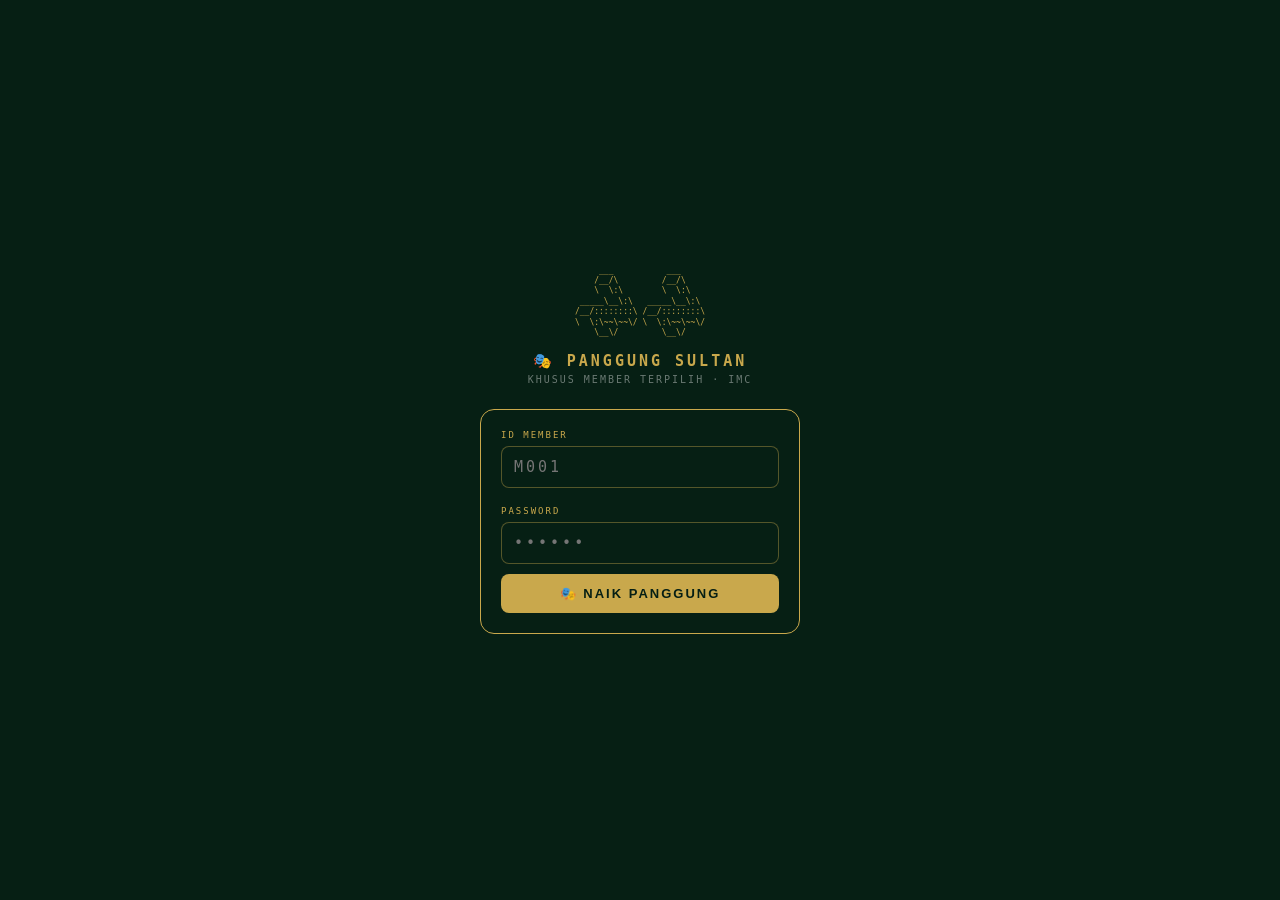
<file: index.html>
<!DOCTYPE html>
<html lang="id">
<head>
<meta charset="UTF-8">
<meta name="viewport" content="width=device-width, initial-scale=1.0, maximum-scale=1.0, user-scalable=no">
<title>🎭 Panggung Sultan — Indramayu Club</title>
<style>
* { box-sizing: border-box; margin: 0; padding: 0; -webkit-tap-highlight-color: transparent; }

body {
  background: #061F14;
  color: #FFFFFF;
  font-family: monospace;
  min-height: 100vh;
  overflow-x: hidden;
}

/* ══ LOGIN SCREEN ══ */
.login-screen {
  position: fixed; inset: 0; background: #061F14;
  display: flex; flex-direction: column;
  align-items: center; justify-content: center;
  z-index: 9999; padding: 24px;
}
.login-screen.hide { display: none; }

.ascii {
  font-size: 8px; line-height: 1.3; color: #C9A84C;
  white-space: pre; margin-bottom: 14px; text-align: left;
}
.login-title {
  font-size: 15px; color: #C9A84C;
  letter-spacing: 3px; font-weight: 700;
  margin-bottom: 4px; text-align: center;
}
.login-sub {
  font-size: 10px; color: #FFFFFF; opacity: 0.4;
  letter-spacing: 2px; margin-bottom: 24px; text-align: center;
}
.login-box {
  width: 100%; max-width: 320px;
  border: 1px solid #C9A84C; border-radius: 14px; padding: 20px;
}
.login-label {
  font-size: 9px; color: #C9A84C;
  letter-spacing: 2px; margin-bottom: 6px; display: block;
}
.login-input {
  width: 100%; background: #061F14;
  border: 1px solid rgba(201,168,76,0.4);
  border-radius: 8px; padding: 11px 12px;
  color: #FFFFFF; font-size: 15px; outline: none;
  margin-bottom: 10px; letter-spacing: 3px; font-family: monospace;
}
.login-input:focus { border-color: #C9A84C; }
.login-btn {
  width: 100%; padding: 12px; background: #C9A84C;
  border: none; border-radius: 8px; color: #061F14;
  font-size: 13px; font-weight: 700; cursor: pointer;
  letter-spacing: 2px;
}
.login-btn:active { opacity: 0.8; }
.login-err {
  font-size: 11px; color: #ff6b6b;
  text-align: center; margin-top: 8px; display: none;
}
.login-err.show { display: block; }

/* ══ MAIN APP ══ */
.wrap { max-width: 480px; margin: 0 auto; padding: 16px 14px 48px; }

/* HEADER */
.header { text-align: center; margin-bottom: 16px; }
.header .badge {
  display: inline-block;
  background: linear-gradient(135deg, #C9A84C, #FFD700);
  color: #061F14; font-size: 9px; font-weight: 700;
  padding: 4px 14px; border-radius: 20px;
  letter-spacing: 2px; margin-bottom: 8px;
}
.header h1 { font-size: 17px; color: #C9A84C; letter-spacing: 2px; }
.header .sub { font-size: 10px; opacity: 0.4; letter-spacing: 1px; margin-top: 3px; }
.g-line {
  width: 60px; height: 1px; margin: 8px auto;
  background: linear-gradient(90deg, #061F14, #C9A84C, #061F14);
}

/* STATUS SERVER */
.server-box {
  border: 1px solid rgba(201,168,76,0.4);
  border-radius: 10px; padding: 10px 12px;
  margin-bottom: 14px; font-size: 11px;
  display: flex; align-items: center; gap: 8px;
}
.s-dot {
  width: 7px; height: 7px; border-radius: 50%;
  background: #C9A84C; flex-shrink: 0;
  animation: blink 2s infinite;
}
.s-dot.offline { background: #ff6b6b; animation: none; }
@keyframes blink { 0%,100%{opacity:1} 50%{opacity:0.2} }
.s-text { color: #C9A84C; font-weight: 600; flex: 1; font-size: 10px; }

/* MEMBER INFO */
.member-card {
  border: 1px solid #C9A84C; border-radius: 12px;
  padding: 14px; margin-bottom: 14px;
  display: flex; align-items: center; gap: 12px;
}
.member-avatar {
  width: 48px; height: 48px; border-radius: 50%;
  border: 2px solid #C9A84C;
  display: flex; align-items: center; justify-content: center;
  font-size: 22px; flex-shrink: 0;
}
.member-info .nama { font-size: 13px; font-weight: 700; color: #FFFFFF; }
.member-info .id { font-size: 10px; color: #C9A84C; margin-top: 2px; }
.member-info .level {
  display: inline-block; margin-top: 5px;
  border: 1px solid #C9A84C; border-radius: 20px;
  padding: 2px 10px; font-size: 9px; color: #C9A84C; letter-spacing: 1px;
}

/* IZIN PANGGUNG */
.izin-box {
  border-radius: 12px; padding: 14px;
  margin-bottom: 14px; text-align: center;
  border: 1px solid #C9A84C;
}
.izin-box.boleh { border-color: #C9A84C; }
.izin-box.tolak { border-color: #ff6b6b; }
.izin-icon { font-size: 32px; margin-bottom: 6px; }
.izin-status { font-size: 13px; font-weight: 700; }
.izin-box.boleh .izin-status { color: #C9A84C; }
.izin-box.tolak .izin-status { color: #ff6b6b; }
.izin-sub { font-size: 10px; opacity: 0.5; margin-top: 4px; }

/* POIN MINI */
.poin-grid {
  display: grid; grid-template-columns: repeat(4,1fr);
  gap: 6px; margin-bottom: 14px;
}
.poin-mini {
  border: 1px solid #C9A84C; border-radius: 8px;
  padding: 8px 4px; text-align: center;
}
.poin-mini .ico { font-size: 14px; display: block; margin-bottom: 3px; }
.poin-mini .nm { font-size: 8px; color: #C9A84C; font-weight: 700; }
.poin-mini .vl { font-size: 13px; font-weight: 700; color: #FFFFFF; }

/* KAMERA PANGGUNG */
.s-label {
  font-size: 9px; color: #C9A84C; letter-spacing: 3px;
  text-transform: uppercase; margin-bottom: 8px; font-weight: 700;
}

.kamera-wrap {
  border: 1px solid #C9A84C; border-radius: 12px;
  overflow: hidden; margin-bottom: 14px;
  position: relative;
}
.kamera-header {
  background: rgba(201,168,76,0.1);
  padding: 10px 12px;
  display: flex; align-items: center; gap: 8px;
  border-bottom: 1px solid rgba(201,168,76,0.3);
}
.live-badge {
  background: #ff3b3b; color: #fff;
  font-size: 9px; font-weight: 700;
  padding: 3px 8px; border-radius: 4px;
  animation: blink 1s infinite;
}
.kamera-title { font-size: 11px; color: #C9A84C; font-weight: 700; flex: 1; }

#video {
  width: 100%; display: none;
  background: #000; max-height: 280px;
  object-fit: cover;
}
#foto {
  width: 100%; display: none;
  border-top: 1px solid rgba(201,168,76,0.3);
}

.kamera-controls {
  padding: 10px 12px;
  display: grid; grid-template-columns: 1fr 1fr 1fr;
  gap: 6px;
}
.ctrl-btn {
  padding: 10px 4px; border-radius: 8px;
  border: 1px solid #C9A84C; font-size: 10px;
  font-weight: 700; cursor: pointer;
  text-align: center; transition: all 0.2s;
  letter-spacing: 0.5px;
}
.ctrl-btn.on  { background: #C9A84C; color: #061F14; }
.ctrl-btn.off { background: transparent; color: #C9A84C; }
.ctrl-btn:active { opacity: 0.7; transform: scale(0.95); }

/* 4 MEMBER PANGGUNG */
.panggung-grid {
  display: grid; grid-template-columns: 1fr 1fr;
  gap: 8px; margin-bottom: 14px;
}
.panggung-card {
  border: 1px solid #C9A84C; border-radius: 10px;
  overflow: hidden; position: relative;
}
.panggung-card.aktif { border-color: #C9A84C; box-shadow: 0 0 15px rgba(201,168,76,0.3); }
.panggung-card.nonaktif { opacity: 0.5; }

.panggung-video {
  width: 100%; aspect-ratio: 4/3;
  background: #000; object-fit: cover;
  display: block;
}
.panggung-overlay {
  position: absolute; inset: 0;
  display: flex; align-items: center; justify-content: center;
  background: rgba(0,0,0,0.6); font-size: 24px;
}
.panggung-info {
  padding: 6px 8px;
  display: flex; justify-content: space-between; align-items: center;
}
.panggung-nama { font-size: 10px; color: #C9A84C; font-weight: 700; }
.panggung-status { font-size: 8px; color: #FFFFFF; opacity: 0.5; }

/* PROPERTI MELAYANG */
.prop-section { margin-bottom: 14px; }
.prop-grid {
  display: grid; grid-template-columns: repeat(4,1fr);
  gap: 6px;
}
.prop-btn {
  border: 1px solid #C9A84C; border-radius: 10px;
  padding: 12px 4px; text-align: center;
  cursor: pointer; transition: all 0.2s;
  position: relative;
}
.prop-btn:active { transform: scale(0.92); background: rgba(201,168,76,0.1); }
.prop-btn .emoji { font-size: 22px; display: block; margin-bottom: 3px; }
.prop-btn .nama { font-size: 8px; color: #C9A84C; font-weight: 700; }
.prop-btn .nilai { font-size: 9px; color: #FFFFFF; opacity: 0.5; margin-top: 1px; }

/* PROPERTI TERBANG */
.prop-fly {
  position: fixed; font-size: 32px; z-index: 9999;
  pointer-events: none;
  filter: drop-shadow(0 0 8px #C9A84C);
  animation: terbang 1.3s forwards;
}
@keyframes terbang {
  0%   { transform: translate(0,0) scale(0.5) rotate(0deg); opacity: 1; }
  100% { transform: translate(var(--tx),var(--ty)) scale(1.5) rotate(720deg); opacity: 0; }
}
.hit-fx {
  position: fixed; font-size: 40px; z-index: 9998;
  pointer-events: none; animation: pop 0.7s forwards;
  filter: drop-shadow(0 0 14px #FFD700);
}
@keyframes pop {
  0%   { transform: translate(-50%,-50%) scale(0); opacity: 1; }
  100% { transform: translate(-50%,-50%) scale(2.2); opacity: 0; }
}

/* LOG BOX */
.log-box {
  border: 1px solid rgba(201,168,76,0.3);
  border-radius: 10px; padding: 10px 12px;
  margin-bottom: 14px; max-height: 140px;
  overflow-y: auto; font-size: 11px;
  line-height: 1.7; color: #FFFFFF; opacity: 0.7;
  font-family: monospace;
}
.log-item { border-bottom: 1px solid rgba(201,168,76,0.1); padding: 2px 0; }
.log-item:last-child { border-bottom: none; }
.log-item span { color: #C9A84C; }

/* CHAT PANGGUNG */
.chat-input-row { display: flex; gap: 6px; margin-bottom: 14px; }
.chat-input {
  flex: 1; background: #061F14; border: 1px solid #C9A84C;
  border-radius: 8px; padding: 10px 12px;
  color: #FFFFFF; font-size: 12px; outline: none;
  font-family: monospace;
}
.chat-input::placeholder { color: #FFFFFF; opacity: 0.3; }
.chat-send {
  padding: 10px 14px; background: #C9A84C; border: none;
  border-radius: 8px; color: #061F14; font-size: 11px;
  font-weight: 700; cursor: pointer; letter-spacing: 1px;
}
.chat-send:active { opacity: 0.7; }

/* TOAST */
.toast-box { position: fixed; bottom: 20px; right: 14px; z-index: 99999; }
.toast {
  background: #061F14; color: #C9A84C;
  border: 1px solid #C9A84C; padding: 8px 14px;
  border-radius: 8px; font-size: 11px; margin-top: 5px;
  font-weight: 600; animation: slideIn 0.3s ease;
}
@keyframes slideIn { from{transform:translateX(60px);opacity:0} to{transform:translateX(0);opacity:1} }

/* FOOTER */
.footer {
  text-align: center; padding-top: 14px;
  border-top: 1px solid rgba(201,168,76,0.2);
  font-size: 9px; color: #FFFFFF; opacity: 0.3; letter-spacing: 1px;
}
.footer b { color: #C9A84C; opacity: 1; }
</style>
</head>
<body>

<!-- ══ LOGIN SCREEN (SUDAH DIPERBAIKI) ══ -->
<div class="login-screen" id="loginScreen">
<pre class="ascii">     ___           ___     
    /__/\         /__/\    
    \  \:\        \  \:\   
 _____\__\:\   _____\__\:\ 
/__/::::::::\ /__/::::::::\
\  \:\~~\~~\/ \  \:\~~\~~\/
    \__\/         \__\/    </pre>

  <div class="login-title">🎭 PANGGUNG SULTAN</div>
  <div class="login-sub">KHUSUS MEMBER TERPILIH · IMC</div>

  <div class="login-box">
    <label class="login-label">ID MEMBER</label>
    <input class="login-input" id="inputId" placeholder="M001" maxlength="10"
      onkeydown="if(event.key==='Enter') doLogin()">
    <label class="login-label" style="margin-top:8px;">PASSWORD</label>
    <input class="login-input" type="password" id="inputPass" placeholder="••••••"
      onkeydown="if(event.key==='Enter') doLogin()">
    <button class="login-btn" onclick="doLogin()">🎭 NAIK PANGGUNG</button>
    <div class="login-err" id="loginErr">❌ ID/Password salah atau belum terpilih minggu ini!</div>
  </div>
</div>

<!-- ══ MAIN APP ══ -->
<div class="wrap" id="mainApp" style="display:none;">

  <!-- HEADER -->
  <div class="header">
    <div class="badge" id="badgeLevel">🎭 PANGGUNG SULTAN</div>
    <h1>INDRAMAYU CLUB TV</h1>
    <div class="g-line"></div>
    <p class="sub">Member Terpilih · Minggu Ini · Live Panggung</p>
  </div>

  <!-- STATUS SERVER -->
  <div class="server-box">
    <div class="s-dot" id="serverDot"></div>
    <div class="s-text" id="serverText">Menghubungkan ke PiramidaGuard...</div>
    <span style="font-size:9px;color:#FFFFFF;opacity:0.3;" id="serverPort">:8888</span>
  </div>

  <!-- MEMBER INFO -->
  <div class="member-card">
    <div class="member-avatar" id="memberAvatar">👤</div>
    <div class="member-info">
      <div class="nama" id="memberNama">Member</div>
      <div class="id" id="memberId">ID: —</div>
      <div class="level" id="memberLevel">⭐ PANGGUNG SULTAN</div>
    </div>
  </div>

  <!-- STATUS IZIN -->
  <div class="izin-box boleh" id="izinBox">
    <div class="izin-icon" id="izinIcon">✅</div>
    <div class="izin-status" id="izinStatus">Izin Panggung Aktif</div>
    <div class="izin-sub" id="izinSub">Kamera siap dinyalakan</div>
  </div>

  <!-- SALDO POIN -->
  <div class="s-label">✦ Saldo Poin</div>
  <div class="poin-grid">
    <div class="poin-mini">
      <span class="ico">🟡</span>
      <div class="nm">KARA</div>
      <div class="vl" id="saldoKara">0</div>
    </div>
    <div class="poin-mini">
      <span class="ico">💠</span>
      <div class="nm">Rp NUR</div>
      <div class="vl" id="saldoNur">0</div>
    </div>
    <div class="poin-mini">
      <span class="ico">🎁</span>
      <div class="nm">GifNur</div>
      <div class="vl" id="saldoGif">0</div>
    </div>
    <div class="poin-mini">
      <span class="ico">🎟️</span>
      <div class="nm">Vch Nur</div>
      <div class="vl" id="saldoVch">0</div>
    </div>
  </div>

  <!-- KAMERA PANGGUNG -->
  <div class="s-label">📸 Kamera Panggung Anda</div>
  <div class="kamera-wrap">
    <div class="kamera-header">
      <div class="live-badge" id="liveBadge" style="display:none;">● LIVE</div>
      <div class="kamera-title" id="kameraTitle">📷 Kamera Siap</div>
    </div>
    <video id="video" autoplay playsinline></video>
    <canvas id="canvas" style="display:none;"></canvas>
    <img id="foto" alt="Foto">
    <div class="kamera-controls">
      <div class="ctrl-btn off" id="btnKamera" onclick="toggleKamera()">📷 ON</div>
      <div class="ctrl-btn off" onclick="gantKamera()">🔄 Ganti</div>
      <div class="ctrl-btn off" onclick="ambilFoto()">📸 Foto</div>
    </div>
  </div>

  <!-- 4 MEMBER PANGGUNG -->
  <div class="s-label">🎭 4 Member Panggung Minggu Ini</div>
  <div class="panggung-grid" id="panggungGrid">
    <!-- diisi JS -->
  </div>

  <!-- PROPERTI MELAYANG -->
  <div class="prop-section">
    <div class="s-label">✦ Lempar Properti</div>
    <div class="prop-grid">
      <div class="prop-btn" onclick="lempar('💣','Bom',50000,'Rp NUR')">
        <span class="emoji">💣</span>
        <div class="nama">BOM</div>
        <div class="nilai">50K Rp NUR</div>
      </div>
      <div class="prop-btn" onclick="lempar('🩴','Sandal',25000,'Rp NUR')">
        <span class="emoji">🩴</span>
        <div class="nama">SANDAL</div>
        <div class="nilai">25K Rp NUR</div>
      </div>
      <div class="prop-btn" onclick="lempar('🎁','GifNur',1,'GifNur')">
        <span class="emoji">🎁</span>
        <div class="nama">GIFNUR</div>
        <div class="nilai">1 GifNur</div>
      </div>
      <div class="prop-btn" onclick="lempar('🎟️','Voucher',1,'Voucher Nur')">
        <span class="emoji">🎟️</span>
        <div class="nama">VOUCHER</div>
        <div class="nilai">1 Vch Nur</div>
      </div>
      <div class="prop-btn" onclick="lempar('💐','Bunga',5000,'Rp NUR')">
        <span class="emoji">💐</span>
        <div class="nama">BUNGA</div>
        <div class="nilai">5K Rp NUR</div>
      </div>
      <div class="prop-btn" onclick="lempar('👑','Mahkota',100000,'KARA')">
        <span class="emoji">👑</span>
        <div class="nama">MAHKOTA</div>
        <div class="nilai">100K KARA</div>
      </div>
      <div class="prop-btn" onclick="lempar('🌟','Bintang',10000,'Rp NUR')">
        <span class="emoji">🌟</span>
        <div class="nama">BINTANG</div>
        <div class="nilai">10K Rp NUR</div>
      </div>
      <div class="prop-btn" onclick="lempar('🎆','Kembang Api',15000,'Rp NUR')">
        <span class="emoji">🎆</span>
        <div class="nama">KEMBANG</div>
        <div class="nilai">15K Rp NUR</div>
      </div>
    </div>
  </div>

  <!-- LOG SISTEM -->
  <div class="s-label">📋 Log Panggung</div>
  <div class="log-box" id="logBox">
    <div class="log-item"><span>[SISTEM]</span> PiramidaGuard aktif. Menunggu koneksi...</div>
  </div>

  <!-- CHAT PANGGUNG -->
  <div class="s-label">💬 Chat Panggung</div>
  <div class="chat-input-row">
    <input class="chat-input" id="chatInput"
      placeholder="Kirim pesan ke panggung..."
      onkeydown="if(event.key==='Enter') kirimChat()">
    <button class="chat-send" onclick="kirimChat()">KIRIM</button>
  </div>

  <!-- FOOTER -->
  <div class="footer">
    <b>✦ INDRAMAYU CLUB TV · PANGGUNG SULTAN ✦</b><br>
    KARA · Rp NUR · GifNur · Voucher Nur<br>
    Deploy @32 · PiramidaGuard v3.2
  </div>

</div>

<div class="toast-box" id="toastBox"></div>

<script>
// ══════════════════════════════════════
//  CONFIG — IP GCP SUDAH DIMASUKKAN!
// ══════════════════════════════════════
const IP_SERVER = 'http://34.170.37.50:8888'; 

// Data lokal awal untuk backup jika mode offline
const MEMBER_DB_LOCAL = {
  'M001': { nama: 'Member Satu',   level: '👑 Sultan 1', avatar: '👑', kara: 1250, nur: 87500, gif: 3, vch: 2 },
  'M002': { nama: 'Member Dua',    level: '👑 Sultan 2', avatar: '🌟', kara: 800,  nur: 56000, gif: 2, vch: 1 },
  'M003': { nama: 'Member Tiga',   level: '🏅 Raja',     avatar: '🏅', kara: 500,  nur: 35000, gif: 1, vch: 1 },
  'M005': { nama: 'Member Lima',   level: '⭐ Bangsawan', avatar: '⭐', kara: 300,  nur: 21000, gif: 1, vch: 0 },
};

const PEMENANG = ['M001','M002','M003','M005'];

let memberAktif = null;
let streamKamera = null;
let facingMode   = 'user';
let kameraOn     = false;

// ══ PROSES LOGIN ASLI (MENEMBAK KE VM GCP) ══
async function doLogin() {
  const id   = document.getElementById('inputId').value.trim().toUpperCase();
  const pass = document.getElementById('inputPass').value.trim();
  const err  = document.getElementById('loginErr');

  if (!id || !pass) {
    alert("ID dan Password tidak boleh kosong!");
    return;
  }

  try {
    const respon = await fetch(`${IP_SERVER}/login-member`, {
      method: 'POST',
      headers: { 'Content-Type': 'application/json' },
      body: JSON.stringify({ id: id, password: pass })
    });

    const hasil = await respon.json();

    if (respon.status === 200 && hasil.status === "sukses") {
      const profilLokal = MEMBER_DB_LOCAL[id] || { nama: hasil.nama, level: '⭐ Member', avatar: '👤', kara: 0, nur: 0, gif: 0, vch: 0 };
      memberAktif = { id, ...profilLokal };
      masukApp();
    } else {
      err.textContent = `❌ ${hasil.pesan || 'Akses ditolak!'}`;
      err.classList.add('show');
    }
  } catch (errKoneksi) {
    console.log("Koneksi gagal, beralih ke validasi lokal...");
    const member = MEMBER_DB_LOCAL[id];
    if (member && ((id === 'M001' && pass === 'nur001') || (id === 'M002' && pass === 'nur002') || (id === 'M003' && pass === 'nur003') || (id === 'M005' && pass === 'nur005'))) {
      memberAktif = { id, ...member };
      masukApp();
      addLog('SISTEM', 'Masuk menggunakan backup data lokal (Server GCP Offline).');
    } else {
      err.textContent = "❌ Gagal terhubung ke server pusat & data lokal tidak cocok!";
      err.classList.add('show');
    }
  }
}

function masukApp() {
  document.getElementById('loginScreen').style.display = 'none';
  document.getElementById('mainApp').style.display = 'block';

  document.getElementById('memberAvatar').textContent = memberAktif.avatar;
  document.getElementById('memberNama').textContent   = memberAktif.nama;
  document.getElementById('memberId').textContent     = 'ID: ' + memberAktif.id;
  document.getElementById('memberLevel').textContent  = memberAktif.level;
  document.getElementById('badgeLevel').textContent   = memberAktif.level + ' PANGGUNG';

  updateTampilanSaldo();
  renderPanggung();
  cekIzinServer();

  addLog('SISTEM', `${memberAktif.nama} (${memberAktif.id}) berhasil naik panggung.`);
  toast('🎭 Selamat datang ' + memberAktif.nama + '!');
}

function updateTampilanSaldo() {
  document.getElementById('saldoKara').textContent = memberAktif.kara.toLocaleString('id');
  document.getElementById('saldoNur').textContent  = memberAktif.nur.toLocaleString('id');
  document.getElementById('saldoGif').textContent  = memberAktif.gif;
  document.getElementById('saldoVch').textContent  = memberAktif.vch;
}

async function cekIzinServer() {
  const dot  = document.getElementById('serverDot');
  const text = document.getElementById('serverText');
  const izinBox = document.getElementById('izinBox');
  const izinIcon = document.getElementById('izinIcon');
  const izinStatus = document.getElementById('izinStatus');
  const izinSub = document.getElementById('izinSub');

  try {
    const r = await fetch(`${IP_SERVER}/cek-izin-streaming?id=${memberAktif.id}`);
    const d = await r.json();

    if (d.bolehStreaming) {
      dot.classList.remove('offline');
      text.textContent = 'PiramidaGuard: ✅ Jalur Koneksi Aman';
      izinBox.className = "izin-box boleh";
      izinIcon.textContent = "✅";
      izinStatus.textContent = "Izin Panggung Aktif";
      izinSub.textContent = "Kamera Anda diizinkan mengudara minggu ini.";
      addLog('SERVER', `Izin streaming dikonfirmasi oleh pusat untuk ID: ${memberAktif.id}`);
    } else {
      dot.classList.add('offline');
      text.textContent = 'PiramidaGuard: 🔒 Hak Akses Terkunci';
      izinBox.className = "izin-box tolak";
      izinIcon.textContent = "❌";
      izinStatus.textContent = "Izin Panggung Ditangguhkan";
      izinSub.textContent = "Anda belum terpilih dalam undian minggu ini.";
      addLog('SERVER', `ID ${memberAktif.id} dilarang live oleh sistem pusat.`);
    }
  } catch(e) {
    dot.classList.add('offline');
    text.textContent = 'Mode Offline: Menggunakan Sesi Mandiri';
    addLog('SERVER', 'Gagal verifikasi ke server GCP, berjalan dalam mode luring.');
  }
}

function renderPanggung() {
  const grid = document.getElementById('panggungGrid');
  grid.innerHTML = '';
  PEMENANG.forEach(id => {
    const m   = MEMBER_DB_LOCAL[id];
    const aku = id === memberAktif.id;
    grid.innerHTML += `
    <div class="panggung-card ${aku ? 'aktif' : 'nonaktif'}" id="kartu-${id}">
      <div style="position:relative;">
        <div class="panggung-video" style="background:#000;display:flex;align-items:center;justify-content:center;height:100px;">
          <span style="font-size:${aku ? '40px' : '28px'}">${m.avatar}</span>
        </div>
        ${aku ? '<div style="position:absolute;top:4px;left:4px;background:#C9A84C;color:#061F14;font-size:8px;padding:2px 6px;border-radius:4px;font-weight:700;">ANDA</div>' : ''}
      </div>
      <div class="panggung-info">
        <div class="panggung-nama">${m.nama.split(' ')[0]}</div>
        <div class="panggung-status">${aku ? '🔴 LIVE' : '⚫ Standby'}</div>
      </div>
    </div>`;
  });
}

async function toggleKamera() {
  try {
    const r = await fetch(`${IP_SERVER}/cek-izin-streaming?id=${memberAktif.id}`);
    const d = await r.json();
    
    if (!d.bolehStreaming) {
      toast('❌ Akses ditolak! Anda tidak memenangkan undian panggung.');
      addLog('SISTEM', 'Pemblokiran kamera: ID tidak terdaftar di daftar pemenang.');
      return;
    }
  } catch(e) {
    console.log("Koneksi bypass offline");
  }

  if (kameraOn) {
    matikanKamera();
  } else {
    await nyalakanKamera();
  }
}

async function nyalakanKamera() {
  const video = document.getElementById('video');
  const btn   = document.getElementById('btnKamera');
  try {
    if (streamKamera) streamKamera.getTracks().forEach(t => t.stop());
    streamKamera = await navigator.mediaDevices.getUserMedia({
      video: { facingMode, width: 640, height: 480 },
      audio: false
    });
    video.srcObject = streamKamera;
    video.style.display = 'block';
    btn.textContent = '⏹ OFF';
    btn.classList.replace('off','on');
    document.getElementById('liveBadge').style.display = 'inline';
    document.getElementById('kameraTitle').textContent = '🔴 LIVE — ' + memberAktif.nama;
    kameraOn = true;
    addLog('KAMERA', 'Kamera HP aktif mengudara ke Stasiun Pusat.');
    toast('📸 Kamera ON · Anda sedang LIVE!');
  } catch(err) {
    addLog('ERROR', 'Gagal membuka hardware kamera: ' + err.message);
    toast('❌ Jalur HTTPS/WebKit diblokir: ' + err.message);
  }
}

function matikanKamera() {
  if (streamKamera) streamKamera.getTracks().forEach(t => t.stop());
  const video = document.getElementById('video');
  video.style.display = 'none';
  video.srcObject = null;
  const btn = document.getElementById('btnKamera');
  btn.textContent = '📷 ON';
  btn.classList.replace('on','off');
  document.getElementById('liveBadge').style.display = 'none';
  document.getElementById('kameraTitle').textContent = '📷 Kamera Standby';
  kameraOn = false;
  addLog('KAMERA', 'Aktivitas kamera dihentikan.');
  toast('⏹ Kamera OFF');
}

function gantKamera() {
  facingMode = facingMode === 'user' ? 'environment' : 'user';
  if (kameraOn) nyalakanKamera();
  toast('🔄 Ganti ke kamera ' + (facingMode === 'user' ? 'depan' : 'belakang'));
}

function ambilFoto() {
  const video  = document.getElementById('video');
  const canvas = document.getElementById('canvas');
  const foto   = document.getElementById('foto');
  if (!kameraOn) { toast('❌ Nyalakan kamera dulu!'); return; }
  canvas.width  = video.videoWidth;
  canvas.height = video.videoHeight;
  canvas.getContext('2d').drawImage(video, 0, 0);
  foto.src = canvas.toDataURL('image/jpeg', 0.85);
  foto.style.display = 'block';
  addLog('FOTO', ' snapshot panggung berhasil disimpan.');
  toast('📸 Foto panggung disimpan!');
}

function lempar(emoji, nama, nilai, satuan) {
  if (satuan === 'Rp NUR' && memberAktif.nur < nilai) { toast('❌ Saldo Rp NUR tidak mencukupi!'); return; }
  if (satuan === 'GifNur' && memberAktif.gif < nilai) { toast('❌ Saldo GifNur tidak mencukupi!'); return; }
  if (satuan === 'Voucher Nur' && memberAktif.vch < nilai) { toast('❌ Saldo Voucher tidak mencukupi!'); return; }
  if (satuan === 'KARA' && memberAktif.kara < nilai) { toast('❌ Saldo KARA tidak mencukupi!'); return; }

  const targets = document.querySelectorAll('.panggung-card:not(.aktif)');
  if (targets.length === 0) { toast('Tidak ada target member lain di panggung!'); return; }
  const target = targets[Math.floor(Math.random() * targets.length)];
  const tR = target.getBoundingClientRect();
  const bR = event.target.closest('.prop-btn').getBoundingClientRect();

  const fly = document.createElement('div');
  fly.className = 'prop-fly';
  fly.textContent = emoji;
  fly.style.left = (bR.left + bR.width/2) + 'px';
  fly.style.top  = (bR.top + window.scrollY + bR.height/2) + 'px';
  fly.style.setProperty('--tx', ((tR.left + tR.width/2)  - (bR.left + bR.width/2))  + 'px');
  fly.style.setProperty('--ty', ((tR.top  + tR.height/2) - (bR.top  + bR.height/2)) + 'px');
  document.body.appendChild(fly);
  setTimeout(() => fly.remove(), 1400);

  setTimeout(() => {
    const hit = document.createElement('div');
    hit.className = 'hit-fx';
    hit.textContent = emoji;
    hit.style.left = (tR.left + tR.width/2)  + 'px';
    hit.style.top  = (tR.top  + tR.height/2) + 'px';
    document.body.appendChild(hit);
    setTimeout(() => hit.remove(), 750);
  }, 1200);

  if (satuan === 'Rp NUR') { memberAktif.nur -= nilai; } 
  else if (satuan === 'GifNur') { memberAktif.gif -= nilai; } 
  else if (satuan === 'Voucher Nur') { memberAktif.vch -= nilai; } 
  else if (satuan === 'KARA') { memberAktif.kara -= nilai; }

  updateTampilanSaldo();
  addLog('PROPERTI', `${emoji} ${nama} dilemparkan · Beban −${nilai.toLocaleString('id')} ${satuan}`);
  toast(`${emoji} ${nama} Sukses Dikirim!`);
}

function kirimChat() {
  const input = document.getElementById('chatInput');
  const msg   = input.value.trim();
  if (!msg) return;
  input.value = '';
  addLog('CHAT', `${memberAktif.nama}: ${msg}`);
  toast('💬 Pesan disiarkan ke panggung');
}

function addLog(tipe, pesan) {
  const box  = document.getElementById('logBox');
  const item = document.createElement('div');
  item.className = 'log-item';
  item.innerHTML = `<span>[${tipe}]</span> ${new Date().toLocaleTimeString('id')} — ${pesan}`;
  box.appendChild(item);
  box.scrollTop = box.scrollHeight;
}

function toast(pesan) {
  const box = document.getElementById('toastBox');
  const t   = document.createElement('div');
  t.className = 'toast';
  t.textContent = pesan;
  box.appendChild(t);
  setTimeout(() => t.remove(), 3000);
}
</script>
</body>
</html>
</file>
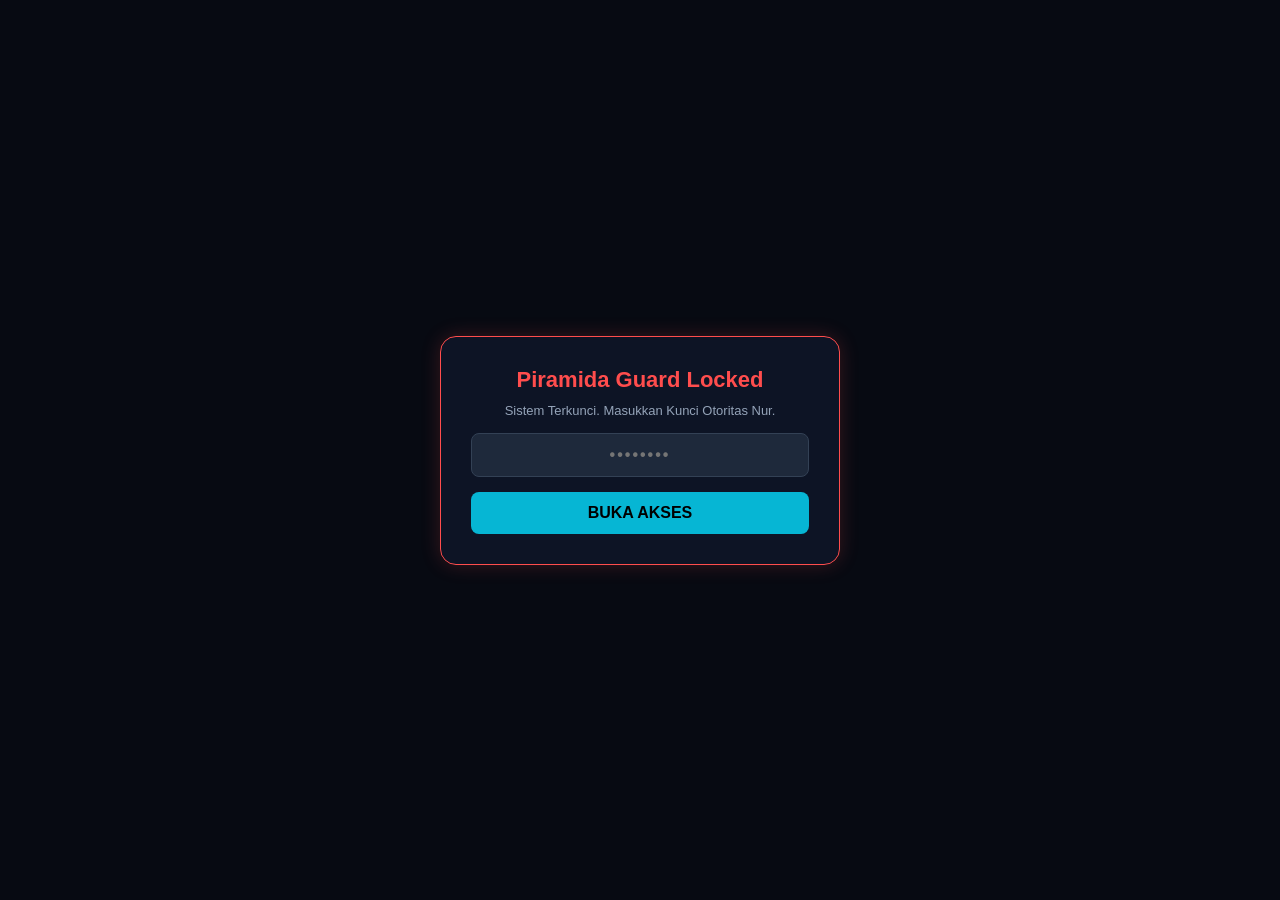
<file: administrasi.html>
<!DOCTYPE html>
<html lang="id">
<head>
  <meta charset="UTF-8">
  <meta name="viewport" content="width=device-width, initial-scale=1.0, maximum-scale=1.0, user-scalable=no">
  <title>Pusat Kendali - Indramayu Club Makrifat</title>
  <style>
    /* ═══ THEME DARK & BLUE CYAN GLASSMORPHISM ═══ */
    * { box-sizing: border-box; margin: 0; padding: 0; font-family: 'Segoe UI', Tahoma, Geneva, Verdana, sans-serif; }
    body { background-color: #0b111e; color: #e2e8f0; min-height: 100vh; overflow-x: hidden; }
    
    /* Gerbang Keamanan Blokir */
    #lockScreen { position: fixed; top:0; left:0; width:100vw; height:100vh; background:#070a12; display:flex; flex-direction:column; justify-content:center; align-items:center; z-index:9999; text-align:center; padding:20px; }
    .lock-box { background: rgba(15, 23, 42, 0.8); border: 1px solid #ff4d4d; border-radius: 16px; padding: 30px; max-width: 400px; width: 100%; box-shadow: 0 0 20px rgba(255,77,77,0.2); }
    .lock-box h2 { color: #ff4d4d; margin-bottom: 10px; font-size: 22px; }
    .lock-input { width: 100%; padding: 12px; margin: 15px 0; border-radius: 8px; border: 1px solid #334155; background: #1e293b; color: #fff; text-align: center; font-size: 16px; font-weight: bold; letter-spacing: 2px; }
    .lock-btn { width: 100%; padding: 12px; border: none; border-radius: 8px; background: #06b6d4; color: #000; font-weight: bold; cursor: pointer; font-size: 16px; transition: 0.3s; }
    .lock-btn:hover { background: #22d3ee; }

    /* Konten Utama (Disembunyikan Sebelum Lolos Kunci) */
    #mainContent { display: none; padding: 20px; }
    header { background: rgba(15, 23, 42, 0.6); backdrop-filter: blur(10px); border: 1px solid rgba(6, 182, 212, 0.2); padding: 20px; border-radius: 16px; margin-bottom: 20px; text-align: center; }
    header h1 { color: #06b6d4; font-size: 24px; text-shadow: 0 0 10px rgba(6,182,212,0.3); }
    
    /* Struktur Anggota */
    .member-list { display: grid; grid-template-columns: repeat(auto-fill, minmax(150px, 1fr)); gap: 15px; margin-top: 20px; }
    .member-card { background: #131c2e; border: 1px solid #1e293b; border-radius: 12px; padding: 15px; text-align: center; cursor: pointer; transition: 0.2s; }
    .member-card:hover { border-color: #06b6d4; background: #162238; }
    .avatar { width: 50px; height: 50px; border-radius: 50%; background: #06b6d4; color: #000; display: flex; align-items: center; justify-content: center; font-weight: bold; font-size: 20px; margin: 0 auto 10px; }

    /* ═══ MODAL POPUP ANDROID STYLE ═══ */
    .modal-overlay { position: fixed; top: 0; left: 0; width: 100%; height: 100%; background: rgba(0,0,0,0.7); display: none; align-items: center; justify-content: center; z-index: 1000; padding: 20px; }
    .modal-box { background: #131c2e; border: 1px solid #06b6d4; width: 100%; max-width: 360px; border-radius: 16px; overflow: hidden; animation: zoomIn 0.2s ease-out; }
    .modal-header { background: linear-gradient(135deg, #0e243a, #06b6d4); padding: 15px; display: flex; align-items: center; justify-content: space-between; }
    .modal-title-group { display: flex; align-items: center; gap: 12px; }
    .modal-body { padding: 20px; }
    .status-card { background: #1e293b; border-radius: 12px; padding: 15px; border-left: 4px solid #06b6d4; margin-bottom: 15px; }
    .status-row { display: flex; justify-content: space-between; font-size: 13px; margin-top: 6px; }
    .sapaan-box { background: rgba(6, 182, 212, 0.05); border: 1px solid rgba(6, 182, 212, 0.1); border-radius: 10px; padding: 12px; font-size: 13px; font-style: italic; color: #a5f3fc; }
    .modal-footer { display: flex; gap: 10px; padding: 15px; background: #0f172a; }
    .btn-action { flex: 1; padding: 10px; border: none; border-radius: 8px; font-weight: bold; cursor: pointer; text-align: center; font-size: 13px; }

    @keyframes zoomIn { from { transform: scale(0.9); opacity: 0; } to { transform: scale(1); opacity: 1; } }
  </style>
</head>
<body>
<select id="menu-dropdown-dev" onchange="pindahSektorOtomatis(this.value)">
  <option value="">-- Pilih Sektor --</option>
  <option value="administrasi">🏠 Sektor Administrasi Utama</option>
  <option value="bagian1">🌟 Dimensi Elite / Bagian 1</option>
  <option value="bagian2">📊 Laporan Aset Digital / Bagian 2</option>
</select>

  <!-- 1. GERBANG KEUANGAN & AKSES NUR -->
  <div id="lockScreen">
    <div class="lock-box">
      <h2>Piramida Guard Locked</h2>
      <p style="color: #94a3b8; font-size: 13px;">Sistem Terkunci. Masukkan Kunci Otoritas Nur.</p>
      <input type="password" id="inputKunci" class="lock-input" placeholder="••••••••" onkeyup="if(event.key === 'Enter') validasiAkses()">
      <button class="lock-btn" onclick="validasiAkses()">BUKA AKSES</button>
      <div id="errorMsg" style="color: #ff4d4d; font-size: 12px; margin-top: 10px; display: none;">❌ Kunci Salah! Akses ditolak.</div>
    </div>
  </div>
<div class="glass-card" style="padding:12px; display:flex; flex-direction:column; gap:10px;">

  <div style="display:flex; flex-direction:column; gap:4px;">
    <label for="menu-dropdown-dev" style="font-size:10px; color:var(--gold); font-weight:700; letter-spacing:0.5px;">PILIH HALAMAN (DEV MODE)>

    <select id="menu-dropdown-dev" onchange="if (this.value) window.location.href=this.value;" style="width:100%; background:rgba(0,0,0,0.4); border:1px solid rgba(168,126,46,0>
      <option value="">-- Pilih Menu --</option>
      <option value="https://script.google.com/macros/s/AKfycbx3BAf5c4Yje5OTaJ3ZnEvnvTPfHwOcCuKeH9-c_8zJ/dev?p=administrasi">🏠 Beranda / Administrasi</option>
      <option value="https://script.google.com/macros/s/AKfycbx3BAf5c4Yje5OTaJ3ZnEvnvTPfHwOcCuKeH9-c_8zJ/dev?p=android">🤖 Aplikasi Android</option>
      <option value="https://script.google.com/macros/s/AKfycbx3BAf5c4Yje5OTaJ3ZnEvnvTPfHwOcCuKeH9-c_8zJ/dev?p=kamus">📖 Kamus Dayak Ngaju</option>
      <option value="https://script.google.com/macros/s/AKfycbx3BAf5c4Yje5OTaJ3ZnEvnvTPfHwOcCuKeH9-c_8zJ/dev?p=halaman2">📊 Halaman 2 (Laporan)</option>
    </select>
  </div>

  <hr style="border:none; border-top:1px solid var(--border); margin:4px 0;">

  <ul class="menu-list">
    <li onclick="window.location.href='https://script.google.com/macros/s/AKfycbx3BAf5c4Yje5OTaJ3ZnEvnvTPfHwOcCuKeH9-c_8zJ/dev?p=administrasi'">🏠 Beranda</li>
    <li onclick="window.location.href='https://script.google.com/macros/s/AKfycbx3BAf5c4Yje5OTaJ3ZnEvnvTPfHwOcCuKeH9-c_8zJ/dev?p=android'">🤖 Android</li>
    <li onclick="window.location.href='https://script.google.com/macros/s/AKfycbx3BAf5c4Yje5OTaJ3ZnEvnvTPfHwOcCuKeH9-c_8zJ/dev?p=kamus'">📖 Kamus</li>
    <li onclick="window.location.href='https://script.google.com/macros/s/AKfycbx3BAf5c4Yje5OTaJ3ZnEvnvTPfHwOcCuKeH9-c_8zJ/dev?p=halaman2'">📊 Halaman 2</li>
  </ul>
</div>

  <!-- 1. GERBANG KEUANGAN & AKSES NUR -->
  <div id="lockScreen">
    <div class="lock-box">
      <h2>Piramida Guard Locked</h2>
      <p style="color: #94a3b8; font-size: 13px;">Sistem Terkunci. Masukkan Kunci Otoritas Nur.</p>
      <input type="password" id="inputKunci" class="lock-input" placeholder="••••••••" onkeyup="if(event.key === 'Enter') validasiAkses()">
      <button class="lock-btn" onclick="validasiAkses()">BUKA AKSES</button>
      <div id="errorMsg" style="color: #ff4d4d; font-size: 12px; margin-top: 10px; display: none;">❌ Kunci Salah! Akses ditolak.</div>
    </div>
  </div>
<div class="glass-card" style="padding:12px; display:flex; flex-direction:column; gap:10px;">
  
  <div style="display:flex; flex-direction:column; gap:4px;">
    <label for="menu-dropdown-dev" style="font-size:10px; color:var(--gold); font-weight:700; letter-spacing:0.5px;">PILIH HALAMAN (DEV MODE)</label>
    <!-- 2. KONTEN PORTAL UTAMA (ADMIN NUR) -->
  <div id="mainContent">
    <header>
      <h1>Pusat Administrasi Indramayu Club</h1>
      <p style="color: #94a3b8; font-size: 13px; margin-top: 5px;">Otoritas Sistem: Admin Utama (JAMHARI DULKOHAR)</p>
    </header>

    <h3 style="color: #06b6d4; margin-bottom: 10px;">Daftar Anggota / Kanca</h3>
    <p style="font-size: 13px; color: #94a3b8; margin-bottom: 15px;">Klik kartu nama di bawah untuk memunculkan detail gawai & profil Android. Terima&kasih</p>

    <div class="member-list">
      <div class="member-card" onclick="bukaModal('Pak Jamhari')">
        <div class="avatar" style="background:#22d3ee;">J</div><strong>Pak Jamhari</strong>
        <div style="font-size:11px; color:#06b6d4; margin-top:4px;">PLATINUM</div>
      </div>
      <div class="member-card" onclick="bukaModal('Ahmad Fauzi')">
        <div class="avatar" style="background:#94a3b8;">A</div><strong>Ahmad Fauzi</strong>
        <div style="font-size:11px; color:#94a3b8; margin-top:4px;">SILVER</div>
      </div>
      <div class="member-card" onclick="bukaModal('Siti Nurhaliza')">
        <div class="avatar" style="background:#fbbf24;">S</div> <strong>Siti Nurhaliza</strong>
        <div style="font-size:11px; color:#fbbf24; margin-top:4px;">GOLD</div>
      </div>
      
    <div class="member-list">
      <div class="member-card" onclick="bukaModal('Pak Jamhari')">
        <div class="avatar" style="background:#22d3ee;">J</div><strong>Pak Jamhari</strong>
        <div style="font-size:11px; color:#06b6d4; margin-top:4px;">PLATINUM</div>
      </div>                                                                                               <div class="member-card" onclick="bukaModal('Ahmad Fauzi')">
        <div class="avatar" style="background:#94a3b8;">A</div><strong>Ahmad Fauzi</strong>
        <div style="font-size:11px; color:#94a3b8; margin-top:4px;">SILVER</div>
      </div>
      <div class="member-card" onclick="bukaModal('Siti Nurhaliza')">
        <div class="avatar" style="background:#fbbf24;">S</div> <strong>Siti Nurhaliza</strong>
        <div style="font-size:11px; color:#fbbf24; margin-top:4px;">GOLD</div>
      </div>

    </div>
  </div>

  <!-- 3. MODAL POPUP DETAIL MEMBER ANDROID -->
  <div id="androidModal" class="modal-overlay" onclick="tutupModal(event)"><div class="modal-box">
      <div class="modal-header"><div class="modal-title-group">
          <div id="mAva" class="avatar" style="width:36px; height:36px; font-size:16px; margin:0;">?</div>
          <div>
            <div id="mName" style="font-size: 14px; font-weight: bold; color: #fff;">Nama</div>
            <div id="mRole" style="font-size: 11px; color: #a5f3fc;">Role</div>
          </div>
        </div>
        <div style="cursor:pointer; color:#fff;" onclick="document.getElementById('androidModal').style.display='none'">✕</div>
      </div>
      <div class="modal-body">
        <div class="status-card">
          <div style="font-size: 10px; color: #06b6d4; font-weight: bold; letter-spacing: 1px;">OTORITAS GAWAI & INFRASTRUKTUR</div>
          <div class="status-row" style="margin-top:10px;">
            <span>Lencana:</span><strong id="mBadge" style="color:#fbbf24;">-</strong>
          </div>
          <div class="status-row">
            <span>Status Perangkat:</span><strong style="color: #22c55e;">● Terhubung (Acode)</strong>
          </div>
          <div class="status-row">
            <span>Terminal Core:</span><strong>Android (Termux Environment)</strong>
          </div>
        </div>
        <div class="sapaan-box">
          <strong>💬 Sapaan Pilihan:</strong>
          <div id="mSapa" style="margin-top: 4px;">"-"</div>
        </div>
      </div>
      <div class="modal-footer">
        <button class="btn-action" style="background:#1e293b; color:#fff;" onclick="putarSuaraSapaan()">🔊 Rungokake</button>
        <button class="btn-action" style="background:#06b6d4; color:#000;" onclick="alert('Membuka Enkripsi Jalur Obrolan...')">💬 Chat Privat</button>
      </div>
    </div>
  </div>

  <!-- 4. LOGIKA OPERASIONAL NUR ENGINE FRONTEND -->
  <script>
    const KEY_VALID = "nur000555";
    
    const dbMember = {
      "Pak Jamhari": { ava: "J", badge: "PLATINUM", role: "Admin Utama", sapa: "Sugeng enjing sedulur Indramayu Club Makrifat! Jaga sistem tetep aman." },
      "Ahmad Fauzi": { ava: "A", badge: "SILVER", role: "Member Prioritas", sapa: "Priben kabare batur? Ayo dolan bareng ing folder komunitas." },
      "Siti Nurhaliza": { ava: "S", badge: "GOLD", role: "Member VVIP", sapa: "Keren pisan platform niki, teknologi lan budayane mentes!" }
    };

    // Fungsi Validasi Kunci Masuk Portal
    function validasiAkses() {
      const pin = document.getElementById('inputKunci').value;
      if(pin === KEY_VALID) {
        document.getElementById('lockScreen').style.display = 'none';
        document.getElementById('mainContent').style.display = 'block';
      } else {
        const err = document.getElementById('errorMsg');
        err.style.display = 'block';
        err.style.animation = 'none';
        setTimeout(() => { err.style.display = 'none'; }, 2500);
      }
    }

    // Fungsi Pengendali Popup Android Member
    function bukaModal(nama) {
      const data = dbMember[nama];
      if(!data) return;

      document.getElementById('mAva').textContent = data.ava;
      document.getElementById('mName').textContent = nama;
      document.getElementById('mRole').textContent = data.role + " · Terverifikasi";
      document.getElementById('mBadge').textContent = data.badge;
      document.getElementById('mSapa').textContent = `"${data.sapa}"`;
      
      document.getElementById('androidModal').style.display = 'flex';
    }

    function tutupModal(e) {
      if(e.target.id === 'androidModal') {
        document.getElementById('androidModal').style.display = 'none';
      }
    }

    function putarSuaraSapaan() {
      const teks = document.getElementById('mSapa').textContent;
      const u = new SpeechSynthesisUtterance(teks);
      u.lang = 'id-ID';
      u.rate = 0.9;
      window.speechSynthesis.speak(u);
    }

function doGet(e) {
  // Ambil parameter halaman, default ke administrasi jika kosong
  var page = e.parameter.p || 'administrasi';
  
  var htmlFile;
  switch(page) {
    case 'android': htmlFile = 'android'; break;
    case 'halaman2': htmlFile = 'halaman2'; break;
    case 'kamus': htmlFile = 'kamus'; break;
    case 'administrasi':
    default:
      htmlFile = 'administrasi';
      break;
  }
  
  // 1. Buat template dari file html yang dipilih
  var template = HtmlService.createTemplateFromFile(htmlFile);
  
  // 2. Oper parameter 'e' ke dalam HTML agar dropdown tahu halaman aktif saat ini
  template.e = e; 
  
  // 3. Evaluasi dan kirimkan outputnya ke browser
  return template.evaluate()
      .setTitle('Indramayu Club Makrifat')
      .addMetaTag('viewport', 'width=device-width, initial-scale=1')
      .setXFrameOptionsMode(HtmlService.XFrameOptionsMode.ALLOWALL);
}

//#####
function pindahSektorOtomatis(namaHalaman) {
  if (!namaHalaman) return;
  
  // Mengambil URL dasar Apps Script (Otomatis mendeteksi /dev atau /exec)
  const urlSistem = window.location.href.split('?')[0];
  
  // Eksekusi pemindahan rute halaman dinamis
  window.location.href = urlSistem + "?p=" + namaHalaman;
}

// Menjaga indikator pilihan dropdown tetap bertahan sesuai halaman yang dibuka
document.addEventListener("DOMContentLoaded", function() {
  const params = new URLSearchParams(window.location.search);
  const halamanAktif = params.get('p') || 'administrasi';
  const dropdown = document.getElementById('menu-dropdown-dev');
  if (dropdown) dropdown.value = halamanAktif;
});
</script>

</body>
</html>
</file>
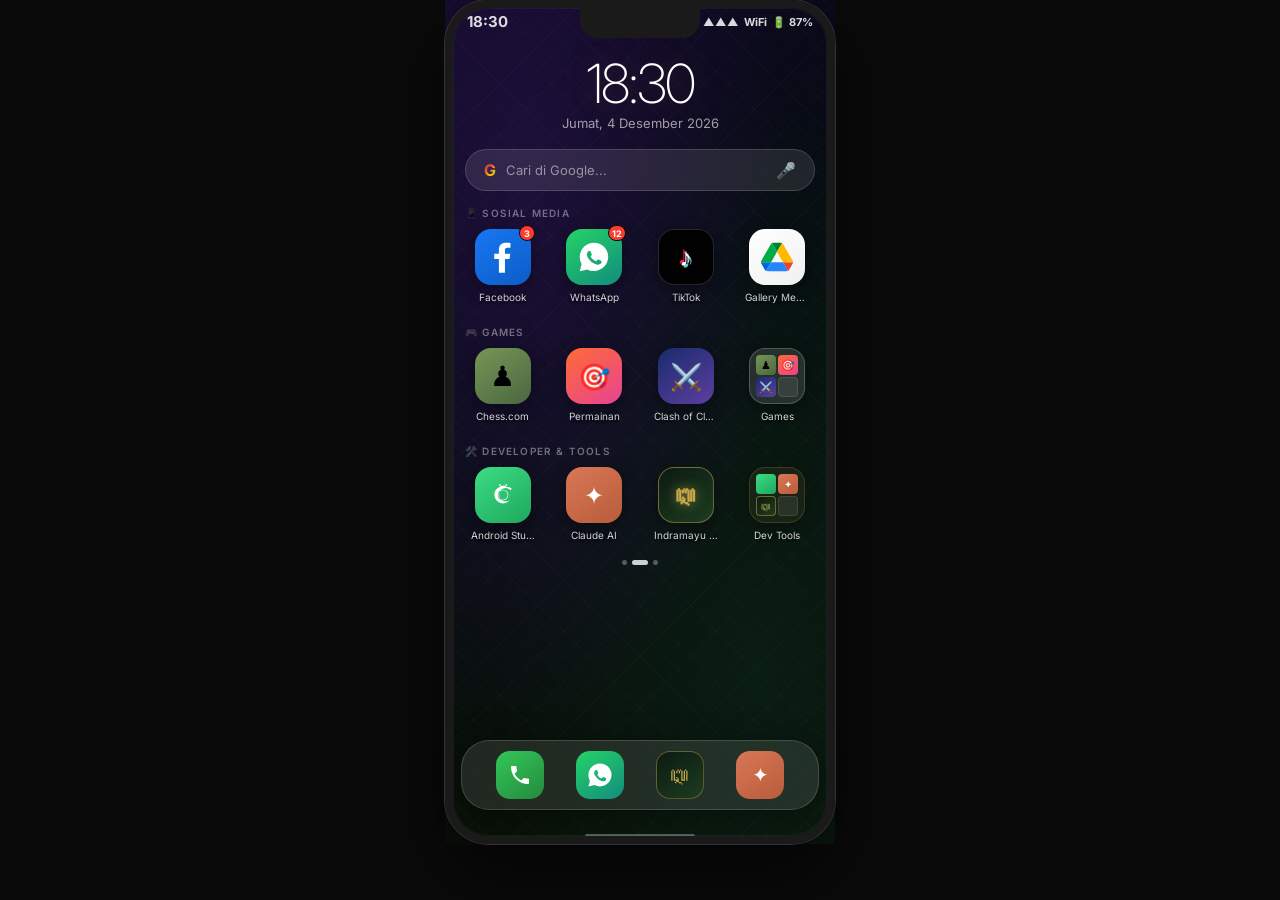
<file: android.html>
<!DOCTYPE html>
<html lang="id">
<head>
<meta charset="UTF-8">
<meta name="viewport" content="width=device-width, initial-scale=1.0, maximum-scale=1.0">
<title>Android Home Screen v2</title>
<link href="https://fonts.googleapis.com/css2?family=Inter:wght@300;400;500;600&display=swap" rel="stylesheet">
<style>
  * { margin:0; padding:0; box-sizing:border-box; -webkit-tap-highlight-color:transparent; user-select:none; }

  body {
    font-family: 'Inter', sans-serif;
    width: 390px;
    height: 844px;
    margin: 0 auto;
    background: #0A0A0A;
    overflow: hidden;
    position: relative;
  }

  .wallpaper {
    position: absolute; inset: 0;
    background: radial-gradient(ellipse at 20% 20%, rgba(30,15,60,0.95) 0%, transparent 60%),
      radial-gradient(ellipse at 80% 80%, rgba(10,30,20,0.9) 0%, transparent 60%),
      linear-gradient(160deg, #0D0820 0%, #050D10 40%, #0A1205 100%);
  }
  .wallpaper::before {
    content:''; position:absolute; inset:0;
    background-image:
      repeating-linear-gradient(45deg, rgba(201,168,76,0.025) 0, rgba(201,168,76,0.025) 1px, transparent 1px, transparent 18px),
      repeating-linear-gradient(-45deg, rgba(201,168,76,0.025) 0, rgba(201,168,76,0.025) 1px, transparent 1px, transparent 18px);
  }
  body > * { position: relative; z-index: 1; }

  /* STATUS BAR */
  .statusbar {
    display:flex; justify-content:space-between; align-items:center;
    padding: 12px 22px 6px;
    font-size: 12px; font-weight: 700; color: rgba(255,255,255,0.85);
  }
  .sb-time { font-size: 15px; }
  .sb-icons { display:flex; gap:5px; align-items:center; font-size:11px; }

  /* CLOCK */
  .clock-widget { text-align:center; padding: 20px 0 8px; }
  .clock-time { font-size: 54px; font-weight:200; color:#fff; letter-spacing:-2px; line-height:1; text-shadow: 0 0 40px rgba(201,168,76,0.3); }
  .clock-date { font-size:13px; color:rgba(255,255,255,0.6); margin-top:4px; }

  /* SEARCH */
  .search-bar {
    margin: 10px 20px 6px;
    background: rgba(255,255,255,0.1);
    border: 1px solid rgba(255,255,255,0.15);
    border-radius: 28px; padding: 10px 18px;
    display:flex; align-items:center; gap:10px; backdrop-filter:blur(10px);
  }
  .search-g { font-size:16px; font-weight:700; background:linear-gradient(135deg,#4285F4,#EA4335,#FBBC05,#34A853); -webkit-background-clip:text; -webkit-text-fill-color:transparent; }
  .search-text { font-size:13px; color:rgba(255,255,255,0.5); flex:1; }

  /* SCROLL AREA */
  .scroll-area {
    height: 580px;
    overflow-y: auto;
    overflow-x: hidden;
    padding-bottom: 10px;
    scrollbar-width: none;
  }
  .scroll-area::-webkit-scrollbar { display:none; }

  /* SECTION LABEL */
  .section-label {
    font-size: 10px; font-weight:600; letter-spacing:0.12em;
    color: rgba(255,255,255,0.4);
    text-transform: uppercase;
    padding: 10px 20px 6px;
  }

  /* APP GRID */
  .app-grid {
    display:grid; grid-template-columns: repeat(4,1fr);
    gap: 16px 8px; padding: 4px 16px 12px;
  }

  .app-item {
    display:flex; flex-direction:column; align-items:center; gap:6px; cursor:pointer;
  }
  .app-item:active .app-icon { transform:scale(0.85); }

  .app-icon {
    width: 56px; height: 56px; border-radius: 16px;
    display:flex; align-items:center; justify-content:center;
    transition:transform 0.12s; position:relative; overflow:visible;
    box-shadow: 0 4px 16px rgba(0,0,0,0.4);
  }
  .app-icon img { width:100%; height:100%; object-fit:cover; border-radius:16px; }
  .app-icon svg { width:32px; height:32px; }

  .app-name {
    font-size:10px; color:rgba(255,255,255,0.85);
    text-align:center; text-shadow:0 1px 4px rgba(0,0,0,0.8);
    font-weight:400; line-height:1.3; max-width:64px;
    white-space: nowrap; overflow:hidden; text-overflow:ellipsis;
  }

  .badge {
    position:absolute; top:-4px; right:-4px;
    background:#FF3B30; color:#fff; font-size:9px; font-weight:700;
    min-width:16px; height:16px; border-radius:8px;
    display:flex; align-items:center; justify-content:center;
    padding: 0 3px; border:1.5px solid #0A0A0A; z-index:2;
  }

  /* FOLDER */
  .folder-box {
    width:56px; height:56px; border-radius:16px;
    background:rgba(255,255,255,0.12); backdrop-filter:blur(20px);
    border:1px solid rgba(255,255,255,0.2);
    display:grid; grid-template-columns:1fr 1fr; grid-template-rows:1fr 1fr;
    gap:2px; padding:6px; transition:transform 0.12s;
    box-shadow:0 4px 16px rgba(0,0,0,0.3);
  }
  .app-item:active .folder-box { transform:scale(0.85); }
  .folder-mini { border-radius:4px; display:flex; align-items:center; justify-content:center; font-size:11px; }

  /* ICON BACKGROUNDS */
  .ic-fb   { background: linear-gradient(145deg,#1877F2,#0C5DC7); }
  .ic-wa   { background: linear-gradient(145deg,#25D366,#128C7E); }
  .ic-tt   { background: #010101; border:0.5px solid rgba(255,255,255,0.15); }
  .ic-gdrive { background: linear-gradient(145deg,#fff,#f0f0f0); }
  .ic-chess  { background: linear-gradient(145deg,#769656,#4a6741); }
  .ic-game   { background: linear-gradient(145deg,#FF6B35,#E84393); }
  .ic-coc    { background: linear-gradient(145deg,#1A2B6D,#5B3FA0); }
  .ic-android{ background: linear-gradient(145deg,#3DDC84,#1ea85e); }
  .ic-claude { background: linear-gradient(145deg,#D97757,#b85c3a); }
  .ic-indclub{ background: linear-gradient(145deg,#0D1A12,#1C3D20); border:1px solid rgba(201,168,76,0.5); }
  .ic-grey   { background: rgba(255,255,255,0.08); border:1px solid rgba(255,255,255,0.1); }

  /* DIVIDER */
  .page-dots { display:flex; justify-content:center; gap:5px; padding:6px 0; }
  .dot { width:5px; height:5px; border-radius:3px; background:rgba(255,255,255,0.3); }
  .dot.active { width:16px; background:rgba(255,255,255,0.8); }

  /* DOCK */
  .dock { position:absolute; bottom:0; left:0; right:0; }
  .dock-bar {
    margin: 0 16px 24px;
    background: rgba(255,255,255,0.1); backdrop-filter:blur(30px);
    border:1px solid rgba(255,255,255,0.15); border-radius:28px;
    padding: 10px 18px;
    display:flex; justify-content:space-around; align-items:center;
    box-shadow: 0 4px 30px rgba(0,0,0,0.4);
  }
  .dock-item { display:flex; flex-direction:column; align-items:center; gap:4px; cursor:pointer; }
  .dock-item:active .dock-icon { transform:scale(0.85); }
  .dock-icon {
    width:48px; height:48px; border-radius:14px;
    display:flex; align-items:center; justify-content:center; transition:transform 0.12s;
  }
  .home-indicator { display:flex; justify-content:center; padding-bottom:6px; }
  .home-bar { width:110px; height:4px; border-radius:2px; background:rgba(255,255,255,0.3); }

  /* PHONE FRAME */
  .phone-frame {
    position:fixed; top:0; left:50%; transform:translateX(-50%);
    width:390px; height:844px; border-radius:44px;
    border:8px solid #1a1a1a;
    box-shadow: 0 0 0 1px #333, 0 30px 80px rgba(0,0,0,0.6), inset 0 0 0 1px rgba(255,255,255,0.05);
    pointer-events:none; z-index:999;
  }
  .phone-frame::before {
    content:''; position:absolute; top:0; left:50%; transform:translateX(-50%);
    width:120px; height:30px; background:#1a1a1a; border-radius:0 0 18px 18px;
  }

  /* POPUP OVERLAY */
  .popup-overlay {
    display:none; position:fixed; inset:0; background:rgba(0,0,0,0.7);
    z-index:500; backdrop-filter:blur(4px);
    align-items:center; justify-content:center;
  }
  .popup-overlay.show { display:flex; }
  .popup-box {
    width:340px; background:#1a1a1a; border-radius:20px;
    border:1px solid rgba(255,255,255,0.15); overflow:hidden;
    box-shadow:0 20px 60px rgba(0,0,0,0.8);
  }
  .popup-header {
    padding:14px 18px 12px;
    background:rgba(255,255,255,0.05);
    border-bottom:1px solid rgba(255,255,255,0.08);
    display:flex; align-items:center; gap:10px;
  }
  .popup-icon { font-size:22px; }
  .popup-title { font-size:14px; font-weight:600; color:#fff; }
  .popup-url { font-size:10px; color:rgba(255,255,255,0.4); margin-top:2px; }
  .popup-close { margin-left:auto; width:28px; height:28px; border-radius:50%; background:rgba(255,255,255,0.1); border:none; color:#fff; font-size:16px; cursor:pointer; display:flex; align-items:center; justify-content:center; }
  .popup-iframe { width:100%; height:380px; border:none; background:#000; }
  .popup-actions { display:flex; gap:8px; padding:12px; }
  .popup-btn {
    flex:1; padding:10px; border-radius:12px; border:none;
    font-size:12px; font-weight:600; cursor:pointer; letter-spacing:0.03em;
  }
  .popup-btn.open { background:linear-gradient(135deg,#C9A84C,#E8C97A); color:#0A0A0A; }
  .popup-btn.cancel { background:rgba(255,255,255,0.1); color:rgba(255,255,255,0.7); }
</style>
</head>
<body>

<div class="phone-frame"></div>
<div class="wallpaper"></div>

<!-- STATUS BAR -->
<div class="statusbar">
  <span class="sb-time" id="sb-time">09:41</span>
  <div class="sb-icons"><span>▲▲▲</span><span>WiFi</span><span>🔋 87%</span></div>
</div>

<!-- CLOCK -->
<div class="clock-widget">
  <div class="clock-time" id="clock-time">09:41</div>
  <div class="clock-date" id="clock-date">Rabu, 25 Juni 2026</div>
</div>

<!-- SEARCH -->
<div class="search-bar">
  <span class="search-g">G</span>
  <span class="search-text">Cari di Google...</span>
  <span>🎤</span>
</div>

<!-- SCROLL AREA -->
<div class="scroll-area">

  <!-- ── FOLDER SOSMED ── -->
  <div class="section-label">📱 Sosial Media</div>
  <div class="app-grid">

    <!-- Facebook -->
    <div class="app-item" onclick="openApp('Facebook','https://m.facebook.com/','📘')">
      <div class="app-icon ic-fb" style="position:relative;">
        <svg viewBox="0 0 36 36" fill="white"><path d="M20.18 35.84V20.39h5.2l.78-6.04h-5.98v-3.86c0-1.75.49-2.94 3-2.94h3.2V2.15A42.8 42.8 0 0021.13 2c-4.6 0-7.75 2.81-7.75 7.97v4.38H8.13v6.04h5.25v15.45h6.8z"/></svg>
        <div class="badge">3</div>
      </div>
      <span class="app-name">Facebook</span>
    </div>

    <!-- WhatsApp -->
    <div class="app-item" onclick="openApp('WhatsApp Web','https://web.whatsapp.com/','💬')">
      <div class="app-icon ic-wa" style="position:relative;">
        <svg viewBox="0 0 36 36" fill="white"><path d="M18 2C9.16 2 2 9.16 2 18c0 2.85.74 5.52 2.02 7.84L2 34l8.4-2c2.24 1.15 4.77 1.8 7.6 1.8 8.84 0 16-7.16 16-16S26.84 2 18 2zm8.27 22.55c-.35.98-2.04 1.88-2.8 1.96-.75.09-1.46.37-4.9-1.02-4.12-1.67-6.76-5.87-6.97-6.14-.2-.27-1.67-2.22-1.67-4.23s1.06-3 1.44-3.41c.37-.4.82-.51 1.09-.51.27 0 .54 0 .78.01.25.01.59-.1.92.7.35.82 1.2 2.83 1.3 3.04.11.2.18.44.04.7-.14.27-.2.44-.4.67-.2.24-.42.53-.6.71-.2.2-.41.41-.18.8.24.4 1.06 1.74 2.27 2.82 1.56 1.38 2.87 1.81 3.27 2.02.4.2.64.17.87-.1.24-.27 1.02-1.19 1.29-1.6.27-.4.54-.33.91-.2.37.14 2.37 1.12 2.78 1.32.4.2.67.3.77.47.1.17.1.98-.25 1.96z"/></svg>
        <div class="badge">12</div>
      </div>
      <span class="app-name">WhatsApp</span>
    </div>

    <!-- TikTok -->
    <div class="app-item" onclick="openApp('TikTok','https://www.tiktok.com/','🎵')">
      <div class="app-icon ic-tt">
        <span style="font-size:26px;font-weight:900;color:#fff;text-shadow:2px 2px 0 #69C9D0,-2px -2px 0 #EE1D52;font-family:Arial Black,sans-serif;">♪</span>
      </div>
      <span class="app-name">TikTok</span>
    </div>

    <!-- Google Drive / Gallery Member -->
    <div class="app-item" onclick="openApp('Gallery Member','https://drive.google.com/drive/folders/1S4zZBfhYD7f0i4amQDu56I5T7DsHMcEy','🗂️')">
      <div class="app-icon ic-gdrive">
        <svg viewBox="0 0 87.3 78" width="36" height="36">
          <path d="M6.6 66.85l3.85 6.65c.8 1.4 1.95 2.5 3.3 3.3L27.5 53H0c0 1.55.4 3.1 1.2 4.5z" fill="#0066da"/>
          <path d="M43.65 25L29.9 1.2c-1.35.8-2.5 1.9-3.3 3.3L1.2 48.5c-.8 1.4-1.2 2.95-1.2 4.5h27.5z" fill="#00ac47"/>
          <path d="M73.55 76.8c1.35-.8 2.5-1.9 3.3-3.3l1.6-2.75 7.65-13.25c.8-1.4 1.2-2.95 1.2-4.5H59.8l5.9 11.5z" fill="#ea4335"/>
          <path d="M43.65 25L57.4 1.2C56.05.4 54.5 0 52.9 0H34.4c-1.6 0-3.15.45-4.5 1.2z" fill="#00832d"/>
          <path d="M59.8 53H27.5L13.75 76.8c1.35.8 2.9 1.2 4.5 1.2h50.8c1.6 0 3.15-.45 4.5-1.2z" fill="#2684fc"/>
          <path d="M73.4 26.5l-12.65-21.9c-.8-1.4-1.95-2.5-3.3-3.3L43.65 25l16.15 28H87.3c0-1.55-.4-3.1-1.2-4.5z" fill="#ffba00"/>
        </svg>
      </div>
      <span class="app-name">Gallery Member</span>
    </div>

  </div>

  <!-- ── FOLDER GAME ── -->
  <div class="section-label">🎮 Games</div>
  <div class="app-grid">

    <!-- Chess.com -->
    <div class="app-item" onclick="openApp('Chess.com','https://www.chess.com/id/play','♟️')">
      <div class="app-icon ic-chess">
        <span style="font-size:28px;">♟</span>
      </div>
      <span class="app-name">Chess.com</span>
    </div>

    <!-- Permainan.co.id -->
    <div class="app-item" onclick="openApp('Permainan','https://www.permainan.co.id/','🎯')">
      <div class="app-icon ic-game">
        <span style="font-size:26px;">🎯</span>
      </div>
      <span class="app-name">Permainan</span>
    </div>

    <!-- Clash of Clans -->
    <div class="app-item" onclick="openApp('Clash of Clans','https://web.cloudmoonapp.com/id/game/com.supercell.clashofclans/','⚔️')">
      <div class="app-icon ic-coc">
        <span style="font-size:26px;">⚔️</span>
      </div>
      <span class="app-name">Clash of Clans</span>
    </div>

    <!-- Folder Games -->
    <div class="app-item" onclick="">
      <div class="folder-box">
        <div class="folder-mini ic-chess" style="font-size:11px;">♟</div>
        <div class="folder-mini ic-game" style="font-size:11px;">🎯</div>
        <div class="folder-mini ic-coc" style="font-size:11px;">⚔️</div>
        <div class="folder-mini ic-grey"></div>
      </div>
      <span class="app-name">Games</span>
    </div>

  </div>

  <!-- ── FOLDER DEV & TOOLS ── -->
  <div class="section-label">🛠️ Developer & Tools</div>
  <div class="app-grid">

    <!-- Android Studio -->
    <div class="app-item" onclick="openApp('Android Studio','https://developer.android.com/studio?hl=id','🤖')">
      <div class="app-icon ic-android">
        <svg width="32" height="32" viewBox="0 0 24 24" fill="white"><path d="M17.523 15.341a5 5 0 01-3.523 1.461 5 5 0 01-5-5 5 5 0 015-5 5 5 0 013.6 1.527l1.06-1.06A6.5 6.5 0 0014 5.802V4h-4v1.802A6.5 6.5 0 005.5 11.8a6.5 6.5 0 006.5 6.5 6.5 6.5 0 004.586-1.9zM9 4h6v1H9zm-1 8a4 4 0 014-4 4 4 0 014 4 4 4 0 01-4 4 4 4 0 01-4-4zm7.5 0a3.5 3.5 0 00-3.5-3.5 3.5 3.5 0 00-3.5 3.5 3.5 3.5 0 003.5 3.5 3.5 3.5 0 003.5-3.5z"/></svg>
      </div>
      <span class="app-name">Android Studio</span>
    </div>

    <!-- Claude AI -->
    <div class="app-item" onclick="openApp('Claude AI','https://claude.ai/','✦')">
      <div class="app-icon ic-claude">
        <span style="font-size:24px; color:#fff; font-weight:300;">✦</span>
      </div>
      <span class="app-name">Claude AI</span>
    </div>

    <!-- Indramayu Club -->
    <div class="app-item" onclick="openApp('Indramayu Club','https://indramayuclubmakrifat-tech.github.io/Main_System_IndramayuClub/','ꦆ')">
      <div class="app-icon ic-indclub">
        <span style="font-size:22px; color:#C9A84C; font-weight:700; text-shadow:0 0 12px rgba(201,168,76,0.6);">ꦆ</span>
      </div>
      <span class="app-name">Indramayu Club</span>
    </div>

    <!-- Folder Dev -->
    <div class="app-item">
      <div class="folder-box" style="background:rgba(201,168,76,0.08); border-color:rgba(201,168,76,0.2);">
        <div class="folder-mini ic-android"></div>
        <div class="folder-mini ic-claude" style="font-size:10px;color:#fff;">✦</div>
        <div class="folder-mini ic-indclub" style="font-size:10px;color:#C9A84C;">ꦆ</div>
        <div class="folder-mini ic-grey"></div>
      </div>
      <span class="app-name">Dev Tools</span>
    </div>

  </div>

  <!-- PAGE DOTS -->
  <div class="page-dots">
    <div class="dot"></div>
    <div class="dot active"></div>
    <div class="dot"></div>
  </div>

</div><!-- end scroll-area -->

<!-- DOCK -->
<div class="dock">
  <div class="dock-bar">
    <div class="dock-item" onclick="openApp('Telepon','tel:','📞')">
      <div class="dock-icon" style="background:linear-gradient(145deg,#34C759,#248A3D);">
        <svg width="24" height="24" viewBox="0 0 24 24" fill="white"><path d="M6.6 10.8c1.4 2.8 3.8 5.1 6.6 6.6l2.2-2.2c.27-.27.67-.36 1.02-.24 1.12.37 2.33.57 3.58.57.55 0 1 .45 1 1V20c0 .55-.45 1-1 1-9.39 0-17-7.61-17-17 0-.55.45-1 1-1h3.5c.55 0 1 .45 1 1 0 1.25.2 2.45.57 3.58.11.35.03.74-.25 1.02L6.6 10.8z"/></svg>
      </div>
    </div>
    <div class="dock-item" onclick="openApp('WhatsApp','https://web.whatsapp.com/','💬')">
      <div class="dock-icon ic-wa" style="border-radius:14px;">
        <svg viewBox="0 0 36 36" width="26" height="26" fill="white"><path d="M18 2C9.16 2 2 9.16 2 18c0 2.85.74 5.52 2.02 7.84L2 34l8.4-2c2.24 1.15 4.77 1.8 7.6 1.8 8.84 0 16-7.16 16-16S26.84 2 18 2zm8.27 22.55c-.35.98-2.04 1.88-2.8 1.96-.75.09-1.46.37-4.9-1.02-4.12-1.67-6.76-5.87-6.97-6.14-.2-.27-1.67-2.22-1.67-4.23s1.06-3 1.44-3.41c.37-.4.82-.51 1.09-.51h.78c.25.01.59-.1.92.7.35.82 1.2 2.83 1.3 3.04.11.2.18.44.04.7-.14.27-.2.44-.4.67-.2.24-.42.53-.6.71-.2.2-.41.41-.18.8.24.4 1.06 1.74 2.27 2.82 1.56 1.38 2.87 1.81 3.27 2.02.4.2.64.17.87-.1.24-.27 1.02-1.19 1.29-1.6.27-.4.54-.33.91-.2.37.14 2.37 1.12 2.78 1.32.4.2.67.3.77.47.1.17.1.98-.25 1.96z"/></svg>
      </div>
    </div>
    <div class="dock-item" onclick="openApp('Indramayu Club','https://indramayuclubmakrifat-tech.github.io/Main_System_IndramayuClub/','ꦆ')">
      <div class="dock-icon ic-indclub" style="border-radius:14px; border:1px solid rgba(201,168,76,0.4);">
        <span style="font-size:20px;color:#C9A84C;">ꦆ</span>
      </div>
    </div>
    <div class="dock-item" onclick="openApp('Claude AI','https://claude.ai/','✦')">
      <div class="dock-icon ic-claude" style="border-radius:14px;">
        <span style="font-size:20px;color:#fff;">✦</span>
      </div>
    </div>
  </div>
  <div class="home-indicator"><div class="home-bar"></div></div>
</div>

<!-- POPUP -->
<div class="popup-overlay" id="popup">
  <div class="popup-box">
    <div class="popup-header">
      <span class="popup-icon" id="p-icon">🌐</span>
      <div>
        <div class="popup-title" id="p-title">App</div>
        <div class="popup-url" id="p-url">url</div>
      </div>
      <button class="popup-close" onclick="closePopup()">✕</button>
    </div>
    <iframe class="popup-iframe" id="p-frame" src="about:blank" sandbox="allow-scripts allow-same-origin allow-forms"></iframe>
    <div class="popup-actions">
      <button class="popup-btn open" id="p-open" onclick="openExternal()">🔗 Buka di Browser</button>
      <button class="popup-btn cancel" onclick="closePopup()">Tutup</button>
    </div>
  </div>
</div>

<script>
  // Clock update
  function updateClock() {
    const now = new Date();
    const h = String(now.getHours()).padStart(2,'0');
    const m = String(now.getMinutes()).padStart(2,'0');
    const t = h+':'+m;
    document.getElementById('clock-time').textContent = t;
    document.getElementById('sb-time').textContent = t;
    const days=['Minggu','Senin','Selasa','Rabu','Kamis','Jumat','Sabtu'];
    const months=['Januari','Februari','Maret','April','Mei','Juni','Juli','Agustus','September','Oktober','November','Desember'];
    document.getElementById('clock-date').textContent = days[now.getDay()]+', '+now.getDate()+' '+months[now.getMonth()]+' '+now.getFullYear();
  }
  updateClock(); setInterval(updateClock, 10000);

  let currentUrl = '';
  function openApp(name, url, icon) {
    currentUrl = url;
    document.getElementById('p-icon').textContent = icon;
    document.getElementById('p-title').textContent = name;
    document.getElementById('p-url').textContent = url.replace('https://','').replace('http://','').split('/')[0];
    document.getElementById('p-frame').src = url;
    document.getElementById('popup').classList.add('show');
  }
  function closePopup() {
    document.getElementById('popup').classList.remove('show');
    document.getElementById('p-frame').src = 'about:blank';
  }
  function openExternal() {
    window.open(currentUrl, '_blank');
    closePopup();
  }

  // Tap animation
  document.querySelectorAll('.app-item, .dock-item').forEach(el => {
    el.addEventListener('click', function() {
      const icon = this.querySelector('.app-icon,.folder-box,.dock-icon');
      if(icon){ icon.style.transform='scale(0.82)'; setTimeout(()=>icon.style.transform='',150); }
    });
  });
</script>
</body>
</html>
</file>
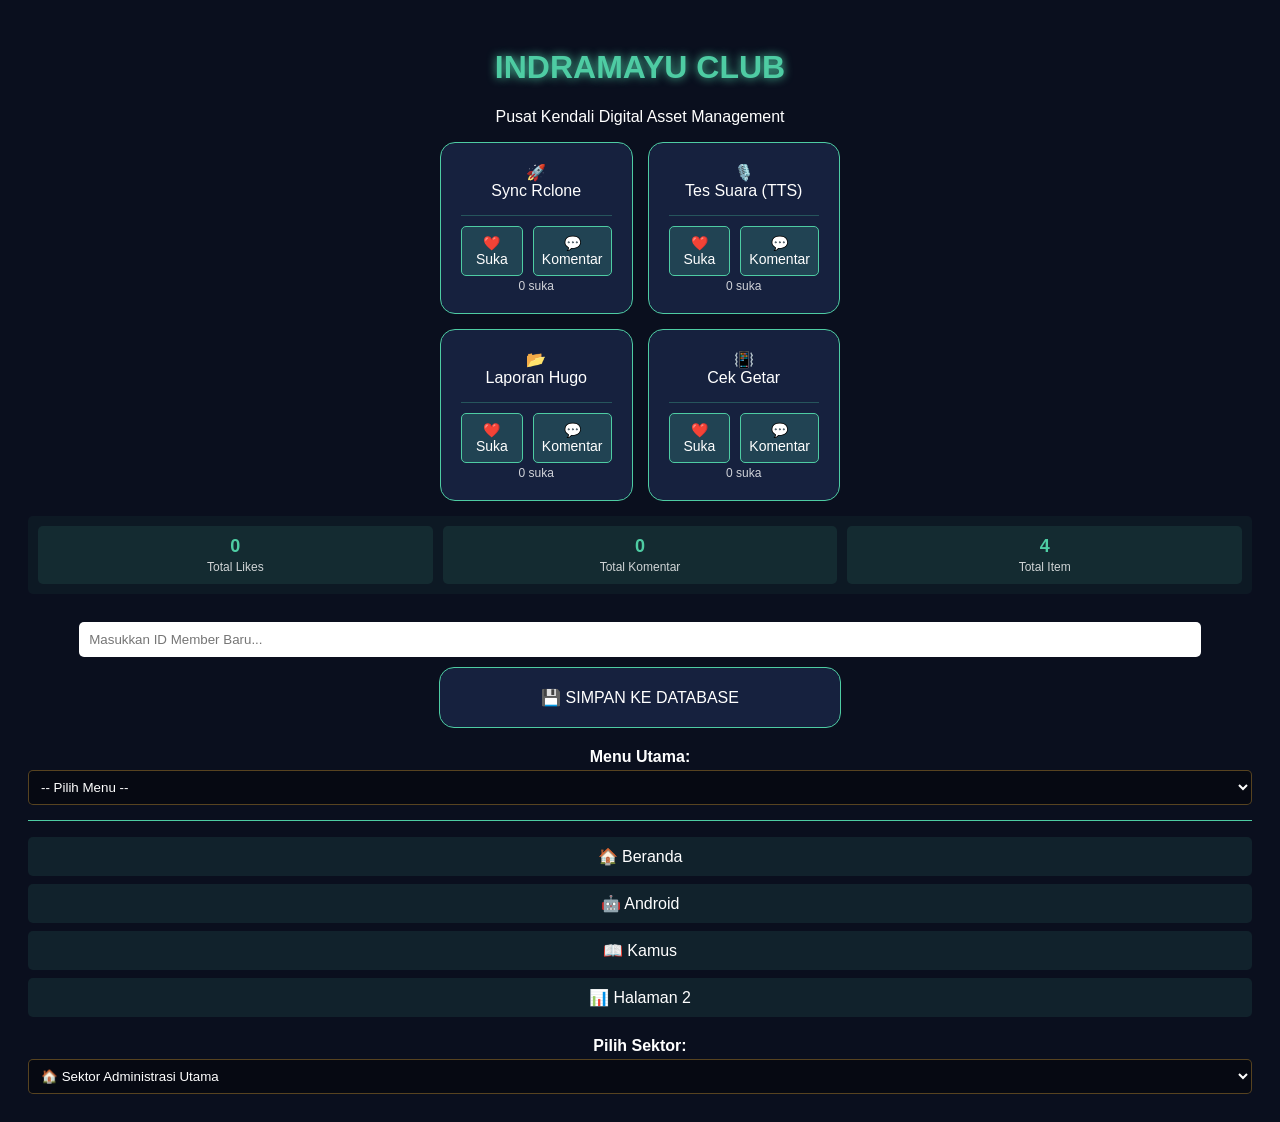
<file: bagian2.html>
<!DOCTYPE html>
<html lang="id">
<head>
    <meta charset="UTF-8">
    <meta name="viewport" content="width=device-width, initial-scale=1.0">
    <title>Indramayu Club Portal - Admin Dulkohar</title>
    <style>
        body { 
            font-family: sans-serif; 
            background: #0a0f1e; 
            color: white; 
            text-align: center; 
            padding: 20px; 
        }
        .grid { 
            display: grid; 
            grid-template-columns: 1fr 1fr; 
            gap: 15px; 
            max-width: 400px; 
            margin: auto; 
        }
        .card { 
            background: #16213e; 
            padding: 20px; 
            border-radius: 15px; 
            border: 1px solid #4ecca3; 
            cursor: pointer; 
            transition: 0.3s;
            position: relative;
        }
        .card:active { 
            background: #4ecca3; 
            color: black; 
        }
        .card:hover {
            box-shadow: 0 0 15px #4ecca3;
        }
        h1 { 
            color: #4ecca3; 
            text-shadow: 0 0 10px #4ecca3; 
        }
        input { 
            width: 90%; 
            padding: 10px; 
            margin: 10px 0; 
            border-radius: 5px; 
            border: none; 
        }
        .menu-list { 
            list-style: none; 
            padding: 0; 
            display: flex; 
            flex-direction: column; 
            gap: 8px; 
        }
        .menu-list li { 
            background: rgba(78, 204, 163, 0.1); 
            padding: 10px; 
            border-radius: 5px; 
            cursor: pointer; 
            transition: 0.3s; 
        }
        .menu-list li:hover { 
            background: #4ecca3; 
            color: black; 
        }
        select {
            width: 100%;
            padding: 8px;
            background: rgba(0,0,0,0.4);
            border: 1px solid rgba(168,126,46,0.5);
            color: white;
            border-radius: 5px;
            cursor: pointer;
        }
        select option {
            background: #16213e;
            color: white;
        }

        /* STYLING FITUR LIKE & COMMENT */
        .engagement-bar {
            display: flex;
            justify-content: space-around;
            gap: 10px;
            margin-top: 15px;
            padding-top: 10px;
            border-top: 1px solid rgba(78, 204, 163, 0.3);
        }

        .like-btn, .comment-btn {
            flex: 1;
            padding: 8px;
            background: rgba(78, 204, 163, 0.2);
            border: 1px solid #4ecca3;
            color: white;
            border-radius: 5px;
            cursor: pointer;
            transition: 0.2s;
            font-size: 14px;
        }

        .like-btn:hover, .comment-btn:hover {
            background: #4ecca3;
            color: black;
            transform: scale(1.05);
        }

        .like-btn.liked {
            background: #4ecca3;
            color: black;
            font-weight: bold;
        }

        .like-count, .comment-count {
            font-size: 12px;
            margin-top: 3px;
            opacity: 0.8;
        }

        /* MODAL KOMENTAR */
        .modal {
            display: none;
            position: fixed;
            z-index: 1000;
            left: 0;
            top: 0;
            width: 100%;
            height: 100%;
            background-color: rgba(0, 0, 0, 0.8);
            animation: fadeIn 0.3s;
        }

        @keyframes fadeIn {
            from { opacity: 0; }
            to { opacity: 1; }
        }

        .modal-content {
            background: #16213e;
            margin: 5% auto;
            padding: 20px;
            border: 1px solid #4ecca3;
            border-radius: 10px;
            width: 90%;
            max-width: 500px;
            max-height: 70vh;
            overflow-y: auto;
            animation: slideIn 0.3s;
        }

        @keyframes slideIn {
            from { transform: translateY(-50px); opacity: 0; }
            to { transform: translateY(0); opacity: 1; }
        }

        .modal-header {
            display: flex;
            justify-content: space-between;
            align-items: center;
            margin-bottom: 15px;
            border-bottom: 1px solid #4ecca3;
            padding-bottom: 10px;
        }

        .modal-header h2 {
            margin: 0;
            color: #4ecca3;
        }

        .close-btn {
            font-size: 28px;
            cursor: pointer;
            color: #4ecca3;
            background: none;
            border: none;
            padding: 0;
            width: 30px;
            height: 30px;
            display: flex;
            align-items: center;
            justify-content: center;
        }

        .close-btn:hover {
            color: #ff6b6b;
        }

        .comment-input-area {
            display: flex;
            gap: 10px;
            margin-bottom: 15px;
        }

        .comment-input-area input {
            flex: 1;
            width: 100%;
            padding: 8px;
            border-radius: 5px;
            border: 1px solid #4ecca3;
        }

        .comment-input-area button {
            padding: 8px 15px;
            background: #4ecca3;
            color: black;
            border: none;
            border-radius: 5px;
            cursor: pointer;
            font-weight: bold;
            transition: 0.2s;
        }

        .comment-input-area button:hover {
            background: #3bb89e;
        }

        .comments-list {
            display: flex;
            flex-direction: column;
            gap: 10px;
        }

        .comment-item {
            background: rgba(78, 204, 163, 0.1);
            padding: 12px;
            border-left: 3px solid #4ecca3;
            border-radius: 5px;
            text-align: left;
        }

        .comment-author {
            font-weight: bold;
            color: #4ecca3;
            font-size: 14px;
        }

        .comment-text {
            margin: 5px 0;
            font-size: 14px;
        }

        .comment-time {
            font-size: 12px;
            opacity: 0.6;
            margin-top: 5px;
        }

        .no-comments {
            text-align: center;
            color: #999;
            padding: 20px;
            font-style: italic;
        }

        .stats-section {
            display: grid;
            grid-template-columns: 1fr 1fr 1fr;
            gap: 10px;
            margin-top: 15px;
            padding: 10px;
            background: rgba(78, 204, 163, 0.05);
            border-radius: 5px;
        }

        .stat-item {
            text-align: center;
            padding: 10px;
            border-radius: 5px;
            background: rgba(78, 204, 163, 0.1);
        }

        .stat-number {
            font-size: 18px;
            font-weight: bold;
            color: #4ecca3;
        }

        .stat-label {
            font-size: 12px;
            opacity: 0.8;
            margin-top: 3px;
        }
    </style>
</head>
<body>

    <h1>INDRAMAYU CLUB</h1>
    <p>Pusat Kendali Digital Asset Management</p>

    <!-- Grid Tombol Aksi dengan Like & Comment -->
    <div class="grid">
        <div class="card" id="card-rclone">
            <div onclick="aksi('notif', 'Sinkronisasi Rclone Dimulai')">
                🚀<br>Sync Rclone
            </div>
            <div class="engagement-bar">
                <button class="like-btn" onclick="toggleLike(event, 'rclone')">❤️ Suka</button>
                <button class="comment-btn" onclick="openCommentModal('rclone', 'Sync Rclone')">💬 Komentar</button>
            </div>
            <div class="like-count" id="like-count-rclone">0 suka</div>
        </div>

        <div class="card" id="card-suara">
            <div onclick="aksi('suara', 'Selamat datang Admin Dulkohar')">
                🎙️<br>Tes Suara (TTS)
            </div>
            <div class="engagement-bar">
                <button class="like-btn" onclick="toggleLike(event, 'suara')">❤️ Suka</button>
                <button class="comment-btn" onclick="openCommentModal('suara', 'Tes Suara')">💬 Komentar</button>
            </div>
            <div class="like-count" id="like-count-suara">0 suka</div>
        </div>

        <div class="card" id="card-hugo">
            <div onclick="window.location.href='/posts/'">
                📂<br>Laporan Hugo
            </div>
            <div class="engagement-bar">
                <button class="like-btn" onclick="toggleLike(event, 'hugo')">❤️ Suka</button>
                <button class="comment-btn" onclick="openCommentModal('hugo', 'Laporan Hugo')">💬 Komentar</button>
            </div>
            <div class="like-count" id="like-count-hugo">0 suka</div>
        </div>

        <div class="card" id="card-getar">
            <div onclick="aksi('getar', '')">
                📳<br>Cek Getar
            </div>
            <div class="engagement-bar">
                <button class="like-btn" onclick="toggleLike(event, 'getar')">❤️ Suka</button>
                <button class="comment-btn" onclick="openCommentModal('getar', 'Cek Getar')">💬 Komentar</button>
            </div>
            <div class="like-count" id="like-count-getar">0 suka</div>
        </div>
    </div>

    <!-- Statistik -->
    <div class="stats-section">
        <div class="stat-item">
            <div class="stat-number" id="total-likes">0</div>
            <div class="stat-label">Total Likes</div>
        </div>
        <div class="stat-item">
            <div class="stat-number" id="total-comments">0</div>
            <div class="stat-label">Total Komentar</div>
        </div>
        <div class="stat-item">
            <div class="stat-number" id="total-items">4</div>
            <div class="stat-label">Total Item</div>
        </div>
    </div>

    <!-- Input Member Baru -->
    <br>
    <input type="text" id="db_input" placeholder="Masukkan ID Member Baru...">
    <div class="card" style="max-width:360px; margin:auto;" onclick="simpanData()">
        💾 SIMPAN KE DATABASE
    </div>

    <!-- Menu Dropdown Navigasi Utama -->
    <div style="display:flex; flex-direction:column; gap:4px; margin-top: 20px;">
        <label for="menu-dropdown-main"><strong>Menu Utama:</strong></label>
        <select id="menu-dropdown-main" onchange="navigasiMenu(this.value)">
            <option value="">-- Pilih Menu --</option>
            <option value="https://script.google.com/macros/s/AKfycbx3BAf5c4Yje5OTaJ3ZnEvnvTPfHwOcCuKeH9-c_8zJ/dev?p=administrasi">🏠 Beranda / Administrasi</option>
            <option value="https://script.google.com/macros/s/AKfycbx3BAf5c4Yje5OTaJ3ZnEvnvTPfHwOcCuKeH9-c_8zJ/dev?p=android">🤖 Aplikasi Android</option>
            <option value="https://script.google.com/macros/s/AKfycbx3BAf5c4Yje5OTaJ3ZnEvnvTPfHwOcCuKeH9-c_8zJ/dev?p=kamus">📖 Kamus Dayak Ngaju</option>
            <option value="https://script.google.com/macros/s/AKfycbx3BAf5c4Yje5OTaJ3ZnEvnvTPfHwOcCuKeH9-c_8zJ/dev?p=halaman2">📊 Halaman 2 (Laporan)</option>
        </select>
    </div>

    <hr style="border:none; border-top:1px solid #4ecca3; margin:15px 0;">

    <!-- Menu List -->
    <ul class="menu-list">
        <li onclick="window.location.href='https://script.google.com/macros/s/AKfycbx3BAf5c4Yje5OTaJ3ZnEvnvTPfHwOcCuKeH9-c_8zJ/dev?p=administrasi'">🏠 Beranda</li>
        <li onclick="window.location.href='https://script.google.com/macros/s/AKfycbx3BAf5c4Yje5OTaJ3ZnEvnvTPfHwOcCuKeH9-c_8zJ/dev?p=android'">🤖 Android</li>
        <li onclick="window.location.href='https://script.google.com/macros/s/AKfycbx3BAf5c4Yje5OTaJ3ZnEvnvTPfHwOcCuKeH9-c_8zJ/dev?p=kamus'">📖 Kamus</li>
        <li onclick="window.location.href='https://script.google.com/macros/s/AKfycbx3BAf5c4Yje5OTaJ3ZnEvnvTPfHwOcCuKeH9-c_8zJ/dev?p=halaman2'">📊 Halaman 2</li>
    </ul>

    <!-- Menu Dropdown Sektor -->
    <div style="display:flex; flex-direction:column; gap:4px; margin-top: 20px;">
        <label for="menu-dropdown-sektor"><strong>Pilih Sektor:</strong></label>
        <select id="menu-dropdown-sektor" onchange="pindahSektorOtomatis(this.value)">
            <option value="">-- Pilih Sektor --</option>
            <option value="administrasi">🏠 Sektor Administrasi Utama</option>
            <option value="bagian1">🌟 Dimensi Elite / Bagian 1</option>
            <option value="bagian2">📊 Laporan Aset Digital / Bagian 2</option>
        </select>
    </div>

    <!-- MODAL KOMENTAR -->
    <div id="commentModal" class="modal">
        <div class="modal-content">
            <div class="modal-header">
                <h2 id="modalTitle">Komentar</h2>
                <button class="close-btn" onclick="closeCommentModal()">&times;</button>
            </div>

            <div class="comment-input-area">
                <input type="text" id="commentInput" placeholder="Tulis komentar Anda...">
                <button onclick="submitComment()">Kirim</button>
            </div>

            <div id="commentsList" class="comments-list">
                <div class="no-comments">Belum ada komentar. Jadilah yang pertama!</div>
            </div>
        </div>
    </div>

    <script>
        // ========== STORAGE DATA ==========
        const likes = {
            rclone: 0,
            suara: 0,
            hugo: 0,
            getar: 0
        };

        const comments = {
            rclone: [],
            suara: [],
            hugo: [],
            getar: []
        };

        let currentCommentSection = null;

        // ========== LIKE FUNCTIONS ==========
        function toggleLike(event, section) {
            event.stopPropagation();
            likes[section]++;
            
            const btn = event.target.closest('.like-btn');
            btn.classList.add('liked');
            
            const likeCount = document.getElementById('like-count-' + section);
            const count = likes[section];
            likeCount.textContent = count + ' suka' + (count > 1 ? '' : '');
            
            updateStats();
            
            // Trigger aksi notif
            aksi('notif', 'Anda menyukai fitur ini! 👍');
            
            setTimeout(() => {
                btn.classList.remove('liked');
            }, 300);
        }

        // ========== COMMENT FUNCTIONS ==========
        function openCommentModal(section, title) {
            currentCommentSection = section;
            document.getElementById('modalTitle').textContent = '💬 Komentar - ' + title;
            document.getElementById('commentModal').style.display = 'block';
            document.getElementById('commentInput').value = '';
            loadComments();
        }

        function closeCommentModal() {
            document.getElementById('commentModal').style.display = 'none';
            currentCommentSection = null;
        }

        function submitComment() {
            const input = document.getElementById('commentInput');
            const text = input.value.trim();

            if (!text) {
                alert('⚠ Tulis komentar terlebih dahulu!');
                return;
            }

            const comment = {
                text: text,
                author: 'Admin Dulkohar',
                time: new Date().toLocaleTimeString('id-ID', { 
                    hour: '2-digit', 
                    minute: '2-digit' 
                }),
                date: new Date().toLocaleDateString('id-ID')
            };

            comments[currentCommentSection].push(comment);
            input.value = '';
            loadComments();
            updateStats();

            aksi('notif', 'Komentar berhasil disimpan! 📝');
        }

        function loadComments() {
            const commentsList = document.getElementById('commentsList');
            const sectionComments = comments[currentCommentSection];

            if (sectionComments.length === 0) {
                commentsList.innerHTML = '<div class="no-comments">Belum ada komentar. Jadilah yang pertama!</div>';
                return;
            }

            commentsList.innerHTML = sectionComments.map((comment, index) => `
                <div class="comment-item">
                    <div class="comment-author">👤 ${comment.author}</div>
                    <div class="comment-text">${escapeHtml(comment.text)}</div>
                    <div class="comment-time">${comment.date} - ${comment.time}</div>
                </div>
            `).join('');
        }

        function escapeHtml(text) {
            const div = document.createElement('div');
            div.textContent = text;
            return div.innerHTML;
        }

        function updateStats() {
            const totalLikes = Object.values(likes).reduce((a, b) => a + b, 0);
            const totalComments = Object.values(comments).reduce((a, b) => a + b.length, 0);

            document.getElementById('total-likes').textContent = totalLikes;
            document.getElementById('total-comments').textContent = totalComments;
        }

        // ========== MODAL CLOSE ON OUTSIDE CLICK ==========
        window.onclick = function(event) {
            const modal = document.getElementById('commentModal');
            if (event.target === modal) {
                closeCommentModal();
            }
        }

        // ========== NAVIGATION FUNCTIONS ==========
        function navigasiMenu(url) {
            if (url) {
                window.location.href = url;
            }
        }

        function pindahSektorOtomatis(namaHalaman) {
            if (!namaHalaman) return;
            
            const urlSistem = window.location.href.split('?')[0];
            window.location.href = urlSistem + "?p=" + namaHalaman;
        }

        // ========== INITIALIZATION ==========
        document.addEventListener("DOMContentLoaded", function() {
            try {
                const params = new URLSearchParams(window.location.search);
                const halamanAktif = params.get('p') || 'administrasi';
                
                const dropdownSektor = document.getElementById('menu-dropdown-sektor');
                if (dropdownSektor) {
                    dropdownSektor.value = halamanAktif;
                }

                updateStats();
            } catch (e) {
                console.error('Error inisialisasi:', e.message);
            }
        });

        // ========== API FUNCTIONS ==========
        function aksi(tipe, pesan) {
            try {
                fetch('http://localhost:5000/' + tipe, {
                    method: 'POST',
                    headers: {'Content-Type': 'application/x-www-form-urlencoded'},
                    body: 'msg=' + encodeURIComponent(pesan)
                })
                .then(res => {
                    if (res.ok) {
                        console.log('✓ Aksi dikirim: ' + tipe);
                    } else {
                        console.warn('⚠ Response: ' + res.status);
                    }
                })
                .catch(err => {
                    console.error('✗ Error fetch:', err.message);
                });
            } catch (e) {
                console.error('Error aksi:', e.message);
            }
        }

        function simpanData() {
            try {
                const val = document.getElementById('db_input').value;
                
                if (!val || val.trim() === '') {
                    alert('⚠ Masukkan ID Member terlebih dahulu!');
                    return;
                }
                
                alert('✓ Data "' + val + '" akan dikirim ke 03_ADM_KEUANGAN');
                aksi('notif', 'Data Member Baru Tersimpan: ' + val);
                
                document.getElementById('db_input').value = '';
            } catch (e) {
                console.error('Error simpanData:', e.message);
            }
        }
    </script>
</body>
</html>
</file>
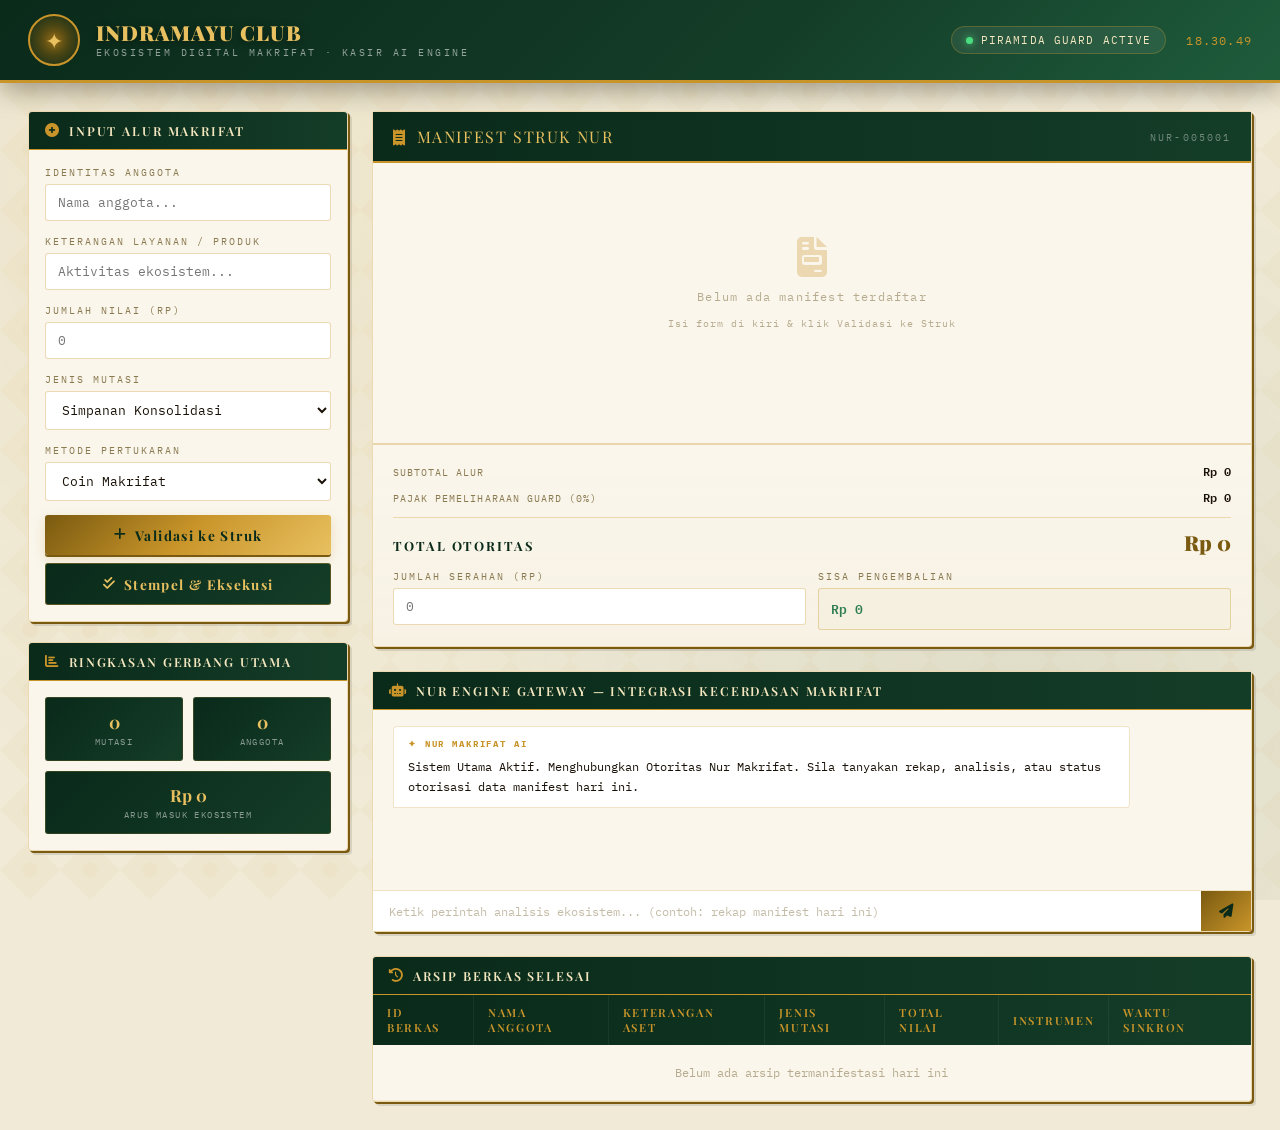
<file: Cadanganbang.html>
<!DOCTYPE html>
<html lang="id">
<head>
<meta charset="UTF-8">
<meta name="viewport" content="width=device-width, initial-scale=1.0">
<title>Kasir AI — Indramayu Club Makrifat</title>
<link rel="preconnect" href="https://fonts.googleapis.com">
<link href="https://fonts.googleapis.com/css2?family=Playfair+Display:wght@400;600;700;900&family=IBM+Plex+Mono:wght@300;400;500&family=Noto+Serif+Javanese&display=swap" rel="stylesheet">
<link rel="stylesheet" href="https://cdnjs.cloudflare.com/ajax/libs/font-awesome/6.5.0/css/all.min.css">
<style>
  :root {
    --gold: #c9952a;
    --gold-light: #e8c060;
    --gold-pale: #f5e8c0;
    --gold-dim: #7a5a10;
    --green-deep: #0a2a1a;
    --green-mid: #143d28;
    --green-light: #1e5c3c;
    --green-accent: #2e7d52;
    --cream: #faf6ec;
    --ink: #1a1208;
    --muted: #8a7a50;
    --bg: #f0ead6;
  }

  * { margin: 0; padding: 0; box-sizing: border-box; }

  body {
    font-family: 'IBM Plex Mono', monospace;
    background: var(--bg);
    color: var(--ink);
    min-height: 100vh;
    position: relative;
    overflow-x: hidden;
  }

  body::before {
    content: '';
    position: fixed;
    inset: 0;
    background-image:
      radial-gradient(circle at 20% 20%, rgba(201,149,42,0.06) 0%, transparent 50%),
      radial-gradient(circle at 80% 80%, rgba(20,61,40,0.08) 0%, transparent 50%),
      url("data:image/svg+xml,%3Csvg width='60' height='60' viewBox='0 0 60 60' xmlns='http://www.w3.org/2000/svg'%3E%3Cg fill='none' fill-rule='evenodd'%3E%3Cg fill='%23c9952a' fill-opacity='0.04'%3E%3Cpath d='M30 0 L60 30 L30 60 L0 30z'/%3E%3Ccircle cx='30' cy='30' r='8'/%3E%3C/g%3E%3C/g%3E%3C/svg%3E");
    pointer-events: none;
    z-index: 0;
  }

  .wrapper { position: relative; z-index: 1; }

  header {
    background: linear-gradient(135deg, var(--green-deep) 0%, var(--green-mid) 60%, var(--green-light) 100%);
    border-bottom: 3px solid var(--gold);
    padding: 0;
    position: sticky;
    top: 0;
    z-index: 100;
    box-shadow: 0 4px 30px rgba(0,0,0,0.4);
  }

  .header-inner {
    max-width: 1400px;
    margin: 0 auto;
    padding: 14px 28px;
    display: flex;
    align-items: center;
    justify-content: space-between;
  }

  .logo-zone {
    display: flex;
    align-items: center;
    gap: 16px;
  }

  .logo-emblem {
    width: 52px; height: 52px;
    border: 2px solid var(--gold);
    border-radius: 50%;
    display: flex; align-items: center; justify-content: center;
    background: radial-gradient(circle, var(--gold-dim), var(--green-deep));
    position: relative;
    flex-shrink: 0;
  }
  .logo-emblem::after {
    content: '✦';
    font-size: 22px;
    color: var(--gold-light);
    text-shadow: 0 0 12px var(--gold);
  }

  .logo-text h1 {
    font-family: 'Playfair Display', serif;
    font-size: 1.3rem;
    font-weight: 900;
    color: var(--gold-light);
    letter-spacing: 0.05em;
    line-height: 1.1;
    text-shadow: 0 2px 8px rgba(0,0,0,0.5);
  }
  .logo-text p {
    font-size: 0.62rem;
    color: rgba(255,255,255,0.55);
    letter-spacing: 0.25em;
    text-transform: uppercase;
    margin-top: 2px;
  }

  .header-right {
    display: flex;
    align-items: center;
    gap: 20px;
  }

  .status-pill {
    display: flex;
    align-items: center;
    gap: 8px;
    background: rgba(255,255,255,0.07);
    border: 1px solid rgba(201,149,42,0.3);
    border-radius: 100px;
    padding: 6px 14px;
    font-size: 0.7rem;
    color: var(--gold-pale);
    letter-spacing: 0.1em;
  }
  .status-dot {
    width: 7px; height: 7px;
    background: #4ade80;
    border-radius: 50%;
    box-shadow: 0 0 8px #4ade80;
    animation: blink 2s infinite;
  }
  @keyframes blink {
    0%,100% { opacity: 1; }
    50% { opacity: 0.3; }
  }

  .clock-display {
    font-family: 'IBM Plex Mono', monospace;
    font-size: 0.75rem;
    color: var(--gold);
    letter-spacing: 0.1em;
  }

  .main-layout {
    max-width: 1400px;
    margin: 0 auto;
    padding: 28px 28px;
    display: grid;
    grid-template-columns: 320px 1fr;
    gap: 24px;
    min-height: calc(100vh - 85px);
  }

  .sidebar {
    display: flex;
    flex-direction: column;
    gap: 20px;
  }

  .panel {
    background: var(--cream);
    border: 1px solid rgba(201,149,42,0.3);
    border-radius: 4px;
    overflow: hidden;
    box-shadow: 2px 2px 0 var(--gold-dim), 4px 4px 0 rgba(0,0,0,0.1);
  }

  .panel-header {
    background: linear-gradient(90deg, var(--green-deep), var(--green-mid));
    padding: 10px 16px;
    display: flex;
    align-items: center;
    gap: 10px;
    border-bottom: 1px solid var(--gold);
  }
  .panel-header i { color: var(--gold); font-size: 0.85rem; }
  .panel-header span {
    font-family: 'Playfair Display', serif;
    font-size: 0.78rem;
    color: var(--gold-pale);
    letter-spacing: 0.15em;
    text-transform: uppercase;
    font-weight: 600;
  }

  .panel-body { padding: 16px; }

  .form-group { margin-bottom: 14px; }
  .form-group label {
    display: block;
    font-size: 0.62rem;
    color: var(--muted);
    letter-spacing: 0.2em;
    text-transform: uppercase;
    margin-bottom: 5px;
  }
  .form-group input,
  .form-group select {
    width: 100%;
    background: #fff;
    border: 1px solid rgba(201,149,42,0.35);
    border-radius: 3px;
    padding: 9px 12px;
    font-family: 'IBM Plex Mono', monospace;
    font-size: 0.82rem;
    color: var(--ink);
    transition: all 0.2s;
    outline: none;
  }
  .form-group input:focus,
  .form-group select:focus {
    border-color: var(--gold);
    box-shadow: 0 0 0 3px rgba(201,149,42,0.12);
  }

  .btn {
    width: 100%;
    padding: 11px 16px;
    font-family: 'Playfair Display', serif;
    font-size: 0.85rem;
    font-weight: 700;
    letter-spacing: 0.1em;
    border: none;
    border-radius: 3px;
    cursor: pointer;
    transition: all 0.2s;
    display: flex;
    align-items: center;
    justify-content: center;
    gap: 8px;
  }
  .btn-gold {
    background: linear-gradient(135deg, var(--gold-dim), var(--gold), var(--gold-light));
    color: var(--green-deep);
    box-shadow: 0 2px 0 var(--gold-dim), 0 4px 12px rgba(201,149,42,0.25);
  }
  .btn-gold:hover {
    transform: translateY(-2px);
    box-shadow: 0 4px 0 var(--gold-dim), 0 8px 20px rgba(201,149,42,0.35);
  }
  .btn-gold:active { transform: translateY(0); }

  .btn-green {
    background: linear-gradient(135deg, var(--green-deep), var(--green-mid));
    color: var(--gold-light);
    border: 1px solid rgba(201,149,42,0.4);
    margin-top: 8px;
  }
  .btn-green:hover {
    background: linear-gradient(135deg, var(--green-mid), var(--green-light));
    border-color: var(--gold);
  }

  .stats-grid {
    display: grid;
    grid-template-columns: 1fr 1fr;
    gap: 10px;
  }
  .stat-item {
    background: linear-gradient(135deg, var(--green-deep), var(--green-mid));
    border-radius: 3px;
    padding: 12px;
    text-align: center;
    border: 1px solid rgba(201,149,42,0.2);
  }
  .stat-value {
    font-family: 'Playfair Display', serif;
    font-size: 1.1rem;
    font-weight: 700;
    color: var(--gold-light);
    display: block;
  }
  .stat-label {
    font-size: 0.58rem;
    color: rgba(255,255,255,0.5);
    letter-spacing: 0.15em;
    text-transform: uppercase;
    margin-top: 2px;
    display: block;
  }

  .content-area {
    display: flex;
    flex-direction: column;
    gap: 24px;
  }

  .receipt-zone {
    background: var(--cream);
    border: 1px solid rgba(201,149,42,0.3);
    border-radius: 4px;
    box-shadow: 2px 2px 0 var(--gold-dim), 4px 4px 0 rgba(0,0,0,0.1);
    flex: 1;
  }

  .receipt-header {
    background: linear-gradient(90deg, var(--green-deep), var(--green-mid));
    padding: 14px 20px;
    display: flex;
    align-items: center;
    justify-content: space-between;
    border-bottom: 2px solid var(--gold);
  }

  .receipt-title {
    font-family: 'Playfair Display', serif;
    font-size: 1rem;
    color: var(--gold-light);
    letter-spacing: 0.1em;
    display: flex;
    align-items: center;
    gap: 10px;
  }
  .receipt-title i { color: var(--gold); }

  .trx-id {
    font-size: 0.65rem;
    color: rgba(255,255,255,0.4);
    letter-spacing: 0.2em;
    font-family: 'IBM Plex Mono', monospace;
  }

  .receipt-body {
    padding: 20px;
    min-height: 280px;
    max-height: 320px;
    overflow-y: auto;
  }
  .receipt-body::-webkit-scrollbar { width: 4px; }
  .receipt-body::-webkit-scrollbar-track { background: transparent; }
  .receipt-body::-webkit-scrollbar-thumb { background: var(--gold-dim); border-radius: 99px; }

  .empty-state {
    height: 200px;
    display: flex;
    flex-direction: column;
    align-items: center;
    justify-content: center;
    gap: 12px;
    color: var(--muted);
  }
  .empty-state i { font-size: 2.5rem; opacity: 0.3; color: var(--gold); }
  .empty-state p { font-size: 0.75rem; letter-spacing: 0.1em; opacity: 0.6; }

  .item-row {
    display: grid;
    grid-template-columns: 1fr auto auto auto;
    gap: 12px;
    align-items: center;
    padding: 10px 0;
    border-bottom: 1px dashed rgba(201,149,42,0.2);
    font-size: 0.78rem;
    animation: fadeSlide 0.3s ease;
  }
  @keyframes fadeSlide {
    from { opacity: 0; transform: translateX(-10px); }
    to { opacity: 1; transform: translateX(0); }
  }
  .item-name { color: var(--ink); font-weight: 500; }
  .item-qty { color: var(--muted); text-align: center; min-width: 28px; }
  .item-price { color: var(--green-accent); font-weight: 600; text-align: right; min-width: 90px; }
  .item-del {
    color: rgba(201,149,42,0.4);
    cursor: pointer;
    transition: color 0.2s;
    background: none;
    border: none;
    font-size: 0.8rem;
    padding: 2px 4px;
  }
  .item-del:hover { color: #e55; }

  .receipt-footer {
    border-top: 2px solid rgba(201,149,42,0.3);
    padding: 16px 20px;
    background: linear-gradient(to bottom, transparent, rgba(201,149,42,0.04));
  }

  .total-row {
    display: flex;
    justify-content: space-between;
    align-items: baseline;
    margin-bottom: 6px;
    font-size: 0.75rem;
  }
  .total-row.grand {
    margin-top: 10px;
    padding-top: 10px;
    border-top: 1px solid rgba(201,149,42,0.3);
  }
  .total-row .label { color: var(--muted); letter-spacing: 0.1em; text-transform: uppercase; font-size: 0.65rem; }
  .total-row .val { color: var(--ink); font-weight: 600; }
  .total-row.grand .label { color: var(--green-deep); font-size: 0.8rem; font-weight: 700; letter-spacing: 0.15em; font-family: 'Playfair Display', serif; }
  .total-row.grand .val { font-family: 'Playfair Display', serif; font-size: 1.3rem; font-weight: 900; color: var(--gold-dim); }

  .payment-row {
    display: grid;
    grid-template-columns: 1fr 1fr;
    gap: 12px;
    margin-top: 14px;
  }

  .ai-zone {
    background: var(--cream);
    border: 1px solid rgba(201,149,42,0.3);
    border-radius: 4px;
    box-shadow: 2px 2px 0 var(--gold-dim), 4px 4px 0 rgba(0,0,0,0.1);
  }

  .ai-messages {
    padding: 16px 20px;
    min-height: 180px;
    max-height: 220px;
    overflow-y: auto;
    display: flex;
    flex-direction: column;
    gap: 12px;
  }
  .ai-messages::-webkit-scrollbar { width: 4px; }
  .ai-messages::-webkit-scrollbar-thumb { background: var(--gold-dim); border-radius: 99px; }

  .msg-bubble {
    padding: 10px 14px;
    border-radius: 4px;
    font-size: 0.78rem;
    line-height: 1.6;
    max-width: 88%;
    animation: fadeSlide 0.3s ease;
  }
  .msg-bubble.user {
    align-self: flex-end;
    background: linear-gradient(135deg, var(--green-deep), var(--green-mid));
    color: var(--gold-pale);
    border-bottom-right-radius: 0;
  }
  .msg-bubble.ai {
    align-self: flex-start;
    background: #fff;
    color: var(--ink);
    border: 1px solid rgba(201,149,42,0.25);
    border-bottom-left-radius: 0;
    position: relative;
  }
  .msg-bubble.ai::before {
    content: '✦ NUR MAKRIFAT AI';
    display: block;
    font-size: 0.58rem;
    color: var(--gold);
    letter-spacing: 0.2em;
    margin-bottom: 5px;
    font-weight: 700;
  }
  .msg-bubble.thinking {
    background: #fff;
    border: 1px dashed rgba(201,149,42,0.3);
    color: var(--muted);
    font-style: italic;
    font-size: 0.72rem;
    display: flex;
    align-items: center;
    gap: 8px;
  }
  .dots span {
    display: inline-block;
    width: 5px; height: 5px;
    background: var(--gold);
    border-radius: 50%;
    animation: dotBounce 1.2s infinite;
  }
  .dots span:nth-child(2) { animation-delay: 0.2s; }
  .dots span:nth-child(3) { animation-delay: 0.4s; }
  @keyframes dotBounce {
    0%,100% { transform: translateY(0); opacity: 0.4; }
    50% { transform: translateY(-5px); opacity: 1; }
  }

  .ai-input-row {
    display: flex;
    border-top: 1px solid rgba(201,149,42,0.2);
    overflow: hidden;
  }
  .ai-input-row input {
    flex: 1;
    padding: 12px 16px;
    background: #fff;
    border: none;
    font-family: 'IBM Plex Mono', monospace;
    font-size: 0.78rem;
    color: var(--ink);
    outline: none;
  }
  .ai-input-row input::placeholder { color: rgba(138,122,80,0.5); }
  .ai-send {
    background: linear-gradient(135deg, var(--gold-dim), var(--gold));
    border: none;
    padding: 12px 18px;
    color: var(--green-deep);
    font-size: 0.9rem;
    cursor: pointer;
    transition: all 0.2s;
    display: flex; align-items: center; justify-content: center;
  }
  .ai-send:hover { background: linear-gradient(135deg, var(--gold), var(--gold-light)); }

  .log-table {
    width: 100%;
    border-collapse: collapse;
    font-size: 0.73rem;
  }
  .log-table thead tr {
    background: linear-gradient(90deg, var(--green-deep), var(--green-mid));
  }
  .log-table thead th {
    padding: 10px 14px;
    text-align: left;
    color: var(--gold);
    font-family: 'Playfair Display', serif;
    font-size: 0.7rem;
    letter-spacing: 0.15em;
    text-transform: uppercase;
    font-weight: 600;
    border-right: 1px solid rgba(255,255,255,0.05);
  }
  .log-table tbody tr {
    border-bottom: 1px solid rgba(201,149,42,0.12);
    transition: background 0.15s;
  }
  .log-table tbody tr:hover { background: rgba(201,149,42,0.04); }
  .log-table tbody td {
    padding: 9px 14px;
    color: var(--ink);
    vertical-align: middle;
  }

  .badge {
    display: inline-block;
    padding: 2px 9px;
    border-radius: 100px;
    font-size: 0.6rem;
    font-weight: 700;
    letter-spacing: 0.12em;
    text-transform: uppercase;
  }
  .badge-coin { background: rgba(16,185,129,0.12); color: #059669; border: 1px solid rgba(16,185,129,0.3); }
  .badge-voucher { background: rgba(201,149,42,0.12); color: var(--gold-dim); border: 1px solid rgba(201,149,42,0.3); }
  .badge-qris { background: rgba(99,102,241,0.12); color: #6366f1; border: 1px solid rgba(99,102,241,0.3); }

  .divider {
    text-align: center;
    padding: 4px 0;
    position: relative;
    font-size: 0.65rem;
    color: var(--gold);
    letter-spacing: 0.4em;
    opacity: 0.6;
  }
  .divider::before, .divider::after {
    content: '';
    position: absolute;
    top: 50%; left: 0; right: 0;
    height: 1px;
    background: linear-gradient(to right, transparent, var(--gold), transparent);
    transform: translateY(-50%);
    z-index: -1;
  }

  @media (max-width: 900px) {
    .main-layout { grid-template-columns: 1fr; }
  }

  .modal-overlay {
    display: none;
    position: fixed;
    inset: 0;
    background: rgba(0,0,0,0.7);
    z-index: 999;
    align-items: center;
    justify-content: center;
  }
  .modal-overlay.active { display: flex; }
  .modal-box {
    background: var(--cream);
    border: 2px solid var(--gold);
    border-radius: 4px;
    width: 380px;
    max-width: 95vw;
    box-shadow: 0 0 60px rgba(201,149,42,0.3);
    animation: modalIn 0.3s ease;
  }
  @keyframes modalIn {
    from { opacity: 0; transform: scale(0.9); }
    to { opacity: 1; transform: scale(1); }
  }
  .modal-header {
    background: linear-gradient(90deg, var(--green-deep), var(--green-mid));
    padding: 16px 20px;
    border-bottom: 2px solid var(--gold);
    display: flex;
    align-items: center;
    justify-content: space-between;
  }
  .modal-header span {
    font-family: 'Playfair Display', serif;
    color: var(--gold-light);
    font-size: 0.9rem;
    letter-spacing: 0.1em;
  }
  .modal-close {
    background: none; border: none; color: rgba(255,255,255,0.5);
    cursor: pointer; font-size: 1rem;
  }
  .receipt-print {
    padding: 24px 20px;
    font-family: 'IBM Plex Mono', monospace;
    font-size: 0.72rem;
    line-height: 2;
  }
  .receipt-print .rp-logo {
    text-align: center;
    font-family: 'Playfair Display', serif;
    font-size: 1.1rem;
    font-weight: 900;
    color: var(--green-deep);
    letter-spacing: 0.05em;
    margin-bottom: 4px;
  }
  .receipt-print .rp-sub {
    text-align: center;
    font-size: 0.6rem;
    color: var(--muted);
    letter-spacing: 0.2em;
    text-transform: uppercase;
    margin-bottom: 14px;
  }
  .receipt-print .rp-line {
    display: flex;
    justify-content: space-between;
    border-bottom: 1px dashed rgba(0,0,0,0.1);
    padding: 2px 0;
    color: var(--ink);
  }
  .receipt-print .rp-total {
    display: flex;
    justify-content: space-between;
    font-weight: 700;
    margin-top: 8px;
    padding-top: 8px;
    border-top: 2px solid var(--gold-dim);
    font-family: 'Playfair Display', serif;
    font-size: 0.9rem;
    color: var(--green-deep);
  }
  .receipt-print .rp-thanks {
    text-align: center;
    margin-top: 16px;
    font-size: 0.6rem;
    color: var(--muted);
    letter-spacing: 0.2em;
    text-transform: uppercase;
  }
  .modal-footer {
    padding: 14px 20px;
    border-top: 1px solid rgba(201,149,42,0.2);
    display: flex;
    gap: 10px;
  }
  .modal-footer button {
    flex: 1;
    padding: 10px;
    font-family: 'Playfair Display', serif;
    font-size: 0.8rem;
    font-weight: 700;
    border-radius: 3px;
    border: none;
    cursor: pointer;
    letter-spacing: 0.08em;
    transition: all 0.2s;
  }
  #btnPrint { background: linear-gradient(135deg, var(--gold-dim), var(--gold)); color: var(--green-deep); }
  #btnPrint:hover { transform: translateY(-2px); }
  #btnClose { background: rgba(0,0,0,0.06); color: var(--muted); border: 1px solid rgba(0,0,0,0.1); }

  ::-webkit-scrollbar { width: 6px; height: 6px; }
  ::-webkit-scrollbar-track { background: transparent; }
  ::-webkit-scrollbar-thumb { background: rgba(201,149,42,0.3); border-radius: 99px; }
</style>
</head>
<body>
<div class="wrapper">

<header>
  <div class="header-inner">
    <div class="logo-zone">
      <div class="logo-emblem"></div>
      <div class="logo-text">
        <h1>INDRAMAYU CLUB</h1>
        <p>Ekosistem Digital Makrifat · Kasir AI Engine</p>
      </div>
    </div>
    <div class="header-right">
      <div class="status-pill">
        <span class="status-dot"></span>
        <span>PIRAMIDA GUARD ACTIVE</span>
      </div>
      <div class="clock-display" id="nurClock">--:--:--</div>
    </div>
  </div>
</header>

<div class="main-layout">

  <div class="sidebar">

    <div class="panel">
      <div class="panel-header">
        <i class="fas fa-plus-circle"></i>
        <span>Input Alur Makrifat</span>
      </div>
      <div class="panel-body">
        <div class="form-group">
          <label>Identitas Anggota</label>
          <input type="text" id="nurNasabah" placeholder="Nama anggota..." autocomplete="off">
        </div>
        <div class="form-group">
          <label>Keterangan Layanan / Produk</label>
          <input type="text" id="nurKeterangan" placeholder="Aktivitas ekosistem..." autocomplete="off">
        </div>
        <div class="form-group">
          <label>Jumlah Nilai (Rp)</label>
          <input type="number" id="nurJumlah" placeholder="0" min="0">
        </div>
        <div class="form-group">
          <label>Jenis Mutasi</label>
          <select id="nurJenis">
            <option value="simpanan">Simpanan Konsolidasi</option>
            <option value="penarikan">Penarikan Dana</option>
            <option value="kontribusi">Kontribusi Nilai</option>
            <option value="alokasi">Alokasi Voucher</option>
          </select>
        </div>
        <div class="form-group">
          <label>Metode Pertukaran</label>
          <select id="nurMetode">
            <option value="coin">Coin Makrifat</option>
            <option value="voucher">Voucher Sentral</option>
            <option value="qris">Gerbang QRIS</option>
          </select>
        </div>
        <button class="btn btn-gold" onclick="nurTambahItem()">
          <i class="fas fa-plus"></i> Validasi ke Struk
        </button>
        <button class="btn btn-green" onclick="nurProsesSelesai()">
          <i class="fas fa-check-double"></i> Stempel & Eksekusi
        </button>
      </div>
    </div>

    <div class="panel">
      <div class="panel-header">
        <i class="fas fa-chart-bar"></i>
        <span>Ringkasan Gerbang Utama</span>
      </div>
      <div class="panel-body">
        <div class="stats-grid">
          <div class="stat-item">
            <span class="stat-value" id="nurStatTrx">0</span>
            <span class="stat-label">Mutasi</span>
          </div>
          <div class="stat-item">
            <span class="stat-value" id="nurStatNasabah">0</span>
            <span class="stat-label">Anggota</span>
          </div>
          <div class="stat-item" style="grid-column: 1/-1;">
            <span class="stat-value" id="nurStatTotal" style="font-size:1.05rem;">Rp 0</span>
            <span class="stat-label">Arus Masuk Ekosistem</span>
          </div>
        </div>
      </div>
    </div>

  </div>

  <div class="content-area">

    <div class="receipt-zone">
      <div class="receipt-header">
        <div class="receipt-title">
          <i class="fas fa-receipt"></i>
          MANIFEST STRUK NUR
        </div>
        <div class="trx-id" id="nurTrxId">NUR-000000</div>
      </div>
      <div class="receipt-body" id="nurReceiptBody">
        <div class="empty-state">
          <i class="fas fa-file-invoice"></i>
          <p>Belum ada manifest terdaftar</p>
          <p style="font-size:0.65rem">Isi form di kiri & klik Validasi ke Struk</p>
        </div>
      </div>
      <div class="receipt-footer">
        <div class="total-row">
          <span class="label">Subtotal Alur</span>
          <span class="val" id="nurSubtotal">Rp 0</span>
        </div>
        <div class="total-row">
          <span class="label">Pajak Pemeliharaan Guard (0%)</span>
          <span class="val">Rp 0</span>
        </div>
        <div class="total-row grand">
          <span class="label">Total Otoritas</span>
          <span class="val" id="nurGrandTotal">Rp 0</span>
        </div>
        <div class="payment-row">
          <div class="form-group" style="margin:0">
            <label>Jumlah Serahan (Rp)</label>
            <input type="number" id="nurBayar" placeholder="0" oninput="nurHitungKembalian()">
          </div>
          <div class="form-group" style="margin:0">
            <label>Sisa Pengembalian</label>
            <input type="text" id="nurKembalian" readonly value="Rp 0" style="background:#f5f0e0; color: var(--green-accent); font-weight:600;">
          </div>
        </div>
      </div>
    </div>

    <div class="ai-zone">
      <div class="panel-header">
        <i class="fas fa-robot"></i>
        <span>NUR ENGINE GATEWAY — Integrasi Kecerdasan Makrifat</span>
      </div>
      <div class="ai-messages" id="nurAiMessages">
        <div class="msg-bubble ai">
          Sistem Utama Aktif. Menghubungkan Otoritas Nur Makrifat. Sila tanyakan rekap, analisis, atau status otorisasi data manifest hari ini.
        </div>
      </div>
      <div class="ai-input-row">
        <input type="text" id="nurAiInput" placeholder="Ketik perintah analisis ekosistem... (contoh: rekap manifest hari ini)" onkeydown="if(event.key==='Enter') nurKirimAI()">
        <button class="ai-send" onclick="nurKirimAI()">
          <i class="fas fa-paper-plane"></i>
        </button>
      </div>
    </div>

    <div class="panel">
      <div class="panel-header">
        <i class="fas fa-history"></i>
        <span>Arsip Berkas Selesai</span>
      </div>
      <div style="overflow-x:auto;">
        <table class="log-table">
          <thead>
            <tr>
              <th>ID Berkas</th>
              <th>Nama Anggota</th>
              <th>Keterangan Aset</th>
              <th>Jenis Mutasi</th>
              <th>Total Nilai</th>
              <th>Instrumen</th>
              <th>Waktu Sinkron</th>
            </tr>
          </thead>
          <tbody id="nurLogBody">
            <tr>
              <td colspan="7" style="text-align:center; padding:20px; color: var(--muted); font-size:0.72rem; opacity:0.6;">
                Belum ada arsip termanifestasi hari ini
              </td>
            </tr>
          </tbody>
        </table>
      </div>
    </div>

  </div>
</div>
</div>

<div class="modal-overlay" id="nurModalOverlay">
  <div class="modal-box">
    <div class="modal-header">
      <span><i class="fas fa-print" style="margin-right:8px;color:var(--gold)"></i>Stempel Cetak Manifest</span>
      <button class="modal-close" onclick="nurTutupModal()"><i class="fas fa-times"></i></button>
    </div>
    <div class="receipt-print" id="nurReceiptPrint"></div>
    <div class="modal-footer">
      <button id="btnPrint" onclick="window.print()"><i class="fas fa-print"></i> Eksekusi Cetak</button>
      <button id="btnClose" onclick="nurTutupModal()">Tutup</button>
    </div>
  </div>
</div>

<script>
// STATE UTAMA ECOSYSTEM
let nurItems = [];
let nurLog = [];
let nurTrxCounter = 5000;
let nurTotalHarian = 0;
let nurNasabahSet = new Set();

// CLOCK
function nurUpdateClock() {
  const now = new Date();
  document.getElementById('nurClock').textContent = now.toLocaleTimeString('id-ID', {hour12:false});
}
setInterval(nurUpdateClock, 1000);
nurUpdateClock();

function nurGenTrxId() {
  nurTrxCounter++;
  return 'NUR-' + String(nurTrxCounter).padStart(6,'0');
}
document.getElementById('nurTrxId').textContent = nurGenTrxId();

function nurFmt(n) {
  return 'Rp ' + Number(n).toLocaleString('id-ID');
}

// TAMBAH MANIFEST ITEM
function nurTambahItem() {
  const nasabah = document.getElementById('nurNasabah').value.trim();
  const ket = document.getElementById('nurKeterangan').value.trim();
  const jumlah = parseFloat(document.getElementById('nurJumlah').value) || 0;
  const jenis = document.getElementById('nurJenis').value;
  const metode = document.getElementById('nurMetode').value;

  if (!nasabah || !ket || jumlah <= 0) {
    alert('Lengkapi identitas anggota, keterangan aset, dan nilai nominal!');
    return;
  }

  nurItems.push({ nasabah, ket, jumlah, jenis, metode });
  nurRenderReceipt();
  document.getElementById('nurKeterangan').value = '';
  document.getElementById('nurJumlah').value = '';
}

// RENDERING STRUK KENDALI
function nurRenderReceipt() {
  const body = document.getElementById('nurReceiptBody');
  if (nurItems.length === 0) {
    body.innerHTML = `<div class="empty-state"><i class="fas fa-file-invoice"></i><p>Belum ada manifest terdaftar</p></div>`;
    document.getElementById('nurSubtotal').textContent = 'Rp 0';
    document.getElementById('nurGrandTotal').textContent = 'Rp 0';
    return;
  }

  let total = 0;
  let html = '';
  nurItems.forEach((it, i) => {
    total += it.jumlah;
    html += `
      <div class="item-row">
        <span class="item-name">${it.nasabah} — ${it.ket}</span>
        <span class="item-qty" style="text-transform:uppercase; font-size:0.65rem;">${it.jenis}</span>
        <span class="item-price">${nurFmt(it.jumlah)}</span>
        <button class="item-del" onclick="nurHapusItem(${i})"><i class="fas fa-times"></i></button>
      </div>`;
  });
  body.innerHTML = html;
  document.getElementById('nurSubtotal').textContent = nurFmt(total);
  document.getElementById('nurGrandTotal').textContent = nurFmt(total);
  nurHitungKembalian();
}

function nurHapusItem(i) {
  nurItems.splice(i, 1);
  nurRenderReceipt();
}

function nurHitungKembalian() {
  const total = nurItems.reduce((s,it) => s+it.jumlah, 0);
  const bayar = parseFloat(document.getElementById('nurBayar').value) || 0;
  const kembalian = bayar - total;
  const el = document.getElementById('nurKembalian');
  el.value = nurFmt(Math.max(0, kembalian));
  el.style.color = kembalian < 0 ? '#e55' : 'var(--green-accent)';
}

// STEMPEL & ARSIPKAN FILE
function nurProsesSelesai() {
  if (nurItems.length === 0) { alert('Tidak ada entri manifest untuk dieksekusi!'); return; }
  const total = nurItems.reduce((s,it) => s+it.jumlah, 0);
  const now = new Date();
  const trxId = document.getElementById('nurTrxId').textContent;
  const metode = nurItems[0].metode;

  const entry = {
    id: trxId,
    nasabah: [...new Set(nurItems.map(i=>i.nasabah))].join(', '),
    ket: nurItems.map(i=>i.ket).join('; '),
    jenis: nurItems.map(i=>i.jenis).join(', '),
    total,
    metode,
    waktu: now.toLocaleTimeString('id-ID', {hour12:false})
  };
  nurLog.unshift(entry);
  nurRenderLog();

  nurTotalHarian += total;
  nurItems.forEach(it => nurNasabahSet.add(it.nasabah));
  document.getElementById('nurStatTrx').textContent = nurLog.length;
  document.getElementById('nurStatNasabah').textContent = nurNasabahSet.size;
  document.getElementById('nurStatTotal').textContent = nurFmt(nurTotalHarian);

  nurBukaModal(entry, now);

  nurItems = [];
  nurRenderReceipt();
  document.getElementById('nurBayar').value = '';
  document.getElementById('nurKembalian').value = 'Rp 0';
  document.getElementById('nurNasabah').value = '';
  document.getElementById('nurTrxId').textContent = nurGenTrxId();
}

function nurRenderLog() {
  const body = document.getElementById('nurLogBody');
  if (nurLog.length === 0) {
    body.innerHTML = `<tr><td colspan="7" style="text-align:center;padding:20px;color:var(--muted);font-size:0.72rem;opacity:0.6;">Belum ada arsip termanifestasi</td></tr>`;
    return;
  }
  body.innerHTML = nurLog.map(e => `
    <tr>
      <td style="color:var(--muted)">${e.id}</td>
      <td style="font-weight:600">${e.nasabah}</td>
      <td>${e.ket}</td>
      <td style="text-transform:capitalize; font-size:0.65rem;">${e.jenis}</td>
      <td style="color:var(--gold-dim);font-weight:700">${nurFmt(e.total)}</td>
      <td><span class="badge badge-${e.metode}">${e.metode.toUpperCase()}</span></td>
      <td style="color:var(--muted)">${e.waktu}</td>
    </tr>`).join('');
}

function nurBukaModal(entry, now) {
  document.getElementById('nurReceiptPrint').innerHTML = `
    <div class="rp-logo">✦ INDRAMAYU CLUB ✦</div>
    <div class="rp-sub">Ekosistem Digital Makrifat — Stempel Otoritas</div>
    <div class="divider" style="margin:8px 0; font-size:0.6rem; letter-spacing:0.3em;">✦ ✦ ✦</div>
    <div class="rp-line"><span>No. Manifest</span><span>${entry.id}</span></div>
    <div class="rp-line"><span>Otoritas Anggota</span><span>${entry.nasabah}</span></div>
    <div class="rp-line"><span>Tanggal Sinkron</span><span>${now.toLocaleDateString('id-ID')}</span></div>
    <div class="rp-line"><span>Waktu Puncak</span><span>${entry.waktu}</span></div>
    <div class="rp-line"><span>Instrumen Tukar</span><span>${entry.metode.toUpperCase()}</span></div>
    <div class="divider" style="margin:8px 0; font-size:0.6rem; letter-spacing:0.3em;">✦ ✦ ✦</div>
    <div class="rp-line"><span style="font-weight:600;color:var(--muted)">KETERANGAN MUTASI</span><span style="font-weight:600;color:var(--muted)">NILAI</span></div>
    ${entry.ket.split('; ').map((k,i) => `<div class="rp-line"><span>${k}</span><span>${nurFmt(entry.total)}</span></div>`).join('')}
    <div class="rp-total"><span>TOTAL OTORITAS</span><span>${nurFmt(entry.total)}</span></div>
    <div class="rp-thanks">Alhamdulillahirabbil'alamin<br>— Sistem Otomatisasi Piramida Guard Disetujui —</div>
  `;
  document.getElementById('nurModalOverlay').classList.add('active');
}
function nurTutupModal() {
  document.getElementById('nurModalOverlay').classList.remove('active');
}

// INTERFACES INTELLIGENT ROUTER (NUR_ENGINE_GATEWAY)
async function nurKirimAI() {
  const input = document.getElementById('nurAiInput');
  const q = input.value.trim();
  if (!q) return;
  input.value = '';

  const msgBox = document.getElementById('nurAiMessages');
  msgBox.innerHTML += `<div class="msg-bubble user">${q}</div>`;

  const thinkId = 'think-' + Date.now();
  msgBox.innerHTML += `<div class="msg-bubble thinking" id="${thinkId}"><div class="dots"><span></span><span></span><span></span></div> Menghubungkan Gateway...</div>`;
  msgBox.scrollTop = msgBox.scrollHeight;

  const totalNow = nurLog.reduce((s,e) => s+e.total, 0);
  
  // SYSTEM INSTRUCTION INTEGRATED WITH GATEWAY
  const systemPrompt = `Kamu adalah AI Kasir Indramayu Club Makrifat berbasis Gemini API. Bertugas mengelola laporan atas nama Nur Makrifat. Gaya bahasa campuran Indonesia-Jawa halus yang berwibawa, penuh rasa hormat, profesional dan hangat. Selalu gunakan prefix Rp untuk representasi mata uang rupiah. Gunakan terminologi Coin Makrifat dan Voucher untuk instrumen keuangan.

Data sistem saat ini:
- Jumlah manifest diproses: ${nurLog.length}
- Total sirkulasi nilai: ${nurFmt(totalNow)}
- Jumlah entitas anggota unik: ${nurNasabahSet.size}
- Riwayat log mutasi terbaru: ${JSON.stringify(nurLog.slice(0,10))}
- Item antrean aktif: ${JSON.stringify(nurItems)}

Berikan analisis terstruktur, ringkas, dan langsung tepat sasaran.`;

  try {
    // Diarahkan langsung menggunakan router otomatisasi lokal / Apps Script engine Anda
    // Menggunakan fallback model operasional tercepat us-central
    const res = await fetch(`https://generativelanguage.googleapis.com/v1beta/models/gemini-2.0-flash:generateContent?key=${window.NUR_ENGINE_GATEWAY || 'MASUKKAN_KUNCI_API_STUDIO_ANDA'}`, {
      method: 'POST',
      headers: { 'Content-Type': 'application/json' },
      body: JSON.stringify({
        system_instruction: { parts: [{ text: systemPrompt }] },
        contents: [{ role: 'user', parts: [{ text: q }] }],
        generationConfig: { maxOutputTokens: 1000, temperature: 0.5 }
      })
    });
    const data = await res.json();
    if (data.error) throw new Error(data.error.message);

    const reply = data.candidates?.[0]?.content?.parts?.map(p => p.text||'').join('') || 'Koneksi terputus. Silakan perbarui token gerbang.';

    document.getElementById(thinkId)?.remove();
    msgBox.innerHTML += `<div class="msg-bubble ai">${reply.replace(/\n/g,'<br>')}</div>`;
  } catch(e) {
    document.getElementById(thinkId)?.remove();
    msgBox.innerHTML += `<div class="msg-bubble ai" style="color:#e55;">Gerbang Timeout. Silakan pastikan skrip rotasi kunci API Studio di server.gs berjalan normal.</div>`;
  }
  msgBox.scrollTop = msgBox.scrollHeight;
}
</script>
</body>
</html>
</file>
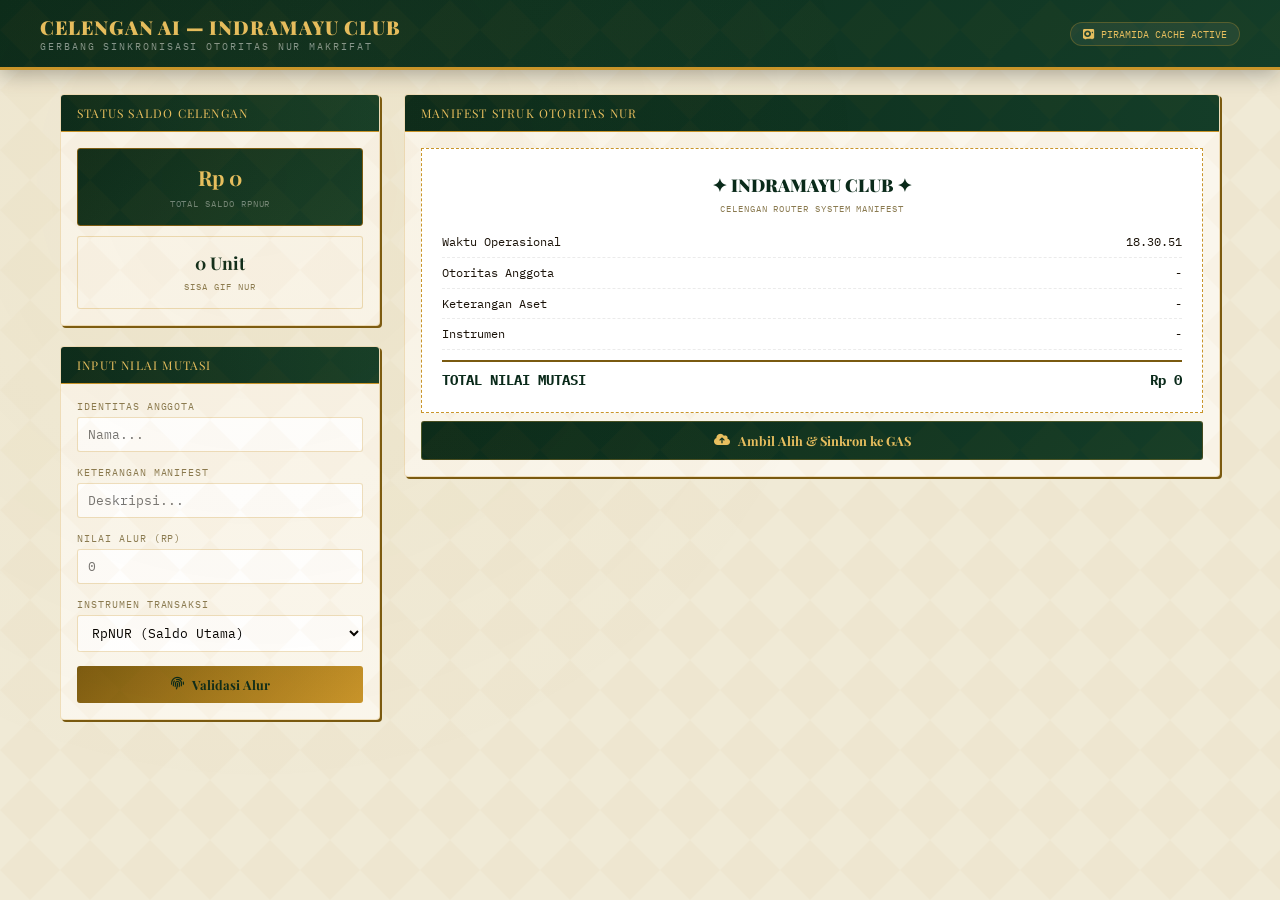
<file: celengan.html>
<!DOCTYPE html>
<html lang="id">
<head>
<meta charset="UTF-8">
<meta name="viewport" content="width=device-width, initial-scale=1.0, maximum-scale=1, user-scalable=no">
<title>Celengan AI — Indramayu Club Makrifat</title>
<link rel="preconnect" href="https://fonts.googleapis.com">
<link href="https://fonts.googleapis.com/css2?family=Playfair+Display:wght@400;600;700;900&family=IBM+Plex+Mono:wght@300;400;500&display=swap" rel="stylesheet">
<link rel="stylesheet" href="https://cdnjs.cloudflare.com/ajax/libs/font-awesome/6.5.0/css/all.min.css">
<style>
  :root {
    --gold: #c9952a;
    --gold-light: #e8c060;
    --gold-dim: #7a5a10;
    --green-deep: #0a2a1a;
    --green-mid: #143d28;
    --green-light: #1e5c3c;
    --cream: #faf6ec;
    --ink: #1a1208;
    --muted: #8a7a50;
    --bg: #f0ead6;
  }

  * { margin: 0; padding: 0; box-sizing: border-box; }
  body {
    font-family: 'IBM Plex Mono', monospace;
    background: var(--bg);
    color: var(--ink);
    min-height: 100vh;
    padding-bottom: 30px;
  }
  body::before {
    content: ''; position: fixed; inset: 0;
    background-image: radial-gradient(circle at 20% 20%, rgba(201,149,42,0.04) 0%, transparent 50%), url("data:image/svg+xml,%3Csvg width='60' height='60' viewBox='0 0 60 60' xmlns='http://www.w3.org/2000/svg'%3E%3Cg fill='none' fill-rule='evenodd'%3E%3Cg fill='%23c9952a' fill-opacity='0.03'%3E%3Cpath d='M30 0 L60 30 L30 60 L0 30z'/%3E%3C/g%3E%3C/g%3E%3C/svg%3E");
    pointer-events: none; z-index: 0;
  }

  header {
    background: linear-gradient(135deg, var(--green-deep), var(--green-mid));
    border-bottom: 3px solid var(--gold);
    padding: 14px 20px;
    box-shadow: 0 4px 20px rgba(0,0,0,0.3);
  }
  .header-inner {
    max-width: 1200px; margin: 0 auto;
    display: flex; align-items: center; justify-content: space-between;
  }
  .logo-text h1 {
    font-family: 'Playfair Display', serif; font-size: 1.2rem; font-weight: 900; color: var(--gold-light); letter-spacing: 0.05em;
  }
  .logo-text p { font-size: 0.6rem; color: rgba(255,255,255,0.5); letter-spacing: 0.2em; text-transform: uppercase; }

  .status-pill {
    background: rgba(255,255,255,0.06); border: 1px solid rgba(201,149,42,0.3);
    border-radius: 100px; padding: 4px 12px; font-size: 0.65rem; color: var(--gold-light);
  }

  .main-grid {
    max-width: 1200px; margin: 24px auto; padding: 0 20px;
    display: grid; grid-template-columns: 320px 1fr; gap: 24px;
  }
  @media(max-width: 850px) { .main-grid { grid-template-columns: 1fr; } }

  .panel {
    background: var(--cream); border: 1px solid rgba(201,149,42,0.25); border-radius: 4px;
    box-shadow: 2px 2px 0 var(--gold-dim); overflow: hidden; margin-bottom: 20px;
  }
  .panel-header {
    background: linear-gradient(90deg, var(--green-deep), var(--green-mid));
    padding: 10px 16px; border-bottom: 1px solid var(--gold);
    font-family: 'Playfair Display', serif; font-size: 0.75rem; color: var(--gold-light); letter-spacing: 0.1em; text-transform: uppercase;
  }

  .panel-body { padding: 16px; }
  .form-group { margin-bottom: 14px; }
  .form-group label { display: block; font-size: 0.6rem; color: var(--muted); text-transform: uppercase; margin-bottom: 4px; letter-spacing: 0.1em; }
  .form-group input, .form-group select {
    width: 100%; padding: 8px 10px; font-family: 'IBM Plex Mono', monospace; font-size: 0.8rem;
    border: 1px solid rgba(201,149,42,0.3); border-radius: 3px; outline: none; background: #fff;
  }

  .btn {
    width: 100%; padding: 10px; font-family: 'Playfair Display', serif; font-weight: 700; font-size: 0.8rem;
    border: none; border-radius: 3px; cursor: pointer; display: flex; align-items: center; justify-content: center; gap: 8px;
    transition: transform 0.1s;
  }
  .btn:active { transform: scale(0.98); }
  .btn-gold { background: linear-gradient(135deg, var(--gold-dim), var(--gold)); color: var(--green-deep); }
  .btn-green { background: linear-gradient(135deg, var(--green-deep), var(--green-mid)); color: var(--gold-light); border: 1px solid rgba(201,149,42,0.3); margin-top: 8px; }

  .stats-box {
    background: linear-gradient(135deg, var(--green-deep), var(--green-mid)); color: #fff;
    padding: 14px; border-radius: 3px; text-align: center; border: 1px solid var(--gold-dim);
  }
  .stats-val { font-family: 'Playfair Display', serif; font-size: 1.3rem; color: var(--gold-light); font-weight: 700; display: block; }
  .stats-lbl { font-size: 0.58rem; color: rgba(255,255,255,0.4); letter-spacing: 0.1em; text-transform: uppercase; }

  .receipt { background: #fff; border: 1px dashed var(--gold); padding: 20px; font-size: 0.75rem; line-height: 1.8; position: relative; }
  .receipt-title { font-family: 'Playfair Display', serif; text-align: center; font-size: 1.1rem; font-weight: 900; color: var(--green-deep); }
  .receipt-line { display: flex; justify-content: space-between; border-bottom: 1px dashed rgba(0,0,0,0.08); padding: 4px 0; }
  .receipt-total { display: flex; justify-content: space-between; font-weight: 700; border-top: 2px solid var(--gold-dim); margin-top: 10px; padding-top: 6px; font-size: 0.85rem; color: var(--green-deep); }

  .badge { display: inline-block; padding: 2px 8px; border-radius: 100px; font-size: 0.6rem; font-weight: 700; text-transform: uppercase; }
  .badge-rp { background: rgba(16,185,129,0.1); color: #059669; border: 1px solid rgba(16,185,129,0.2); }
  .badge-vch { background: rgba(201,149,42,0.1); color: var(--gold-dim); border: 1px solid rgba(201,149,42,0.2); }
</style>
</head>
<body>

<header>
  <div class="header-inner">
    <div class="logo-text">
      <h1>CELENGAN AI — INDRAMAYU CLUB</h1>
      <p>Gerbang Sinkronisasi Otoritas Nur Makrifat</p>
    </div>
    <div class="status-pill"><i class="fas fa-vault"></i> PIRAMIDA CACHE ACTIVE</div>
  </div>
</header>

<div class="main-grid">
  <!-- SISI KIRI: MONITOR CACHE & FORM MUTASI -->
  <div class="left-col">
    <div class="panel">
      <div class="panel-header">Status Saldo Celengan</div>
      <div class="panel-body" style="display:flex; flex-direction:column; gap:10px;">
        <div class="stats-box">
          <span class="stats-val" id="displayRpNur">Rp 0</span>
          <span class="stats-lbl">Total Saldo RpNUR</span>
        </div>
        <div class="stats-box" style="background:var(--cream); border:1px solid rgba(201,149,42,0.3)">
          <span class="stats-val" id="displayGifCount" style="color:var(--green-deep); font-size:1.1rem;">0 Unit</span>
          <span class="stats-lbl" style="color:var(--muted)">Sisa GIF NUR</span>
        </div>
      </div>
    </div>

    <div class="panel">
      <div class="panel-header">Input Nilai Mutasi</div>
      <div class="panel-body">
        <div class="form-group">
          <label>Identitas Anggota</label>
          <input type="text" id="inputAnggota" placeholder="Nama..." autocomplete="off">
        </div>
        <div class="form-group">
          <label>Keterangan Manifest</label>
          <input type="text" id="inputKeterangan" placeholder="Deskripsi..." autocomplete="off">
        </div>
        <div class="form-group">
          <label>Nilai Alur (Rp)</label>
          <input type="number" id="inputNilai" placeholder="0">
        </div>
        <div class="form-group">
          <label>Instrumen Transaksi</label>
          <select id="inputInstrumen" onchange="cekTipeInstrumen()">
            <option value="rpNur">RpNUR (Saldo Utama)</option>
            <option value="voucherNur">VOUCHER NUR</option>
          </select>
        </div>
        <div class="form-group" id="groupVoucher" style="display:none;">
          <label>Kode Voucher Nur</label>
          <input type="text" id="inputKodeVoucher" placeholder="NUR-XX-XXX">
        </div>
        
        <button class="btn btn-gold" onclick="prosesValidasi()"><i class="fas fa-fingerprint"></i> Validasi Alur</button>
      </div>
    </div>
  </div>

  <!-- SISI KANAN: MANIFEST STRUK -->
  <div class="right-col">
    <div class="panel">
      <div class="panel-header">Manifest Struk Otoritas Nur</div>
      <div class="panel-body">
        <div class="receipt" id="manifestReceipt">
          <div class="receipt-title">✦ INDRAMAYU CLUB ✦</div>
          <p style="text-align:center; font-size:0.58rem; color:var(--muted); letter-spacing:0.1em; margin-bottom:10px;">CELENGAN ROUTER SYSTEM MANIFEST</p>
          <div class="receipt-line"><span>Waktu Operasional</span><span id="vWaktu">--:--:--</span></div>
          <div class="receipt-line"><span>Otoritas Anggota</span><span id="vAnggota">-</span></div>
          <div class="receipt-line"><span>Keterangan Aset</span><span id="vKet">-</span></div>
          <div class="receipt-line"><span>Instrumen</span><span id="vInstrumen">-</span></div>
          <div class="receipt-total"><span>TOTAL NILAI MUTASI</span><span id="vTotal">Rp 0</span></div>
        </div>
        <button class="btn btn-green" onclick="eksekusiSinkronisasi()"><i class="fas fa-cloud-upload-alt"></i> Ambil Alih & Sinkron ke GAS</button>
      </div>
    </div>
  </div>
</div>

<script>
  let currentRpNurRaw = 0;
  let activeMutasiNilai = 0;

  window.addEventListener('load', () => {
    muatDataDariCore();
    document.getElementById('vWaktu').textContent = new Date().toLocaleTimeString('id-ID');
  });

  function cekTipeInstrumen() {
    const inst = document.getElementById('inputInstrumen').value;
    document.getElementById('groupVoucher').style.display = (inst === 'voucherNur') ? 'block' : 'none';
  }

  function muatDataDariCore() {
    if (typeof google !== 'undefined') {
      google.script.run.withSuccessHandler(function(response) {
        if(response && response.aset) {
          document.getElementById('displayRpNur').textContent = response.aset.rpNur;
          document.getElementById('displayGifCount').textContent = response.aset.gifNurCount;
          currentRpNurRaw = parseInt(response.aset.rpNur.replace(/[^0-9]/g, '')) || 0;
        }
      }).layaniRequestTermux('cek_aset', {parameter: {}});
    }
  }

  function prosesValidasi() {
    const anggota = document.getElementById('inputAnggota').value.trim();
    const ket = document.getElementById('inputKeterangan').value.trim();
    const nilai = parseFloat(document.getElementById('inputNilai').value) || 0;
    const instrumen = document.getElementById('inputInstrumen').value;

    if(!anggota || !ket || nilai <= 0) {
      alert('Mohon lengkapi seluruh kolom Otoritas Jalur!');
      return;
    }

    activeMutasiNilai = nilai;
    document.getElementById('vWaktu').textContent = new Date().toLocaleTimeString('id-ID');
    document.getElementById('vAnggota').textContent = anggota;
    document.getElementById('vKet').textContent = ket;
    
    if(instrumen === 'rpNur') {
      document.getElementById('vInstrumen').innerHTML = `<span class="badge badge-rp">RpNUR</span>`;
    } else {
      const kodeVch = document.getElementById('inputKodeVoucher').value.trim();
      document.getElementById('vInstrumen').innerHTML = `<span class="badge badge-vch">VOUCHER: ${kodeVch}</span>`;
    }
    
    document.getElementById('vTotal').textContent = 'Rp ' + nilai.toLocaleString('id-ID');
  }

  function eksekusiSinkronisasi() {
    if(activeMutasiNilai <= 0) {
      alert('Tidak ada data manifest yang valid untuk disinkronkan!');
      return;
    }

    const instrumen = document.getElementById('inputInstrumen').value;

    if(typeof google === 'undefined') {
      alert('Lingkungan Google Apps Script tidak terdeteksi (Mode Lokal).');
      return;
    }

    if(instrumen === 'rpNur') {
      let saldoBaru = currentRpNurRaw + activeMutasiNilai;
      
      google.script.run.withSuccessHandler(function(res) {
        if(res.status === "success") {
          alert('Alhamdulillah, ' + res.message);
          muatDataDariCore();
          resetForm();
        }
      }).layaniRequestTermux('update_rpnur', {parameter: {jumlah: saldoBaru.toString()}});

    } else {
      const kodeVch = document.getElementById('inputKodeVoucher').value.trim();
      google.script.run.withSuccessHandler(function(res) {
        if(res.status === "success") {
          alert('Validasi Sukses: ' + res.detail);
          resetForm();
        } else {
          alert('Gagal: ' + res.message);
        }
      }).layaniRequestTermux('gunakan_voucher', {parameter: {kode: kodeVch}});
    }
  }

  function resetForm() {
    document.getElementById('inputAnggota').value = '';
    document.getElementById('inputKeterangan').value = '';
    document.getElementById('inputNilai').value = '';
    document.getElementById('inputKodeVoucher').value = '';
    activeMutasiNilai = 0;
  }
</script>
</body>
</html>
</file>
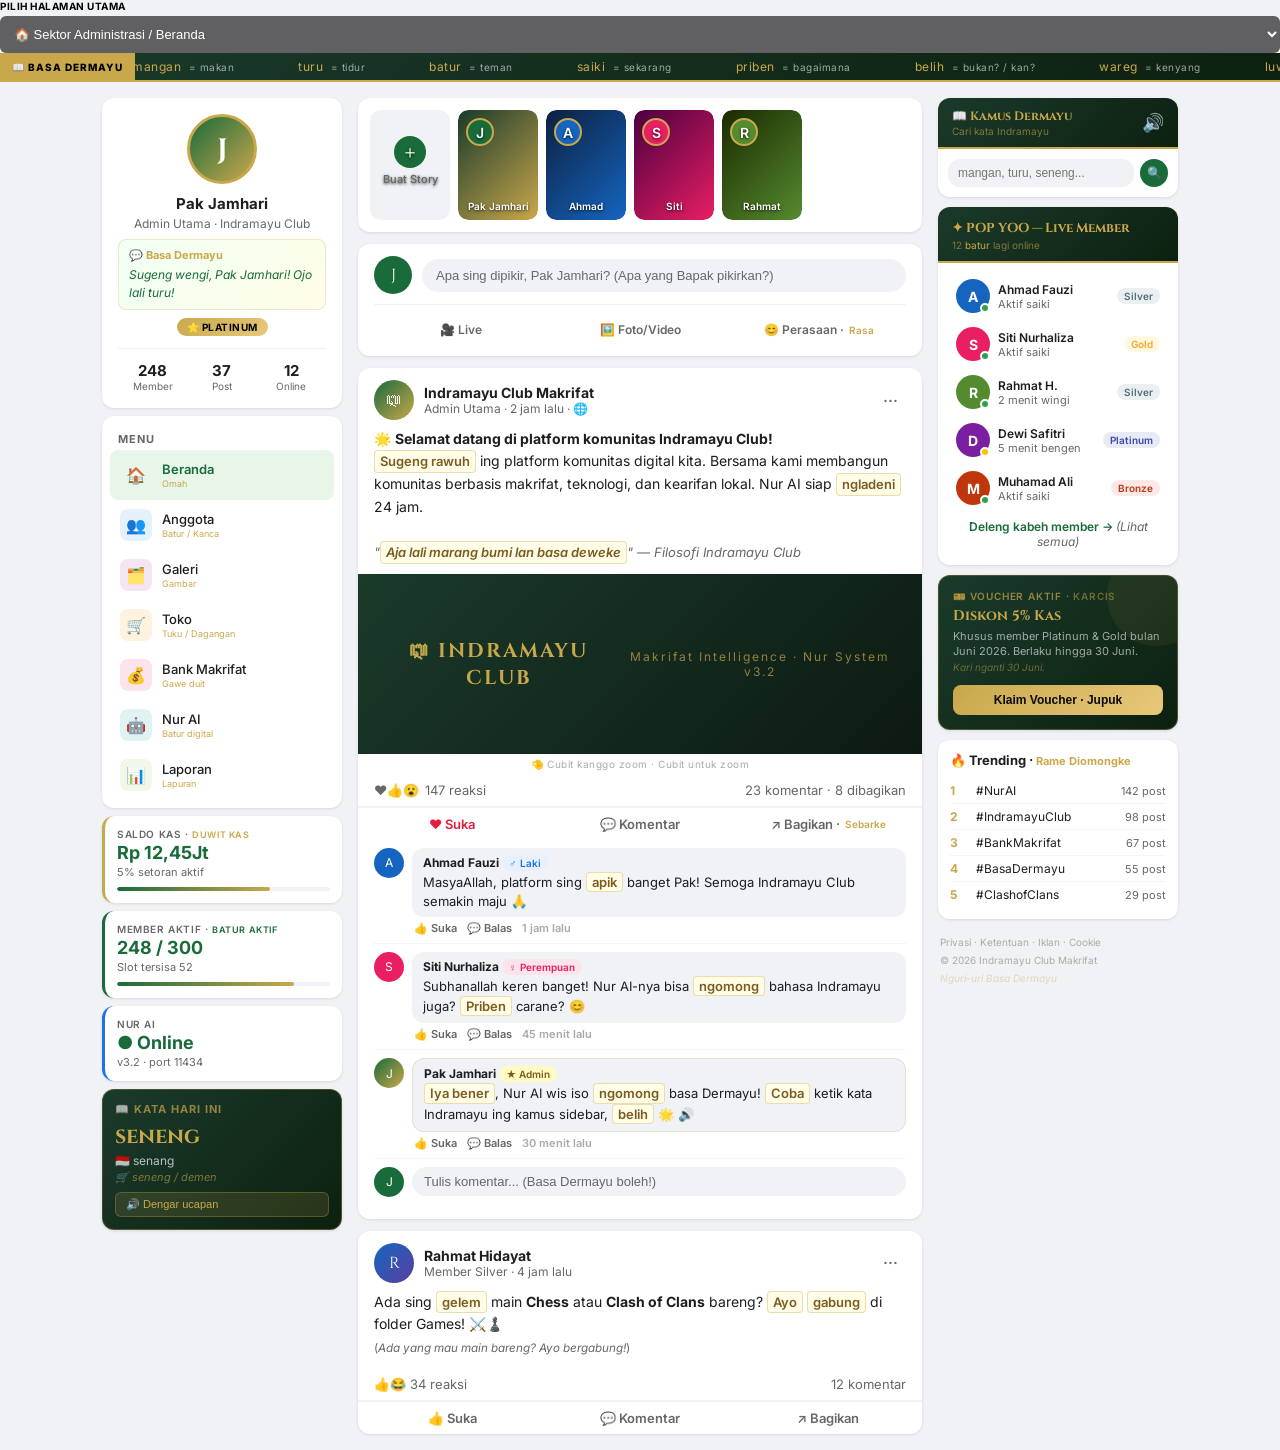
<file: halaman2.html>
<!DOCTYPE html>
<html lang="id">
<head>
<meta charset="UTF-8">
<meta name="viewport" content="width=device-width, initial-scale=1.0">
<title>Indramayu Club - Halaman 2</title>
<link href="https://fonts.googleapis.com/css2?family=Inter:wght@300;400;500;600;700&family=Cinzel:wght@400;600;700&display=swap" rel="stylesheet">
<style>
* { margin:0; padding:0; box-sizing:border-box; -webkit-tap-highlight-color:transparent; }

body {
  font-family: 'Inter', sans-serif;
  background: #f0f2f5;
  min-height: 100vh;
  display: flex;
  flex-direction: column;
}

/* ═══ TOP NAVBAR ═══ */
.topnav {
  position: sticky; top:0; z-index:200;
  background: #fff;
  border-bottom: 1px solid #ddd;
  display: flex; align-items: center;
  padding: 0 16px;
  height: 56px;
  gap: 8px;
  box-shadow: 0 1px 3px rgba(0,0,0,0.1);
}
.nav-logo {
  display:flex; align-items:center; gap:8px;
  font-family:'Cinzel',serif; font-size:15px; font-weight:700;
  color: #1a6b3a; white-space:nowrap;
}
.nav-logo span { font-size:20px; color:#C9A84C; }
.nav-search {
  flex:1; max-width:240px;
  background:#f0f2f5; border:none; border-radius:20px;
  padding: 8px 14px; font-size:13px; color:#333; outline:none;
}
.nav-links {
  display:flex; gap:2px; flex:1; justify-content:center;
}
.nav-link {
  padding: 8px 18px; border-radius:8px; font-size:13px; font-weight:600;
  color:#65676B; cursor:pointer; border-bottom:3px solid transparent;
  transition:all 0.15s;
}
.nav-link:hover { background:#f0f2f5; color:#1a6b3a; }
.nav-link.active { color:#1a6b3a; border-bottom-color:#1a6b3a; }
.nav-right { display:flex; gap:8px; align-items:center; }
.nav-btn {
  width:36px; height:36px; border-radius:50%; background:#f0f2f5;
  display:flex; align-items:center; justify-content:center;
  font-size:16px; cursor:pointer; position:relative;
}
.nav-btn:hover { background:#e4e6eb; }
.nbadge {
  position:absolute; top:-2px; right:-2px;
  background:#e41e3f; color:#fff; font-size:9px; font-weight:700;
  min-width:16px; height:16px; border-radius:8px;
  display:flex; align-items:center; justify-content:center;
  border:2px solid #fff; padding:0 3px;
}

/* ═══ TICKER BAHASA INDRAMAYU ═══ */
.ticker-bar {
  background: linear-gradient(135deg, #1a3a2a, #0d2010);
  border-bottom: 2px solid #C9A84C;
  padding: 6px 0;
  overflow: hidden;
  position: relative;
}
.ticker-label {
  position: absolute; left: 0; top: 0; bottom: 0;
  background: #C9A84C; color: #000;
  font-size: 10px; font-weight: 800; letter-spacing: 1px;
  padding: 0 12px;
  display: flex; align-items: center;
  z-index: 2; white-space: nowrap;
}
.ticker-track {
  display: flex;
  animation: ticker 30s linear infinite;
  padding-left: 100px;
}
.ticker-track:hover { animation-play-state: paused; }
.ticker-item {
  white-space: nowrap; font-size: 12px; color: #C9A84C;
  padding: 0 32px; letter-spacing: 0.5px;
  cursor: pointer;
}
.ticker-item span { color: rgba(255,255,255,0.6); font-size: 10px; margin-left: 4px; }
@keyframes ticker {
  from { transform: translateX(0); }
  to { transform: translateX(-50%); }
}

/* ═══ MAIN LAYOUT ═══ */
.main-layout {
  display: flex;
  max-width: 1100px;
  margin: 0 auto;
  width: 100%;
  padding: 16px 12px;
  gap: 16px;
}

/* ═══ LEFT SIDEBAR ═══ */
.left-sidebar {
  width: 240px;
  flex-shrink: 0;
  display:flex; flex-direction:column; gap:8px;
}

.sidebar-profile {
  background:#fff; border-radius:12px;
  padding:16px; text-align:center;
  box-shadow:0 1px 3px rgba(0,0,0,0.1);
}
.profile-avatar {
  width:70px; height:70px; border-radius:50%; margin:0 auto 10px;
  background:linear-gradient(135deg,#1a6b3a,#C9A84C);
  display:flex; align-items:center; justify-content:center;
  font-size:28px; font-weight:700; color:#fff;
  font-family:'Cinzel',serif;
  border:3px solid #C9A84C;
}
.profile-name { font-size:15px; font-weight:700; color:#1C1E21; }
.profile-role { font-size:12px; color:#65676B; margin-top:3px; }
/* SAPA KHAS — sapaan Indramayu di bawah profil */
.profile-sapa {
  margin-top: 8px; padding: 7px 10px;
  background: linear-gradient(135deg,#f0fff4,#fffde7);
  border: 1px solid #C9A84C40;
  border-radius: 8px;
  font-size: 12px; color: #1a6b3a;
  font-style: italic; line-height: 1.5;
  text-align: left;
}
.profile-sapa strong { color: #C9A84C; font-style: normal; font-size: 11px; display: block; margin-bottom: 2px; }
.profile-badge {
  display:inline-block; margin-top:8px;
  background:linear-gradient(135deg,#C9A84C,#E8C97A);
  color:#000; font-size:10px; font-weight:700;
  padding:3px 10px; border-radius:10px; letter-spacing:0.05em;
}
.profile-stats {
  display:flex; gap:0; margin-top:12px;
  border-top:1px solid #f0f2f5; padding-top:12px;
}
.pstat { flex:1; text-align:center; }
.pstat-val { font-size:15px; font-weight:700; color:#1C1E21; }
.pstat-label { font-size:10px; color:#65676B; }

/* LEFT MENU */
.left-menu { background:#fff; border-radius:12px; padding:8px; box-shadow:0 1px 3px rgba(0,0,0,0.1); }
.menu-title { font-size:11px; font-weight:700; color:#65676B; letter-spacing:0.08em; text-transform:uppercase; padding:8px 8px 4px; }
.menu-row {
  display:flex; align-items:center; gap:10px;
  padding:9px 10px; border-radius:8px; cursor:pointer;
  font-size:13px; font-weight:500; color:#1C1E21;
  transition:background 0.12s;
}
.menu-row:hover { background:#f0f2f5; }
.menu-row.active { background:#e8f5e9; color:#1a6b3a; font-weight:600; }
.menu-icon-box {
  width:32px; height:32px; border-radius:8px;
  display:flex; align-items:center; justify-content:center;
  font-size:16px; flex-shrink:0;
}
/* sub-label Indramayu di menu */
.menu-sub { font-size:9px; color:#C9A84C; font-weight:400; display:block; margin-top:1px; }

/* MINI CARDS */
.mini-cards { display:flex; flex-direction:column; gap:8px; }
.mini-card {
  background:#fff; border-radius:12px; padding:12px;
  box-shadow:0 1px 3px rgba(0,0,0,0.1); cursor:pointer;
  transition:transform 0.12s, box-shadow 0.12s;
  border-left:3px solid #C9A84C;
}
.mini-card:hover { transform:translateY(-1px); box-shadow:0 3px 8px rgba(0,0,0,0.15); }
.mc-label { font-size:10px; color:#65676B; font-weight:600; letter-spacing:0.06em; text-transform:uppercase; }
.mc-val { font-size:18px; font-weight:700; color:#1a6b3a; margin:2px 0; }
.mc-sub { font-size:11px; color:#65676B; }
.mc-bar { height:4px; background:#f0f2f5; border-radius:2px; margin-top:8px; overflow:hidden; }
.mc-fill { height:100%; background:linear-gradient(90deg,#1a6b3a,#C9A84C); border-radius:2px; }

/* KAMUS MINI CARD — di sidebar kiri */
.kamus-card {
  background: linear-gradient(135deg,#1a3a2a,#0d2010);
  border-radius: 12px; padding: 12px;
  box-shadow: 0 1px 3px rgba(0,0,0,0.1);
  border: 1px solid rgba(201,168,76,0.3);
  cursor: pointer;
}
.kamus-card-title { font-size: 11px; color: rgba(201,168,76,0.7); font-weight:700; letter-spacing: 1px; text-transform: uppercase; }
.kamus-kata-of-day { font-size: 22px; color: #C9A84C; font-family:'Cinzel',serif; font-weight:700; margin: 6px 0 2px; }
.kamus-arti { font-size: 12px; color: rgba(255,255,255,0.7); }
.kamus-pasar { font-size: 11px; color: rgba(201,168,76,0.6); font-style: italic; margin-top:2px; }
.kamus-tts-btn {
  margin-top: 8px; display:flex; align-items:center; gap:5px;
  background: rgba(201,168,76,0.15); border: 1px solid rgba(201,168,76,0.3);
  border-radius: 6px; padding: 5px 10px; color: #C9A84C;
  font-size: 11px; cursor: pointer; width: 100%;
  transition: background 0.2s;
}
.kamus-tts-btn:hover { background: rgba(201,168,76,0.3); }

/* ═══ CENTER FEED ═══ */
.center-feed {
  flex:1; min-width:0;
  display:flex; flex-direction:column; gap:12px;
}

/* STORY BAR */
.story-bar {
  background:#fff; border-radius:12px; padding:12px;
  box-shadow:0 1px 3px rgba(0,0,0,0.1);
  display:flex; gap:8px; overflow-x:auto;
}
.story-bar::-webkit-scrollbar { display:none; }
.story-item {
  flex-shrink:0; width:80px; height:110px; border-radius:10px;
  position:relative; cursor:pointer; overflow:hidden;
}
.story-bg {
  width:100%; height:100%; border-radius:10px;
  display:flex; align-items:flex-end; justify-content:center;
  padding-bottom:8px; font-size:10px; font-weight:600; color:#fff;
  text-shadow:0 1px 3px rgba(0,0,0,0.8);
}
.story-avatar {
  position:absolute; top:8px; left:8px;
  width:28px; height:28px; border-radius:50%;
  border:2px solid #C9A84C;
  display:flex; align-items:center; justify-content:center;
  font-size:14px; background:#1a6b3a;
}
.story-add {
  background:#f0f2f5;
  display:flex; flex-direction:column; align-items:center; justify-content:center;
  gap:4px; font-size:11px; color:#65676B; font-weight:500;
}
.story-add-icon {
  width:32px; height:32px; border-radius:50%; background:#1a6b3a;
  display:flex; align-items:center; justify-content:center;
  font-size:18px; color:#fff;
}

/* POST COMPOSER */
.post-composer {
  background:#fff; border-radius:12px; padding:12px 16px;
  box-shadow:0 1px 3px rgba(0,0,0,0.1);
}
.composer-top {
  display:flex; gap:10px; align-items:center;
}
.composer-av {
  width:38px; height:38px; border-radius:50%; background:#1a6b3a;
  display:flex; align-items:center; justify-content:center;
  font-size:16px; color:#fff; font-family:'Cinzel',serif; flex-shrink:0;
}
.composer-input {
  flex:1; background:#f0f2f5; border:none; border-radius:20px;
  padding:9px 14px; font-size:13px; color:#1C1E21; cursor:pointer;
  outline:none;
}
.composer-input::placeholder { color:#65676B; }
.composer-actions {
  display:flex; gap:4px; margin-top:10px; padding-top:10px;
  border-top:1px solid #f0f2f5;
}
.comp-btn {
  flex:1; display:flex; align-items:center; justify-content:center; gap:5px;
  padding:7px; border-radius:8px; font-size:12px; font-weight:600;
  cursor:pointer; color:#65676B; transition:background 0.12s;
}
.comp-btn:hover { background:#f0f2f5; }

/* FEED POST */
.feed-post {
  background:#fff; border-radius:12px;
  box-shadow:0 1px 3px rgba(0,0,0,0.1);
  overflow:hidden;
}
.post-header {
  display:flex; align-items:center; gap:10px;
  padding:12px 16px 8px;
}
.post-av {
  width:40px; height:40px; border-radius:50%;
  display:flex; align-items:center; justify-content:center;
  font-size:16px; color:#fff; font-family:'Cinzel',serif; flex-shrink:0;
}
.post-info { flex:1; }
.post-name { font-size:14px; font-weight:700; color:#1C1E21; }
.post-meta { font-size:12px; color:#65676B; }
.post-more { font-size:18px; color:#65676B; cursor:pointer; padding:4px 8px; border-radius:6px; }
.post-more:hover { background:#f0f2f5; }
.post-text { padding:0 16px 10px; font-size:14px; color:#1C1E21; line-height:1.6; }

/* KATA INDRAMAYU INLINE di post */
.indr-word {
  display: inline-block;
  background: #fffde7;
  border: 1px solid #C9A84C60;
  border-radius: 4px;
  padding: 0 5px;
  color: #7a5c1e;
  font-weight: 600;
  cursor: pointer;
  font-size: 13px;
  transition: background 0.15s;
  position: relative;
}
.indr-word:hover { background: #fff9c4; }
.indr-tooltip {
  display: none;
  position: absolute;
  bottom: 130%; left: 50%; transform: translateX(-50%);
  background: #1a3a2a; color: #C9A84C;
  font-size: 11px; font-weight: 400;
  padding: 5px 10px; border-radius: 6px;
  white-space: nowrap; z-index: 20;
  border: 1px solid rgba(201,168,76,0.3);
  box-shadow: 0 4px 12px rgba(0,0,0,0.3);
  pointer-events: none;
}
.indr-word:hover .indr-tooltip { display: block; }

/* POST IMAGE */
.post-img {
  width:100%; background:#f0f2f5;
  display:flex; align-items:center; justify-content:center;
  font-size:48px; min-height:180px;
  background:linear-gradient(135deg,#1a3a2a,#0d1a12);
  color:#C9A84C; letter-spacing:0.1em;
  font-family:'Cinzel',serif; font-size:20px; font-weight:700;
  text-align:center; padding:20px;
  touch-action: pinch-zoom;
  cursor: zoom-in;
}
.post-img.zoomed { cursor:zoom-out; }

/* REACTION BAR */
.reaction-summary {
  display:flex; align-items:center; justify-content:space-between;
  padding:8px 16px; border-bottom:1px solid #f0f2f5;
  font-size:13px; color:#65676B;
}
.reaction-bar {
  display:flex; border-top:1px solid #f0f2f5;
}
.react-btn {
  flex:1; display:flex; align-items:center; justify-content:center; gap:5px;
  padding:8px; font-size:13px; font-weight:600; color:#65676B;
  cursor:pointer; transition:background 0.12s;
  position:relative;
}
.react-btn:hover { background:#f0f2f5; }
.react-btn.liked { color:#e41e3f; }
.react-popup {
  display:none; position:absolute;
  bottom:48px; left:0;
  background:#fff; border-radius:30px;
  padding:8px 12px; gap:6px;
  box-shadow:0 4px 20px rgba(0,0,0,0.2);
  border:1px solid #ddd;
  flex-direction:row;
  z-index:10; white-space:nowrap;
}
.react-btn:hover .react-popup { display:flex; }
.react-emoji {
  font-size:24px; cursor:pointer; transition:transform 0.12s;
  display:inline-block;
}
.react-emoji:hover { transform:scale(1.4) translateY(-4px); }

/* COMMENTS */
.comments-section { padding:8px 16px 12px; }
.comment-input-row {
  display:flex; gap:8px; align-items:center; margin-bottom:10px;
}
.comment-av {
  width:30px; height:30px; border-radius:50%; background:#1a6b3a;
  display:flex; align-items:center; justify-content:center;
  font-size:12px; color:#fff; flex-shrink:0;
}
.comment-box {
  flex:1; background:#f0f2f5; border:none; border-radius:16px;
  padding:7px 12px; font-size:13px; outline:none; color:#1C1E21;
}
.comment-box::placeholder { color:#65676B; }
.comment-item {
  display:flex; gap:8px; margin-bottom:8px;
  padding-bottom:8px; border-bottom:1px solid #f5f5f5;
}
.comment-item:last-child { border-bottom:none; margin-bottom:0; }
.comment-body {
  background:#f0f2f5; border-radius:12px; padding:7px 11px; flex:1;
}
.comment-author { font-size:12px; font-weight:700; color:#1C1E21; }
.comment-text { font-size:13px; color:#1C1E21; margin-top:2px; line-height:1.4; }
.comment-actions { display:flex; gap:10px; margin-top:4px; padding-left:2px; }
.comment-act { font-size:11px; color:#65676B; cursor:pointer; font-weight:600; }
.comment-act:hover { color:#1a6b3a; }
.comment-gender { font-size:10px; padding:2px 7px; border-radius:8px; font-weight:600; }
.g-male   { background:#e8f0fe; color:#1a73e8; }
.g-female { background:#fce4ec; color:#e91e63; }

/* ═══ RIGHT SIDEBAR ═══ */
.right-sidebar {
  width: 240px; flex-shrink:0;
  display:flex; flex-direction:column; gap:10px;
}

/* POP YOO CARD */
.pop-yoo {
  background:#fff; border-radius:12px; overflow:hidden;
  box-shadow:0 1px 3px rgba(0,0,0,0.1);
}
.pop-yoo-header {
  background:linear-gradient(135deg,#1a3a2a,#0d2010);
  padding:12px 14px 10px;
  border-bottom:2px solid #C9A84C;
}
.pop-yoo-title { font-family:'Cinzel',serif; font-size:13px; color:#C9A84C; font-weight:700; }
.pop-yoo-sub { font-size:10px; color:rgba(201,168,76,0.6); margin-top:2px; }
.pop-yoo-body { padding:10px; }
.live-member {
  display:flex; align-items:center; gap:8px;
  padding:6px 8px; border-radius:8px; cursor:pointer;
  transition:background 0.12s; margin-bottom:2px;
}
.live-member:hover { background:#f0f2f5; }
.lm-av {
  width:34px; height:34px; border-radius:50%; flex-shrink:0;
  display:flex; align-items:center; justify-content:center;
  font-size:14px; color:#fff; font-weight:700; position:relative;
}
.online-dot {
  position:absolute; bottom:0; right:0;
  width:10px; height:10px; border-radius:50%; background:#31a24c;
  border:2px solid #fff;
}
.lm-info { flex:1; }
.lm-name { font-size:12px; font-weight:600; color:#1C1E21; }
.lm-status { font-size:11px; color:#65676B; }
.lm-badge { font-size:10px; padding:2px 7px; border-radius:8px; font-weight:600; }
.b-gold     { background:#FFF8E1; color:#F9A825; }
.b-silver   { background:#ECEFF1; color:#546E7A; }
.b-platinum { background:#E8EAF6; color:#3949AB; }
.b-bronze   { background:#FBE9E7; color:#BF360C; }

/* VOUCHER CARD */
.voucher-card {
  background:linear-gradient(135deg,#1a3a2a,#0d2010);
  border-radius:12px; padding:14px;
  box-shadow:0 1px 3px rgba(0,0,0,0.1);
  border:1px solid rgba(201,168,76,0.3);
  position:relative; overflow:hidden;
}
.voucher-card::before {
  content:''; position:absolute;
  top:-30px; right:-30px; width:100px; height:100px;
  border-radius:50%; background:rgba(201,168,76,0.08);
}
.vc-label { font-size:10px; color:rgba(201,168,76,0.7); font-weight:600; letter-spacing:0.08em; text-transform:uppercase; }
.vc-title { font-family:'Cinzel',serif; font-size:14px; color:#C9A84C; font-weight:700; margin:4px 0; }
.vc-desc { font-size:11px; color:rgba(255,255,255,0.6); line-height:1.4; }
.vc-btn {
  margin-top:10px; width:100%; padding:8px;
  background:linear-gradient(135deg,#C9A84C,#E8C97A);
  border:none; border-radius:8px; font-size:12px; font-weight:700;
  color:#0a0a0a; cursor:pointer;
}

/* TRENDING */
.trending-card {
  background:#fff; border-radius:12px; padding:12px;
  box-shadow:0 1px 3px rgba(0,0,0,0.1);
}
.tc-title { font-size:13px; font-weight:700; color:#1C1E21; margin-bottom:10px; }
.trend-item {
  display:flex; align-items:center; gap:8px;
  padding:5px 0; border-bottom:1px solid #f5f5f5; cursor:pointer;
}
.trend-item:last-child { border-bottom:none; }
.trend-num { font-size:12px; font-weight:700; color:#C9A84C; width:18px; }
.trend-text { flex:1; font-size:12px; color:#1C1E21; }
.trend-count { font-size:11px; color:#65676B; }

/* ═══ KAMUS PANEL di right sidebar ═══ */
.kamus-panel {
  background:#fff; border-radius:12px;
  box-shadow: 0 1px 3px rgba(0,0,0,0.1);
  overflow: hidden;
}
.kamus-panel-head {
  background: linear-gradient(135deg,#1a3a2a,#0d2010);
  padding: 10px 14px;
  border-bottom: 2px solid #C9A84C;
  display: flex; align-items: center; justify-content: space-between;
}
.kamus-panel-title { font-family:'Cinzel',serif; font-size:12px; color:#C9A84C; font-weight:700; }
.kamus-panel-sub { font-size:10px; color:rgba(201,168,76,0.6); margin-top:1px; }
.kamus-search-wrap { padding: 10px; display:flex; gap:6px; }
.kamus-search-inp {
  flex:1; background:#f0f2f5; border:none; border-radius:12px;
  padding:6px 10px; font-size:12px; outline:none; color:#1C1E21;
}
.kamus-search-btn {
  width:28px; height:28px; border-radius:50%;
  background:#1a6b3a; border:none; color:#fff;
  font-size:12px; cursor:pointer; display:flex;
  align-items:center; justify-content:center; flex-shrink:0;
}
.kamus-result {
  padding: 0 10px 10px;
  display: none;
}
.kamus-result.show { display:block; }
.kr-kata { font-size:16px; font-weight:700; color:#1a6b3a; font-family:'Cinzel',serif; }
.kr-arti { font-size:12px; color:#1C1E21; margin-top:2px; }
.kr-pasar { font-size:11px; color:#65676B; font-style:italic; margin-top:1px; }
.kr-kategori { font-size:10px; color:#C9A84C; font-weight:600; margin-top:4px; }
.kr-tts { 
  margin-top:6px; padding:4px 8px; background:#e8f5e9;
  border:none; border-radius:6px; color:#1a6b3a;
  font-size:11px; font-weight:600; cursor:pointer; width:100%;
}
.kr-tts:hover { background:#c8e6c9; }
.kr-not-found { font-size:12px; color:#65676B; font-style:italic; text-align:center; padding:4px 0; }

/* ═══ ZOOMABLE ═══ */
.zoomable { touch-action: pinch-zoom; }
.pinch-hint {
  text-align:center; font-size:10px; color:#aaa;
  padding:4px; letter-spacing:0.05em;
}

/* ═══ MESSENGER POPUP ═══ */
.msg-popup {
  display:none; position:fixed; inset:0;
  background:rgba(0,0,0,0.5); z-index:300;
  align-items:flex-end; justify-content:flex-end;
  padding:16px;
}
.msg-popup.show { display:flex; }
.msg-box {
  width:340px; background:#fff; border-radius:16px;
  box-shadow:0 8px 40px rgba(0,0,0,0.3); overflow:hidden;
  display:flex; flex-direction:column; max-height:500px;
}
.msg-head {
  background: linear-gradient(135deg,#1a3a2a,#1a6b3a);
  color:#fff; padding:12px 16px;
  display:flex; align-items:center; gap:10px;
  border-bottom: 2px solid #C9A84C;
}
.msg-head-title { flex:1; font-size:14px; font-weight:700; }
.msg-head-sub { font-size:10px; color:rgba(201,168,76,0.8); }
.msg-close { font-size:20px; cursor:pointer; opacity:0.8; }
.msg-close:hover { opacity:1; }
.msg-body { flex:1; overflow-y:auto; padding:12px; display:flex; flex-direction:column; gap:8px; }
.msg-bubble {
  max-width:80%; padding:8px 12px; border-radius:16px;
  font-size:13px; line-height:1.5;
}
.msg-bubble.out { background:#1a6b3a; color:#fff; align-self:flex-end; border-radius:16px 16px 4px 16px; }
.msg-bubble.in  { background:#f0f2f5; color:#1C1E21; align-self:flex-start; border-radius:16px 16px 16px 4px; }
/* Badge Indramayu di bubble */
.msg-bubble .indr-tag {
  display:inline-block; background:#fffde7;
  border:1px solid #C9A84C60; border-radius:3px;
  padding:0 4px; color:#7a5c1e; font-size:11px; font-weight:600;
  margin:0 1px;
}
.msg-bubble .tts-mini {
  display:inline-block; cursor:pointer; margin-left:4px;
  font-size:13px; vertical-align:middle;
}
/* Quick reply chips di messenger */
.msg-chips { padding:6px 10px; display:flex; gap:6px; flex-wrap:wrap; border-top:1px solid #f0f2f5; }
.msg-chip {
  background:#e8f5e9; border:1px solid #1a6b3a40;
  border-radius:12px; padding:4px 10px; font-size:11px;
  color:#1a6b3a; font-weight:600; cursor:pointer;
  transition:background 0.12s; white-space:nowrap;
}
.msg-chip:hover { background:#c8e6c9; }
.msg-footer { padding:10px 12px; border-top:1px solid #f0f2f5; display:flex; gap:8px; }
.msg-input { flex:1; background:#f0f2f5; border:none; border-radius:20px; padding:8px 14px; font-size:13px; outline:none; }
.msg-send { width:36px; height:36px; border-radius:50%; background:#1a6b3a; border:none; color:#fff; font-size:16px; cursor:pointer; }
.msg-typing { font-size:11px; color:#65676B; padding:4px 12px; font-style:italic; display:none; }
.msg-typing.show { display:block; }

@media (max-width:768px) {
  .main-layout { flex-direction:column; padding:8px; gap:8px; }
  .left-sidebar, .right-sidebar { width:100%; }
  .nav-links { display:none; }
  .ticker-bar { display:none; }
}
</style>
</head>
<body>

<div style="display:flex; flex-direction:column; gap:4px;">
  <label for="menu-dropdown-dev" style="font-size:10px; color:var(--warna-emas); font-weight:700; letter-spacing:0.5px;">PILIH HALAMAN UTAMA</label>
  <select id="menu-dropdown-dev" onchange="pindahHalamanOtomatis(this.value)" style="width:100%; background:rgba(0,0,0,0.6); border:1px solid var(--warna-border); padding:10px; color:#fff; border-radius:6px; outline:none; font-size:13px; font-weight:500;">
    <option value="">-- Menu Navigasi Sektor --</option>
    <option value="administrasi">🏠 Sektor Administrasi / Beranda</option>
    <option value="android">🤖 Sektor Aplikasi Android Terminal</option>
    <option value="kamus">📖 Sektor Kamus Makrifat</option>
    <option value="halaman2">📊 Sektor Laporan & Data Terpadu</option>
  </select>
</div>


<!-- ═══ TICKER BAHASA INDRAMAYU ═══ -->
<div class="ticker-bar">
  <div class="ticker-label">📖 BASA DERMAYU</div>
  <div class="ticker-track" id="tickerTrack">
    <!-- Diisi oleh JS -->
  </div>
</div>

<!-- MAIN -->
<div class="main-layout">

  <!-- ══ LEFT SIDEBAR ══ -->
  <div class="left-sidebar">

    <!-- Profile Card -->
    <div class="sidebar-profile">
      <div class="profile-avatar">J</div>
      <div class="profile-name">Pak Jamhari</div>
      <div class="profile-role">Admin Utama · Indramayu Club</div>
      <!-- SAPAAN INDRAMAYU -->
      <div class="profile-sapa" id="sapaBox">
        <strong>💬 Basa Dermayu</strong>
        <span id="sapaText">Sugeng enjing, Pak Jamhari! Priben kabare?</span>
      </div>
      <div class="profile-badge">⭐ PLATINUM</div>
      <div class="profile-stats">
        <div class="pstat"><div class="pstat-val">248</div><div class="pstat-label">Member</div></div>
        <div class="pstat"><div class="pstat-val">37</div><div class="pstat-label">Post</div></div>
        <div class="pstat"><div class="pstat-val">12</div><div class="pstat-label">Online</div></div>
      </div>
    </div>

    <!-- Menu -->
    <div class="left-menu">
      <div class="menu-title">Menu</div>
      <div class="menu-row active">
        <div class="menu-icon-box" style="background:#e8f5e9;">🏠</div>
        <div>Beranda <span class="menu-sub">Omah</span></div>
      </div>
      <div class="menu-row">
        <div class="menu-icon-box" style="background:#e3f2fd;">👥</div>
        <div>Anggota <span class="menu-sub">Batur / Kanca</span></div>
      </div>
      <div class="menu-row">
        <div class="menu-icon-box" style="background:#f3e5f5;">🗂️</div>
        <div>Galeri <span class="menu-sub">Gambar</span></div>
      </div>
      <div class="menu-row">
        <div class="menu-icon-box" style="background:#fff3e0;">🛒</div>
        <div>Toko <span class="menu-sub">Tuku / Dagangan</span></div>
      </div>
      <div class="menu-row">
        <div class="menu-icon-box" style="background:#fce4ec;">💰</div>
        <div>Bank Makrifat <span class="menu-sub">Gawe duit</span></div>
      </div>
      <div class="menu-row">
        <div class="menu-icon-box" style="background:#e0f2f1;">🤖</div>
        <div>Nur AI <span class="menu-sub">Batur digital</span></div>
      </div>
      <div class="menu-row">
        <div class="menu-icon-box" style="background:#f1f8e9;">📊</div>
        <div>Laporan <span class="menu-sub">Lapuran</span></div>
      </div>
    </div>

    <!-- Mini Cards -->
    <div class="mini-cards">
      <div class="mini-card">
        <div class="mc-label">Saldo Kas · <em style="color:#C9A84C;font-style:normal;font-size:9px;">Duwit Kas</em></div>
        <div class="mc-val">Rp 12,45Jt</div>
        <div class="mc-sub">5% setoran aktif</div>
        <div class="mc-bar"><div class="mc-fill" style="width:72%"></div></div>
      </div>
      <div class="mini-card" style="border-left-color:#1a6b3a;">
        <div class="mc-label">Member Aktif · <em style="color:#1a6b3a;font-style:normal;font-size:9px;">Batur Aktif</em></div>
        <div class="mc-val">248 / 300</div>
        <div class="mc-sub">Slot tersisa 52</div>
        <div class="mc-bar"><div class="mc-fill" style="width:83%"></div></div>
      </div>
      <div class="mini-card" style="border-left-color:#1a73e8;">
        <div class="mc-label">Nur AI</div>
        <div class="mc-val">● Online</div>
        <div class="mc-sub">v3.2 · port 11434</div>
      </div>
    </div>

    <!-- KAMUS KATA HARI INI -->
    <div class="kamus-card" onclick="bunyikanKataHariIni()">
      <div class="kamus-card-title">📖 Kata Hari Ini</div>
      <div class="kamus-kata-of-day" id="kotdKata">mangan</div>
      <div class="kamus-arti" id="kotdArti">🇮🇩 makan</div>
      <div class="kamus-pasar" id="kotdPasar">🛒 mangan / madang / nguntal</div>
      <button class="kamus-tts-btn" onclick="event.stopPropagation();bunyikanKataHariIni()">
        🔊 Dengar ucapan
      </button>
    </div>

  </div>

  <!-- ══ CENTER FEED ══ -->
  <div class="center-feed">

    <!-- Stories -->
    <div class="story-bar">
      <div class="story-item">
        <div class="story-bg story-add">
          <div class="story-add-icon">＋</div>
          Buat Story
        </div>
      </div>
      <div class="story-item">
        <div class="story-bg zoomable" style="background:linear-gradient(135deg,#1a3a2a,#C9A84C);">
          <div class="story-avatar">J</div>
          Pak Jamhari
        </div>
      </div>
      <div class="story-item">
        <div class="story-bg zoomable" style="background:linear-gradient(135deg,#0d2040,#1565C0);">
          <div class="story-avatar" style="background:#1565C0;">A</div>
          Ahmad
        </div>
      </div>
      <div class="story-item">
        <div class="story-bg zoomable" style="background:linear-gradient(135deg,#4a0040,#e91e63);">
          <div class="story-avatar" style="background:#e91e63;">S</div>
          Siti
        </div>
      </div>
      <div class="story-item">
        <div class="story-bg zoomable" style="background:linear-gradient(135deg,#1a2a00,#558B2F);">
          <div class="story-avatar" style="background:#558B2F;">R</div>
          Rahmat
        </div>
      </div>
    </div>

    <!-- Post Composer -->
    <div class="post-composer">
      <div class="composer-top">
        <div class="composer-av">J</div>
        <input class="composer-input" id="composerInput"
          placeholder="Apa sing dipikir, Pak Jamhari? (Apa yang Bapak pikirkan?)">
      </div>
      <div class="composer-actions">
        <div class="comp-btn">🎥 Live</div>
        <div class="comp-btn">🖼️ Foto/Video</div>
        <div class="comp-btn">😊 Perasaan · <em style="font-style:normal;color:#C9A84C;font-size:10px;">Rasa</em></div>
      </div>
    </div>

    <!-- POST 1 — Indramayu Club -->
    <div class="feed-post">
      <div class="post-header">
        <div class="post-av" style="background:linear-gradient(135deg,#1a6b3a,#C9A84C);">ꦆ</div>
        <div class="post-info">
          <div class="post-name">Indramayu Club Makrifat</div>
          <div class="post-meta">Admin Utama · 2 jam lalu · 🌐</div>
        </div>
        <div class="post-more">···</div>
      </div>
      <div class="post-text">
        🌟 <strong>Selamat datang di platform komunitas Indramayu Club!</strong><br>
        <span class="indr-word">Sugeng rawuh<div class="indr-tooltip">🇮🇩 Selamat datang · Basa Dermayu</div></span>
        ing platform komunitas digital kita.
        Bersama kami membangun komunitas berbasis makrifat, teknologi, dan kearifan lokal.
        Nur AI siap
        <span class="indr-word">ngladeni<div class="indr-tooltip">🇮🇩 melayani · ngladeni = to serve</div></span>
        24 jam.
        <br><br>
        <em style="color:#65676B;font-size:13px;">
          "<span class="indr-word" onclick="ttsPlay('Aja lali marang bumi lan basa deweke',this)">Aja lali marang bumi lan basa deweke<div class="indr-tooltip">🇮🇩 Jangan lupa pada tanah dan bahasa sendiri</div></span>"
          — Filosofi Indramayu Club
        </em>
      </div>
      <div class="post-img zoomable" id="img1" onclick="toggleZoom(this)">
        ꦆ INDRAMAYU CLUB<br>
        <span style="font-size:12px;color:rgba(201,168,76,0.7);font-family:Inter,sans-serif;font-weight:400;">Makrifat Intelligence · Nur System v3.2</span>
      </div>
      <div class="pinch-hint">🤏 Cubit kanggo zoom · Cubit untuk zoom</div>
      <div class="reaction-summary">
        <div style="display:flex;align-items:center;gap:6px;">
          <span>❤️👍😮</span> <span>147 reaksi</span>
        </div>
        <span>23 komentar · 8 dibagikan</span>
      </div>
      <div class="reaction-bar">
        <div class="react-btn liked" style="position:relative;">
          ❤️ Suka
          <div class="react-popup">
            <span class="react-emoji" title="Suka">👍</span>
            <span class="react-emoji" title="Cinta">❤️</span>
            <span class="react-emoji" title="Haha">😂</span>
            <span class="react-emoji" title="Wow">😮</span>
            <span class="react-emoji" title="Sedih">😢</span>
            <span class="react-emoji" title="Marah">😡</span>
            <span class="react-emoji" title="Voucher">🎫</span>
          </div>
        </div>
        <div class="react-btn">💬 Komentar</div>
        <div class="react-btn">↗️ Bagikan · <em style="font-style:normal;font-size:10px;color:#C9A84C;">Sebarke</em></div>
      </div>
      <div class="comments-section">
        <div class="comment-item">
          <div class="comment-av" style="background:#1565C0;">A</div>
          <div>
            <div class="comment-body">
              <div class="comment-author">Ahmad Fauzi <span class="comment-gender g-male">♂ Laki</span></div>
              <div class="comment-text">
                MasyaAllah, platform sing <span class="indr-word">apik<div class="indr-tooltip">🇮🇩 bagus / keren · Basa Dermayu</div></span> banget Pak! Semoga Indramayu Club semakin maju 🙏
              </div>
            </div>
            <div class="comment-actions">
              <span class="comment-act">👍 Suka</span>
              <span class="comment-act">💬 Balas</span>
              <span class="comment-act" style="color:#aaa;">1 jam lalu</span>
            </div>
          </div>
        </div>
        <div class="comment-item">
          <div class="comment-av" style="background:#e91e63;">S</div>
          <div>
            <div class="comment-body">
              <div class="comment-author">Siti Nurhaliza <span class="comment-gender g-female">♀ Perempuan</span></div>
              <div class="comment-text">
                Subhanallah keren banget! Nur AI-nya bisa <span class="indr-word">ngomong<div class="indr-tooltip">🇮🇩 bicara · ngomong = to speak</div></span> bahasa Indramayu juga? <span class="indr-word">Priben<div class="indr-tooltip">🇮🇩 bagaimana / gimana · Basa Dermayu</div></span> carane? 😊
              </div>
            </div>
            <div class="comment-actions">
              <span class="comment-act">👍 Suka</span>
              <span class="comment-act">💬 Balas</span>
              <span class="comment-act" style="color:#aaa;">45 menit lalu</span>
            </div>
          </div>
        </div>
        <!-- Balasan Admin pakai bahasa Indramayu -->
        <div class="comment-item">
          <div class="comment-av" style="background:linear-gradient(135deg,#1a6b3a,#C9A84C);">J</div>
          <div>
            <div class="comment-body" style="border:1px solid #C9A84C40;">
              <div class="comment-author">Pak Jamhari <span class="comment-gender" style="background:#fff9c4;color:#7a5c1e;">★ Admin</span></div>
              <div class="comment-text">
                <span class="indr-word">Iya bener<div class="indr-tooltip">🇮🇩 Iya benar · Basa Dermayu</div></span>,
                Nur AI wis iso <span class="indr-word">ngomong<div class="indr-tooltip">🇮🇩 bicara</div></span> basa Dermayu!
                <span class="indr-word">Coba<div class="indr-tooltip">🇮🇩 Coba · sama saja</div></span> ketik kata Indramayu ing kamus sidebar, <span class="indr-word">belih<div class="indr-tooltip">🇮🇩 bukan? / kan? · penegas Indramayu</div></span> 🌟
                <button onclick="ttsPlay('Iya bener, Nur AI wis iso ngomong basa Dermayu!', this)" style="background:none;border:none;cursor:pointer;font-size:13px;vertical-align:middle;" title="Dengar">🔊</button>
              </div>
            </div>
            <div class="comment-actions">
              <span class="comment-act">👍 Suka</span>
              <span class="comment-act">💬 Balas</span>
              <span class="comment-act" style="color:#aaa;">30 menit lalu</span>
            </div>
          </div>
        </div>
        <div class="comment-input-row">
          <div class="comment-av">J</div>
          <input class="comment-box" placeholder="Tulis komentar... (Basa Dermayu boleh!)">
        </div>
      </div>
    </div>

    <!-- POST 2 — Game -->
    <div class="feed-post">
      <div class="post-header">
        <div class="post-av" style="background:linear-gradient(135deg,#1565C0,#5B3FA0);">R</div>
        <div class="post-info">
          <div class="post-name">Rahmat Hidayat</div>
          <div class="post-meta">Member Silver · 4 jam lalu</div>
        </div>
        <div class="post-more">···</div>
      </div>
      <div class="post-text">
        Ada sing <span class="indr-word">gelem<div class="indr-tooltip">🇮🇩 mau / bersedia · Basa Dermayu</div></span> main <strong>Chess</strong> atau <strong>Clash of Clans</strong> bareng?
        <span class="indr-word">Ayo<div class="indr-tooltip">🇮🇩 Ayo · sama, digunakan di Indramayu</div></span>
        <span class="indr-word">gabung<div class="indr-tooltip">🇮🇩 bergabung / manjing</div></span> di folder Games! ⚔️♟️
        <br><small style="color:#65676B;">(<em>Ada yang mau main bareng? Ayo bergabung!</em>)</small>
      </div>
      <div class="reaction-summary">
        <span>👍😂 34 reaksi</span>
        <span>12 komentar</span>
      </div>
      <div class="reaction-bar">
        <div class="react-btn" style="position:relative;">
          👍 Suka
          <div class="react-popup">
            <span class="react-emoji">👍</span><span class="react-emoji">❤️</span><span class="react-emoji">😂</span><span class="react-emoji">😮</span><span class="react-emoji">😢</span><span class="react-emoji">😡</span><span class="react-emoji">🎫</span>
          </div>
        </div>
        <div class="react-btn">💬 Komentar</div>
        <div class="react-btn">↗️ Bagikan</div>
      </div>
    </div>

  </div>

  <!-- ══ RIGHT SIDEBAR ══ -->
  <div class="right-sidebar">

    <!-- KAMUS PANEL -->
    <div class="kamus-panel">
      <div class="kamus-panel-head">
        <div>
          <div class="kamus-panel-title">📖 Kamus Dermayu</div>
          <div class="kamus-panel-sub">Cari kata Indramayu</div>
        </div>
        <span style="font-size:18px;color:#C9A84C;">🔊</span>
      </div>
      <div class="kamus-search-wrap">
        <input class="kamus-search-inp" id="kamusSideInput" placeholder="mangan, turu, seneng..."
          onkeydown="if(event.key==='Enter')cariSide()">
        <button class="kamus-search-btn" onclick="cariSide()">🔍</button>
      </div>
      <div class="kamus-result" id="kamusResult"></div>
    </div>

    <!-- POP YOO — Member Online -->
    <div class="pop-yoo">
      <div class="pop-yoo-header">
        <div class="pop-yoo-title">✦ POP YOO — Live Member</div>
        <div class="pop-yoo-sub">12 <span style="color:#C9A84C;">batur</span> lagi online</div>
      </div>
      <div class="pop-yoo-body">
        <div class="live-member">
          <div class="lm-av" style="background:#1565C0;">A <div class="online-dot"></div></div>
          <div class="lm-info"><div class="lm-name">Ahmad Fauzi</div><div class="lm-status">Aktif saiki</div></div>
          <span class="lm-badge b-silver">Silver</span>
        </div>
        <div class="live-member">
          <div class="lm-av" style="background:#e91e63;">S <div class="online-dot"></div></div>
          <div class="lm-info"><div class="lm-name">Siti Nurhaliza</div><div class="lm-status">Aktif saiki</div></div>
          <span class="lm-badge b-gold">Gold</span>
        </div>
        <div class="live-member">
          <div class="lm-av" style="background:#558B2F;">R <div class="online-dot"></div></div>
          <div class="lm-info"><div class="lm-name">Rahmat H.</div><div class="lm-status">2 menit wingi</div></div>
          <span class="lm-badge b-silver">Silver</span>
        </div>
        <div class="live-member">
          <div class="lm-av" style="background:#7B1FA2;">D <div class="online-dot" style="background:#ffc107;"></div></div>
          <div class="lm-info"><div class="lm-name">Dewi Safitri</div><div class="lm-status">5 menit bengen</div></div>
          <span class="lm-badge b-platinum">Platinum</span>
        </div>
        <div class="live-member">
          <div class="lm-av" style="background:#BF360C;">M <div class="online-dot"></div></div>
          <div class="lm-info"><div class="lm-name">Muhamad Ali</div><div class="lm-status">Aktif saiki</div></div>
          <span class="lm-badge b-bronze">Bronze</span>
        </div>
        <div style="text-align:center;padding:6px;font-size:12px;color:#1a6b3a;cursor:pointer;font-weight:600;">Deleng kabeh member → <em style="font-weight:400;color:#65676B;">(Lihat semua)</em></div>
      </div>
    </div>

    <!-- VOUCHER CARD -->
    <div class="voucher-card">
      <div class="vc-label">🎫 Voucher Aktif · <em style="font-style:normal;color:rgba(201,168,76,0.5);">Karcis</em></div>
      <div class="vc-title">Diskon 5% Kas</div>
      <div class="vc-desc">Khusus member Platinum & Gold bulan Juni 2026. Berlaku hingga 30 Juni.<br>
        <em style="color:rgba(201,168,76,0.5);font-size:10px;">Kari nganti 30 Juni.</em>
      </div>
      <button class="vc-btn">Klaim Voucher · Jupuk</button>
    </div>

    <!-- TRENDING -->
    <div class="trending-card">
      <div class="tc-title">🔥 Trending · <em style="font-size:11px;color:#C9A84C;font-style:normal;">Rame Diomongke</em></div>
      <div class="trend-item">
        <div class="trend-num">1</div>
        <div class="trend-text">#NurAI</div>
        <div class="trend-count">142 post</div>
      </div>
      <div class="trend-item">
        <div class="trend-num">2</div>
        <div class="trend-text">#IndramayuClub</div>
        <div class="trend-count">98 post</div>
      </div>
      <div class="trend-item">
        <div class="trend-num">3</div>
        <div class="trend-text">#BankMakrifat</div>
        <div class="trend-count">67 post</div>
      </div>
      <div class="trend-item">
        <div class="trend-num">4</div>
        <div class="trend-text">#BasaDermayu</div>
        <div class="trend-count">55 post</div>
      </div>
      <div class="trend-item">
        <div class="trend-num">5</div>
        <div class="trend-text">#ClashofClans</div>
        <div class="trend-count">29 post</div>
      </div>
    </div>

    <div style="font-size:10px;color:#aaa;padding:4px 2px;line-height:1.8;">
      Privasi · Ketentuan · Iklan · Cookie<br>
      © 2026 Indramayu Club Makrifat<br>
      <em style="color:#C9A84C60;">Nguri-uri Basa Dermayu</em>
    </div>

  </div>

</div><!-- end main-layout -->

<!-- ═══ MESSENGER POPUP (UPGRADE) ═══ -->
<div class="msg-popup" id="msgPopup">
  <div class="msg-box">
    <div class="msg-head">
      <span>🤖</span>
      <div>
        <div class="msg-head-title">Nur Messenger</div>
        <div class="msg-head-sub">Nur AI · Basa Dermayu aktif</div>
      </div>
      <span class="msg-close" onclick="toggleMsg()">✕</span>
    </div>
    <div class="msg-body" id="msgBody">
      <div class="msg-bubble in">
        Assalamu'alaikum Pak Jamhari! 🌟<br>
        <span class="indr-tag">Sugeng rawuh</span> — selamat datang di Nur Messenger.<br>
        Ada yang bisa dibantu?
      </div>
    </div>
    <div class="msg-typing" id="msgTyping">Nur AI lagi nulis... ✍️</div>
    <!-- QUICK CHIPS INDRAMAYU -->
    <div class="msg-chips" id="msgChips">
      <div class="msg-chip" onclick="sendChip(this)">Cek status sistem</div>
      <div class="msg-chip" onclick="sendChip(this)">Terjemahke basa Dermayu</div>
      <div class="msg-chip" onclick="sendChip(this)">Priben kabare Nur AI?</div>
      <div class="msg-chip" onclick="sendChip(this)">Apa sing bisa dibantu?</div>
    </div>
    <div class="msg-footer">
      <input class="msg-input" id="msgInput" placeholder="Ketik pesan atau basa Dermayu..." onkeydown="if(event.key==='Enter')sendMsg()">
      <button class="msg-send" onclick="sendMsg()">➤</button>
    </div>
  </div>
</div>

<script>
// ═══════════════════════════════════════════
// DATA KAMUS MINI (untuk sidebar & messenger)
// ═══════════════════════════════════════════
const kamusMini = {
  "mangan": { indonesia: "makan", pasar: "mangan / madang / nguntal", kategori: "Kata Kerja" },
  "turu": { indonesia: "tidur", pasar: "turu / merem", kategori: "Kata Kerja" },
  "mlaku": { indonesia: "berjalan", pasar: "mlaku", kategori: "Kata Kerja" },
  "ngomong": { indonesia: "bicara", pasar: "ngomong / nggedobos", kategori: "Kata Kerja" },
  "seneng": { indonesia: "senang", pasar: "seneng / demen", kategori: "Kata Sifat" },
  "luwe": { indonesia: "lapar", pasar: "luwe / klenger", kategori: "Kata Sifat" },
  "wareg": { indonesia: "kenyang", pasar: "wareg / mblendung", kategori: "Kata Sifat" },
  "pegel": { indonesia: "pegal/capek", pasar: "pegel / linu / puyeng", kategori: "Kata Sifat" },
  "batur": { indonesia: "teman", pasar: "batur / jandalan", kategori: "Umum" },
  "umah": { indonesia: "rumah", pasar: "umah / gubug", kategori: "Umum" },
  "banyu": { indonesia: "air", pasar: "banyu", kategori: "Umum" },
  "saiki": { indonesia: "sekarang", pasar: "saiki / kien", kategori: "Waktu" },
  "wingi": { indonesia: "kemarin", pasar: "wingi", kategori: "Waktu" },
  "esuk": { indonesia: "pagi", pasar: "esuk", kategori: "Waktu" },
  "wengi": { indonesia: "malam", pasar: "wengi / peteng", kategori: "Waktu" },
  "ora": { indonesia: "tidak", pasar: "ora / dudu", kategori: "Umum" },
  "belih": { indonesia: "bukan? / kan?", pasar: "belih / lah", kategori: "Partikel" },
  "priben": { indonesia: "bagaimana", pasar: "priben / kepriben / priwe", kategori: "Kata Tanya" },
  "reang": { indonesia: "saya/aku", pasar: "reang (akrab)", kategori: "Kata Ganti" },
  "ira": { indonesia: "kamu", pasar: "ira (akrab)", kategori: "Kata Ganti" },
  "ayu": { indonesia: "cantik", pasar: "ayu / mentes", kategori: "Kata Sifat" },
  "ganteng": { indonesia: "tampan", pasar: "ganteng / bagus", kategori: "Kata Sifat" },
  "gawa": { indonesia: "bawa", pasar: "gawa", kategori: "Kata Kerja" },
  "teka": { indonesia: "datang", pasar: "teka / njedul", kategori: "Kata Kerja" },
  "balik": { indonesia: "pulang", pasar: "balik / kondur", kategori: "Kata Kerja" },
  "macek": { indonesia: "memasang bata/ubin", pasar: "macek / masang", kategori: "Tukang" },
  "wedhi": { indonesia: "pasir", pasar: "wedhi", kategori: "Tukang" },
  "panas": { indonesia: "panas terik", pasar: "panas / ngentang-ngentang", kategori: "Kata Sifat" },
};

// TICKER DATA
const tickerData = [
  { kata: "mangan", arti: "makan" },
  { kata: "turu", arti: "tidur" },
  { kata: "batur", arti: "teman" },
  { kata: "saiki", arti: "sekarang" },
  { kata: "priben", arti: "bagaimana" },
  { kata: "belih", arti: "bukan? / kan?" },
  { kata: "wareg", arti: "kenyang" },
  { kata: "luwe", arti: "lapar" },
  { kata: "wengi", arti: "malam" },
  { kata: "esuk", arti: "pagi" },
  { kata: "reang", arti: "saya/aku" },
  { kata: "ira", arti: "kamu" },
  { kata: "seneng", arti: "senang" },
  { kata: "ora", arti: "tidak" },
  { kata: "ayu", arti: "cantik" },
  { kata: "mlaku", arti: "berjalan" },
];

// ═══════════════════════════════════════════
// INIT TICKER
// ═══════════════════════════════════════════
function initTicker() {
  const track = document.getElementById('tickerTrack');
  // Duplikat untuk seamless loop
  const items = [...tickerData, ...tickerData];
  track.innerHTML = items.map(d =>
    `<div class="ticker-item" onclick="cariSideFromTicker('${d.kata}')">
      ${d.kata} <span>= ${d.arti}</span>
    </div>`
  ).join('');
}

function cariSideFromTicker(kata) {
  document.getElementById('kamusSideInput').value = kata;
  cariSide();
  document.getElementById('kamusResult').scrollIntoView({ behavior:'smooth', block:'nearest' });
}

// ═══════════════════════════════════════════
// SAPAAN WAKTU — sidebar profil
// ═══════════════════════════════════════════
function initSapaan() {
  const jam = new Date().getHours();
  let sapa;
  if (jam >= 4 && jam < 11) {
    sapa = 'Sugeng enjing, Pak Jamhari! Priben kabare?';
  } else if (jam >= 11 && jam < 15) {
    sapa = 'Sugeng awan, Pak Jamhari! Wis mangan durung?';
  } else if (jam >= 15 && jam < 18) {
    sapa = 'Sugeng sore, Pak Jamhari! Pegel ora?';
  } else {
    sapa = 'Sugeng wengi, Pak Jamhari! Ojo lali turu!';
  }
  document.getElementById('sapaText').textContent = sapa;
}

// ═══════════════════════════════════════════
// KATA HARI INI — rotasi dari kamus
// ═══════════════════════════════════════════
function initKotd() {
  const keys = Object.keys(kamusMini);
  const idx = new Date().getDate() % keys.length;
  const k = keys[idx];
  const v = kamusMini[k];
  document.getElementById('kotdKata').textContent = k;
  document.getElementById('kotdArti').textContent = '🇮🇩 ' + v.indonesia;
  document.getElementById('kotdPasar').textContent = '🛒 ' + v.pasar;
}

function bunyikanKataHariIni() {
  const kata = document.getElementById('kotdKata').textContent;
  ttsPlay(kata);
}

// ═══════════════════════════════════════════
// TTS — Google TTS + fallback Web Speech
// ═══════════════════════════════════════════
let audio = null;
function ttsPlay(teks, lang = 'jv') {
  if (audio) { audio.pause(); audio = null; }
  const url = `https://translate.google.com/translate_tts?ie=UTF-8&tl=${lang}&client=tw-ob&q=${encodeURIComponent(teks)}`;
  audio = new Audio(url);
  audio.play().catch(() => {
    const u = new SpeechSynthesisUtterance(teks);
    u.lang = 'id-ID'; u.rate = 0.85;
    window.speechSynthesis.cancel();
    window.speechSynthesis.speak(u);
  });
}

// ═══════════════════════════════════════════
// KAMUS SIDEBAR — cari kata
// ═══════════════════════════════════════════
function cariSide() {
  const inp = document.getElementById('kamusSideInput').value.toLowerCase().trim();
  const res = document.getElementById('kamusResult');
  if (!inp) return;

  const d = kamusMini[inp];
  if (d) {
    res.innerHTML = `
      <div class="kr-kata">${inp}</div>
      <div class="kr-arti">🇮🇩 ${d.indonesia}</div>
      <div class="kr-pasar">🛒 ${d.pasar}</div>
      <div class="kr-kategori">📂 ${d.kategori}</div>
      <button class="kr-tts" onclick="ttsPlay('${inp}')">🔊 Dengar ucapan kata ini</button>`;
    res.classList.add('show');
    ttsPlay(inp);
  } else {
    // Cari mirip
    const mirip = Object.keys(kamusMini).filter(k => k.includes(inp) || inp.includes(k.slice(0,3)));
    if (mirip.length) {
      res.innerHTML = `<div class="kr-not-found">Mirip: ${mirip.map(k =>
        `<span onclick="document.getElementById('kamusSideInput').value='${k}';cariSide()" 
         style="color:#1a6b3a;cursor:pointer;font-weight:600;">${k}</span>`).join(', ')}</div>`;
    } else {
      res.innerHTML = `<div class="kr-not-found">😕 "${inp}" ora ana · tidak ada</div>`;
    }
    res.classList.add('show');
  }
}

// ═══════════════════════════════════════════
// MESSENGER — upgrade dengan Indramayu AI
// ═══════════════════════════════════════════
const nurReplies = [
  // Komentar pakai bahasa Indramayu
  { trig: ['status','sistem'], msg: '✅ Semua sistem aktif Pak!\n• Flask port 5000 ✓\n• Ollama port 11434 ✓\n• Hugo build ✓\n• PM2 running ✓\n\nKabeh sistem <b>mlaku normal</b> 🤖', indr: true },
  { trig: ['priben','kabare'], msg: '<span class="indr-tag">Alhamdulillah</span>, Nur AI <span class="indr-tag">sehat</span> lan aktif Pak! Siap ngladeni 24 jam 🌟', indr: true },
  { trig: ['terjemah','basa','dermayu','indramayu'], msg: 'Ketik kata Indonesia atau Indramayu di kolom kamus sidebar kanan Pak! Contoh: <span class="indr-tag">mangan</span> = makan, <span class="indr-tag">turu</span> = tidur, <span class="indr-tag">batur</span> = teman 📖\n<button onclick="ttsPlay(\'mangan\')" style="background:#e8f5e9;border:none;border-radius:6px;padding:2px 8px;cursor:pointer;font-size:12px;margin-top:4px;">🔊 Dengar "mangan"</button>', indr: true },
  { trig: ['apa','bisa','bantu'], msg: 'Reang iso bantu Pak:\n• 📖 Terjemah basa Dermayu\n• ⚙️ Cek status server\n• 💰 Info Bank Makrifat\n• 🤖 Nur AI chat\n\n<span class="indr-tag">Priben</span>, mau apa dulu? 😊', indr: true },
  { trig: ['mangan','makan'], msg: 'Oh, <span class="indr-tag">luwe</span> ya Pak? 😄 Wis mangan durung? <span class="indr-tag">Ojo lali mangan</span>! (Jangan lupa makan)\n<button onclick="ttsPlay(\'ojo lali mangan\')" style="background:#e8f5e9;border:none;border-radius:6px;padding:2px 8px;cursor:pointer;font-size:12px;">🔊 Dengar</button>', indr: true },
  { trig: ['turu','tidur'], msg: 'Hehe, <span class="indr-tag">ngantuk</span> ya Pak? 😴 Ojo <span class="indr-tag">turu</span> sek, tugas masih akeh! Sabar ya Pak 💪', indr: true },
  { trig: ['member','anggota'], msg: 'Saiki ana <span class="indr-tag">248 batur</span> (member) aktif Pak. Target 300 <span class="indr-tag">batur</span>. Sisa 52 slot! Semangat 🎯', indr: true },
];

function getReply(txt) {
  const t = txt.toLowerCase();
  for (const r of nurReplies) {
    if (r.trig.some(x => t.includes(x))) return r.msg;
  }
  // Default Indramayu random
  const defaults = [
    'Baik Pak, <span class="indr-tag">sedang diproses</span>... ⚙️',
    '<span class="indr-tag">MasyaAllah</span>, pertanyaan apik banget! 🌟',
    'Nur AI <span class="indr-tag">siap</span> ngladeni 24 jam Pak 🤖',
    '<span class="indr-tag">Iya bener</span>, sistem berjalan normal ✅',
    'Hmm, <span class="indr-tag">reang</span> (saya) perlu cek dulu Pak... 🔍',
  ];
  return defaults[Math.floor(Math.random() * defaults.length)];
}

function sendMsg() {
  const input = document.getElementById('msgInput');
  const body = document.getElementById('msgBody');
  const txt = input.value.trim();
  if (!txt) return;

  // Bubble keluar
  const out = document.createElement('div');
  out.className = 'msg-bubble out';
  out.textContent = txt;
  body.appendChild(out);
  input.value = '';
  body.scrollTop = body.scrollHeight;

  // Sembunyikan chips setelah kirim pertama
  document.getElementById('msgChips').style.display = 'none';

  // Typing indicator
  const typing = document.getElementById('msgTyping');
  typing.classList.add('show');

  setTimeout(() => {
    typing.classList.remove('show');
    const rep = document.createElement('div');
    rep.className = 'msg-bubble in';
    rep.innerHTML = getReply(txt);
    body.appendChild(rep);
    body.scrollTop = body.scrollHeight;
    // TTS auto untuk balasan pendek
    if (txt.toLowerCase().includes('priben') || txt.toLowerCase().includes('kabare')) {
      ttsPlay('Alhamdulillah sehat lan aktif Pak');
    }
  }, 900);
}

function sendChip(el) {
  document.getElementById('msgInput').value = el.textContent;
  sendMsg();
}

// ═══════════════════════════════════════════
// STANDARD FUNCTIONS
// ═══════════════════════════════════════════
function setNav(el) {
  document.querySelectorAll('.nav-link').forEach(e => e.classList.remove('active'));
  el.classList.add('active');
}

function toggleMsg() {
  document.getElementById('msgPopup').classList.toggle('show');
}

function toggleZoom(el) {
  if (el.style.transform === 'scale(1.5)') {
    el.style.transform = '';
  } else {
    el.style.transform = 'scale(1.5)';
    el.style.transition = 'transform 0.3s';
    el.style.transformOrigin = 'center center';
  }
}

// PINCH ZOOM
let startDist = 0;
document.querySelectorAll('.zoomable').forEach(el => {
  let scale = 1;
  el.addEventListener('touchstart', e => {
    if (e.touches.length === 2)
      startDist = Math.hypot(e.touches[0].clientX - e.touches[1].clientX, e.touches[0].clientY - e.touches[1].clientY);
  });
  el.addEventListener('touchmove', e => {
    if (e.touches.length === 2) {
      const d = Math.hypot(e.touches[0].clientX - e.touches[1].clientX, e.touches[0].clientY - e.touches[1].clientY);
      scale = Math.min(3, Math.max(1, scale * (d / startDist)));
      startDist = d;
      el.style.transform = `scale(${scale})`;
      el.style.transition = 'none';
      e.preventDefault();
    }
  }, { passive: false });
  el.addEventListener('touchend', e => {
    if (e.touches.length < 2 && scale < 1.1) {
      scale = 1; el.style.transform = ''; el.style.transition = 'transform 0.3s';
    }
  });
});

// ═══ INIT ═══
initTicker();
initSapaan();
initKotd();

// Fungsi Penyeimbang Jalur Dropdown Otomatis
function pindahHalamanOtomatis(namaHalaman) {
  if (!namaHalaman) return;
  
  // Deteksi URL dasar platform saat ini
  const urlSistem = window.location.href.split('?')[0];
  
  // Alihkan jalur dengan membawa parameter p tanpa merusak struktur tautan
  window.location.href = urlSistem + "?p=" + namaHalaman;
}

// Otomatisasi Penanda Dropdown (Menandai opsi sesuai halaman yang aktif saat ini)
function sinkronisasiIndikatorDropdown() {
  const params = new URLSearchParams(window.location.search);
  const halamanAktif = params.get('p') || 'administrasi'; // Default ke administrasi jika kosong
  
  const dropdown = document.getElementById('menu-dropdown-dev');
  if (dropdown) {
    dropdown.value = halamanAktif;
  }
}

// Jalankan sinkronisasi indikator sesaat setelah halaman dimuat utuh
document.addEventListener("DOMContentLoaded", sinkronisasiIndikatorDropdown);


</script>
</body>
</html>
</file>
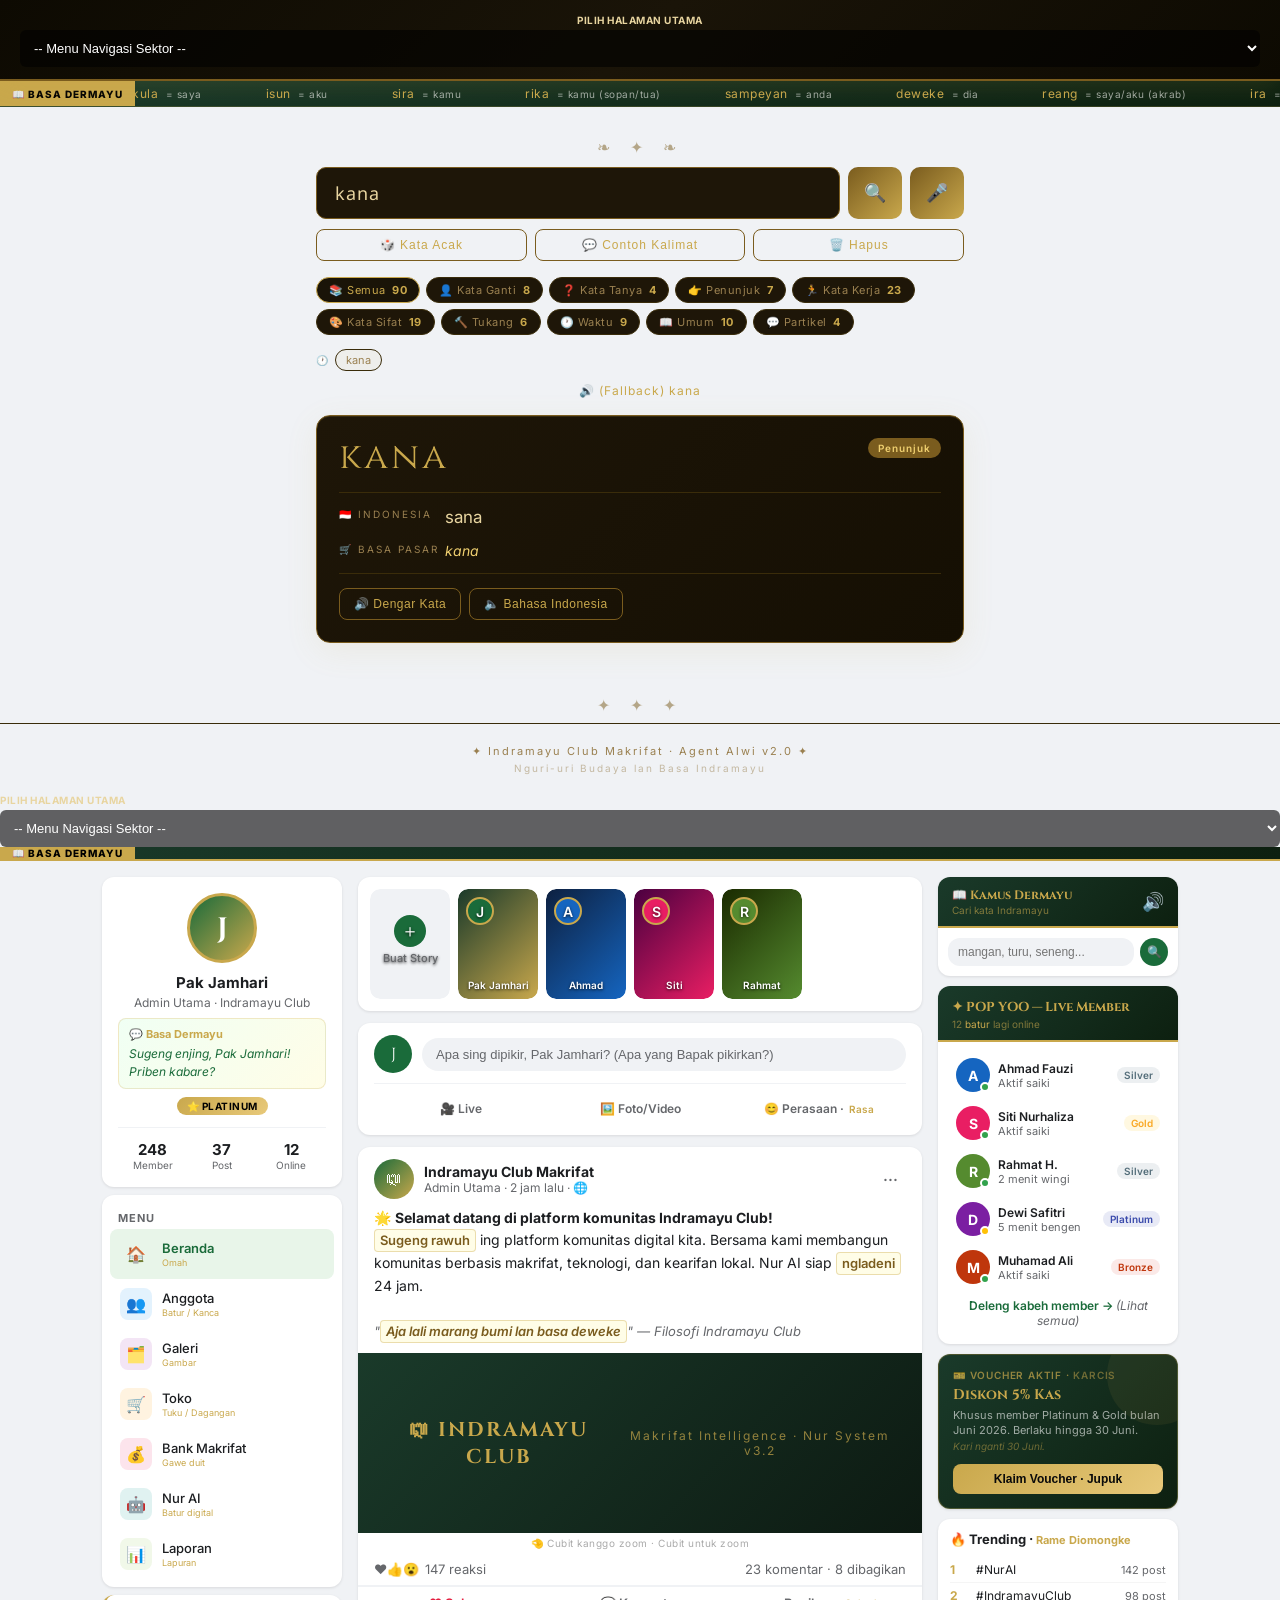
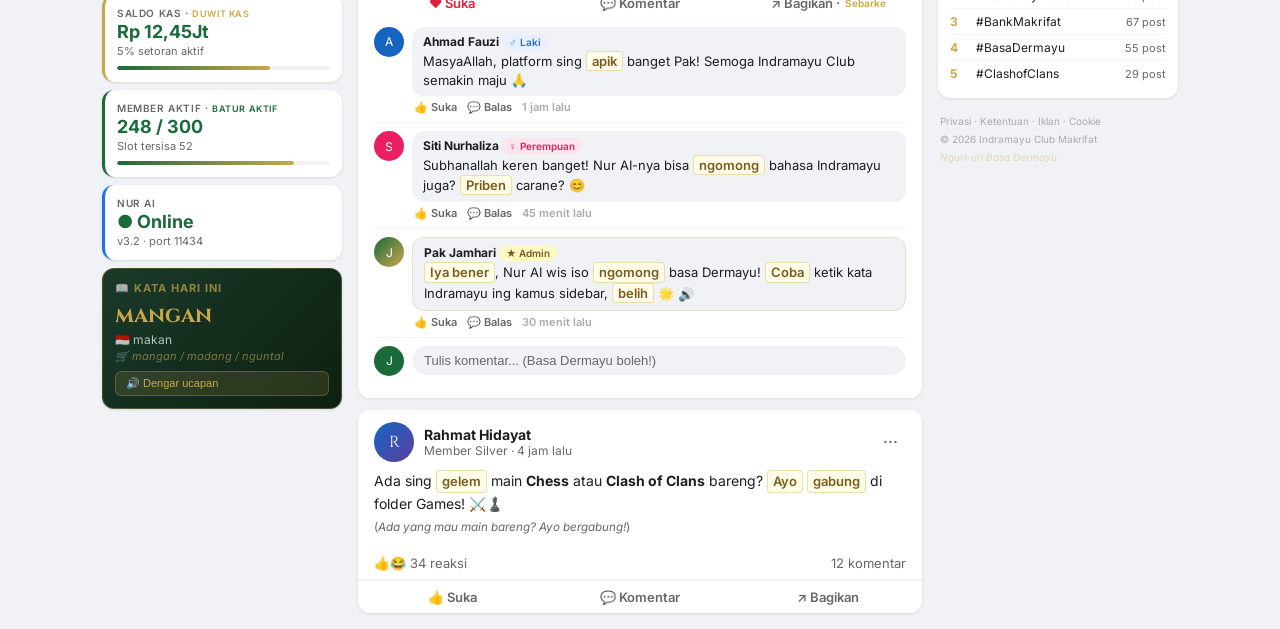
<file: Halaman2android.html>
<!DOCTYPE html>
<html lang="id">
<head>
<meta charset="UTF-8">
<meta name="viewport" content="width=device-width, initial-scale=1.0">
<title>Kamus Indramayu · Agent Alwi</title>
<link href="https://fonts.googleapis.com/css2?family=Cinzel:wght@400;600;700&family=Noto+Sans:wght@300;400;600&display=swap" rel="stylesheet">
<style>
/* ══════════════════════════════════════════
   RESET & VARIABEL
══════════════════════════════════════════ */
:root {
  --emas       : #c9a84c;
  --emas-muda  : #f0d070;
  --emas-tua   : #7a5c1e;
  --hitam      : #0d0d0d;
  --gelap      : #1a1408;
  --kartu      : #1e1608;
  --border     : #3a2c0a;
  --teks       : #e8d5a0;
  --teks-redup : #9a8050;
  --hijau      : #1a6b3a;
}
* { margin:0; padding:0; box-sizing:border-box; -webkit-tap-highlight-color:transparent; }

body {
  font-family: 'Noto Sans', sans-serif;
  background: var(--hitam);
  background-image:
    radial-gradient(ellipse at 10% 10%, #1a0f0220 0%, transparent 50%),
    radial-gradient(ellipse at 90% 90%, #0a1a0520 0%, transparent 50%),
    url("data:image/svg+xml,%3Csvg width='60' height='60' viewBox='0 0 60 60' xmlns='http://www.w3.org/2000/svg'%3E%3Cg fill='none' stroke='%23c9a84c' stroke-width='0.3' opacity='0.12'%3E%3Cpath d='M30 5 L55 30 L30 55 L5 30 Z'/%3E%3Ccircle cx='30' cy='30' r='10'/%3E%3Cpath d='M30 5 L30 55 M5 30 L55 30'/%3E%3Cpath d='M10 10 L50 50 M50 10 L10 50'/%3E%3C/g%3E%3C/svg%3E");
  color: var(--teks);
  min-height: 100vh;
  display: flex;
  flex-direction: column;
}

/* ══════════════════════════════════════════
   HEADER
══════════════════════════════════════════ */
header {
  background: linear-gradient(135deg, #0d0a02, #1a1408, #0d0a02);
  border-bottom: 2px solid var(--emas-tua);
  padding: 14px 20px 12px;
  text-align: center;
  box-shadow: 0 4px 24px rgba(201,168,76,0.15);
  position: sticky; top: 0; z-index: 100;
}
.bismillah {
  font-size: 14px; color: var(--emas);
  opacity: 0.7; margin-bottom: 4px; letter-spacing: 2px;
}
header h1 {
  font-family: 'Cinzel', serif;
  font-size: clamp(18px, 5vw, 26px);
  background: linear-gradient(135deg, var(--emas-tua), var(--emas), var(--emas-muda), var(--emas));
  -webkit-background-clip: text; -webkit-text-fill-color: transparent;
  background-clip: text; letter-spacing: 3px;
}
.header-sub { font-size: 10px; color: var(--teks-redup); letter-spacing: 4px; margin-top: 3px; }
.agent-badge {
  display: inline-flex; align-items: center; gap: 5px;
  background: linear-gradient(135deg, var(--emas-tua), var(--emas));
  color: #000; font-size: 10px; font-weight: 700;
  padding: 3px 12px; border-radius: 20px; letter-spacing: 1px; margin-top: 6px;
}

/* ══════════════════════════════════════════
   NAV LINKS
══════════════════════════════════════════ */
.nav-links {
  display: flex; gap: 6px; justify-content: center;
  flex-wrap: wrap; padding: 8px 16px 0;
}
.nav-link {
  background: rgba(201,168,76,0.08);
  border: 1px solid var(--emas-tua);
  color: var(--emas); font-size: 10px;
  padding: 4px 12px; border-radius: 20px;
  text-decoration: none; letter-spacing: 1px;
  transition: all 0.2s;
}
.nav-link:hover { background: var(--emas-tua); color: #000; }

/* ══════════════════════════════════════════
   TICKER
══════════════════════════════════════════ */
.ticker-wrap {
  background: linear-gradient(135deg, #1a3a2a, #0d2010);
  border-bottom: 1px solid rgba(201,168,76,0.2);
  padding: 5px 0; overflow: hidden; position: relative;
}
.ticker-label {
  position: absolute; left: 0; top: 0; bottom: 0;
  background: var(--emas); color: #000;
  font-size: 9px; font-weight: 800; letter-spacing: 1px;
  padding: 0 10px; display: flex; align-items: center; z-index: 2;
}
.ticker-track {
  display: flex; animation: ticker 28s linear infinite;
  padding-left: 80px; white-space: nowrap;
}
.ticker-track:hover { animation-play-state: paused; }
.ticker-item {
  font-size: 11px; color: var(--emas);
  padding: 0 24px; cursor: pointer; letter-spacing: 0.5px;
}
.ticker-item:hover { color: var(--emas-muda); }
.ticker-item span { color: rgba(255,255,255,0.5); font-size: 10px; margin-left: 3px; }
@keyframes ticker {
  from { transform: translateX(0); }
  to   { transform: translateX(-50%); }
}

/* ══════════════════════════════════════════
   MAIN CONTENT
══════════════════════════════════════════ */
.main { flex: 1; max-width: 680px; margin: 0 auto; padding: 20px 16px; width: 100%; }

/* ══════════════════════════════════════════
   SEARCH BOX
══════════════════════════════════════════ */
.search-wrap { display: flex; gap: 8px; margin-bottom: 10px; }

#inputKata {
  flex: 1;
  background: var(--kartu);
  border: 1.5px solid var(--emas-tua);
  color: var(--teks);
  font-size: 18px;
  font-family: 'Noto Sans', sans-serif;
  padding: 13px 18px;
  border-radius: 10px;
  outline: none;
  transition: border-color 0.3s, box-shadow 0.3s;
  letter-spacing: 1px;
}
#inputKata::placeholder { color: var(--teks-redup); }
#inputKata:focus {
  border-color: var(--emas);
  box-shadow: 0 0 16px rgba(201,168,76,0.2);
}

.btn {
  background: linear-gradient(135deg, var(--emas-tua), var(--emas));
  color: #000; border: none;
  padding: 13px 16px; border-radius: 10px;
  font-size: 18px; cursor: pointer; font-weight: 700;
  transition: all 0.2s; flex-shrink: 0;
}
.btn:hover { transform: scale(1.05); box-shadow: 0 4px 14px rgba(201,168,76,0.4); }
.btn:active { transform: scale(0.96); }
.btn.recording { background: linear-gradient(135deg, #c0392b, #e74c3c); color: #fff; }

/* ══════════════════════════════════════════
   TOMBOL BAWAH SEARCH
══════════════════════════════════════════ */
.tools-row { display: flex; gap: 8px; margin-bottom: 16px; flex-wrap: wrap; }

.tool-btn {
  flex: 1; min-width: 100px;
  background: transparent;
  border: 1px solid var(--emas-tua);
  color: var(--emas); padding: 8px 10px;
  border-radius: 8px; font-size: 12px;
  cursor: pointer; letter-spacing: 1px;
  transition: all 0.2s; white-space: nowrap;
}
.tool-btn:hover { background: var(--emas-tua); color: #000; }

/* ══════════════════════════════════════════
   FILTER KATEGORI
══════════════════════════════════════════ */
.filter-row {
  display: flex; gap: 6px; flex-wrap: wrap;
  margin-bottom: 14px;
}
.filter-chip {
  background: var(--kartu);
  border: 1px solid var(--border);
  border-radius: 20px; padding: 5px 12px;
  font-size: 11px; color: var(--teks-redup);
  cursor: pointer; transition: all 0.2s; letter-spacing: 0.5px;
}
.filter-chip:hover, .filter-chip.aktif {
  border-color: var(--emas); color: var(--emas); background: var(--gelap);
}
.filter-chip span { color: var(--emas); font-weight: 700; margin-left: 3px; }

/* ══════════════════════════════════════════
   STATUS BAR
══════════════════════════════════════════ */
.status-bar {
  text-align: center; font-size: 12px;
  color: var(--teks-redup); margin-bottom: 14px;
  letter-spacing: 1px; min-height: 18px;
}
.status-bar.ok    { color: #51cf66; }
.status-bar.err   { color: #ff6b6b; }
.status-bar.info  { color: var(--emas); }

/* ══════════════════════════════════════════
   KARTU HASIL
══════════════════════════════════════════ */
.kartu {
  background: linear-gradient(135deg, var(--kartu), #150f03);
  border: 1.5px solid var(--emas-tua);
  border-radius: 14px; padding: 22px;
  box-shadow: 0 8px 32px rgba(201,168,76,0.1),
              inset 0 1px 0 rgba(201,168,76,0.15);
  animation: fadeIn 0.35s ease;
  margin-bottom: 12px;
}
@keyframes fadeIn {
  from { opacity:0; transform: translateY(-10px); }
  to   { opacity:1; transform: translateY(0); }
}

.kartu-top {
  display: flex; align-items: flex-start;
  justify-content: space-between; margin-bottom: 14px; gap: 10px;
}
.kata-utama {
  font-family: 'Cinzel', serif;
  font-size: clamp(24px, 7vw, 36px);
  color: var(--emas); letter-spacing: 3px;
  line-height: 1.1;
}
.badge-kat {
  background: var(--emas-tua); color: var(--emas-muda);
  font-size: 10px; padding: 4px 10px;
  border-radius: 20px; letter-spacing: 1px;
  font-weight: 600; white-space: nowrap; flex-shrink: 0;
}

.divider { border: none; border-top: 1px solid var(--border); margin: 12px 0; }

.baris {
  display: grid; grid-template-columns: 100px 1fr;
  gap: 6px; margin-bottom: 10px; align-items: start;
}
.lbl {
  font-size: 10px; color: var(--teks-redup);
  text-transform: uppercase; letter-spacing: 2px; padding-top: 3px;
}
.val       { font-size: 17px; color: var(--teks); line-height: 1.5; }
.val-pasar { font-size: 14px; color: var(--emas-muda); font-style: italic; line-height: 1.5; }

/* TTS BUTTONS */
.tts-row { display: flex; gap: 8px; flex-wrap: wrap; margin-top: 14px; }
.tts-btn {
  display: flex; align-items: center; gap: 5px;
  background: transparent; border: 1px solid var(--emas-tua);
  color: var(--emas); padding: 8px 14px;
  border-radius: 8px; font-size: 12px; cursor: pointer;
  transition: all 0.2s; letter-spacing: 0.5px;
}
.tts-btn:hover   { background: var(--emas); color: #000; }
.tts-btn.playing { background: var(--emas); color: #000; animation: pulse 1s infinite; }
@keyframes pulse {
  0%,100% { box-shadow: 0 0 0 0 rgba(201,168,76,0.5); }
  50%      { box-shadow: 0 0 0 8px rgba(201,168,76,0); }
}

/* CONTOH KALIMAT */
.contoh-box {
  margin-top: 14px;
  background: rgba(201,168,76,0.05);
  border: 1px solid rgba(201,168,76,0.15);
  border-radius: 8px; padding: 12px 14px;
  font-size: 13px; color: var(--teks-redup);
  font-style: italic; line-height: 1.6;
  display: none;
}
.contoh-box.show { display: block; animation: fadeIn 0.3s ease; }
.contoh-kata { color: var(--emas); font-weight: 600; font-style: normal; }

/* ══════════════════════════════════════════
   MIRIP / TIDAK ADA
══════════════════════════════════════════ */
.mirip-grid {
  display: grid;
  grid-template-columns: repeat(auto-fill, minmax(130px, 1fr));
  gap: 8px; margin-top: 10px;
}
.mirip-item {
  background: var(--kartu); border: 1px solid var(--border);
  border-radius: 8px; padding: 10px 12px;
  cursor: pointer; transition: all 0.2s;
}
.mirip-item:hover {
  border-color: var(--emas); background: var(--gelap);
  transform: translateY(-2px);
}
.mi-kata { font-size: 14px; color: var(--emas); font-weight: 600; }
.mi-arti { font-size: 11px; color: var(--teks-redup); margin-top: 2px; }

/* ══════════════════════════════════════════
   BROWSER LIST (tampil saat filter kategori)
══════════════════════════════════════════ */
.browser-grid {
  display: grid;
  grid-template-columns: repeat(auto-fill, minmax(130px, 1fr));
  gap: 8px; margin-bottom: 20px;
}

/* ══════════════════════════════════════════
   HISTORY PENCARIAN
══════════════════════════════════════════ */
.history-row {
  display: flex; gap: 6px; flex-wrap: wrap;
  margin-bottom: 12px;
}
.history-chip {
  background: rgba(201,168,76,0.06);
  border: 1px solid var(--border);
  border-radius: 20px; padding: 3px 10px;
  font-size: 11px; color: var(--teks-redup);
  cursor: pointer; transition: all 0.2s;
}
.history-chip:hover { border-color: var(--emas); color: var(--emas); }

/* ══════════════════════════════════════════
   ORNAMEN
══════════════════════════════════════════ */
.ornamen {
  text-align: center; color: var(--emas-tua);
  font-size: 16px; letter-spacing: 8px;
  margin: 10px 0; opacity: 0.5;
}

/* ══════════════════════════════════════════
   FOOTER
══════════════════════════════════════════ */
footer {
  text-align: center; padding: 20px 16px;
  color: var(--teks-redup); font-size: 11px;
  letter-spacing: 2px; border-top: 1px solid var(--border);
  margin-top: auto;
}

/* ══════════════════════════════════════════
   RIPPLE EFFECT
══════════════════════════════════════════ */
.ripple {
  position: fixed; border-radius: 50%; pointer-events: none;
  background: radial-gradient(circle, rgba(201,168,76,0.25), transparent);
  animation: rippleAnim 0.7s ease-out forwards; z-index: 9999;
}
@keyframes rippleAnim {
  from { width:0; height:0; opacity:1; transform:translate(-50%,-50%); }
  to   { width:120px; height:120px; opacity:0; transform:translate(-50%,-50%); }
}

/* ══════════════════════════════════════════
   RESPONSIVE
══════════════════════════════════════════ */
@media (max-width: 480px) {
  .baris { grid-template-columns: 80px 1fr; }
  .tts-btn { font-size: 11px; padding: 7px 10px; }
}
</style>
</head>
<body>

<!-- ═══ HEADER ═══ -->
<header>
  <div style="display:flex; flex-direction:column; gap:4px;">
  <label for="menu-dropdown-dev" style="font-size:10px; color:var(--warna-emas); font-weight:700; letter-spacing:0.5px;">PILIH HALAMAN UTAMA</label>
  <select id="menu-dropdown-dev" onchange="pindahHalamanOtomatis(this.value)" style="width:100%; background:rgba(0,0,0,0.6); border:1px solid var(--warna-border); padding:10px; color:#fff; border-radius:6px; outline:none; font-size:13px; font-weight:500;">
    <option value="">-- Menu Navigasi Sektor --</option>
    <option value="administrasi">🏠 Sektor Administrasi / Beranda</option>
    <option value="android">🤖 Sektor Aplikasi Android Terminal</option>
    <option value="kamus">📖 Sektor Kamus Makrifat</option>
    <option value="halaman2">📊 Sektor Laporan & Data Terpadu</option>
  </select>
</div>

</header>

<!-- ═══ TICKER ═══ -->
<div class="ticker-wrap">
  <div class="ticker-label">📖 BASA DERMAYU</div>
  <div class="ticker-track" id="tickerTrack"></div>
</div>

<!-- ═══ MAIN ═══ -->
<div class="main">

  <div class="ornamen">❧ ✦ ❧</div>

  <!-- SEARCH -->
  <div class="search-wrap">
    <input type="text" id="inputKata"
      placeholder="Ketik kata Indramayu…"
      autocomplete="off" autocapitalize="none"
      oninput="onInput()" onkeydown="if(event.key==='Enter')cari()">
    <button class="btn" onclick="cari()" title="Cari">🔍</button>
    <button class="btn" id="btnMic" onclick="toggleMic()" title="Input Suara">🎤</button>
  </div>

  <!-- TOOLS ROW -->
  <div class="tools-row">
    <button class="tool-btn" onclick="acakKata()">🎲 Kata Acak</button>
    <button class="tool-btn" onclick="showContoh()">💬 Contoh Kalimat</button>
    <button class="tool-btn" onclick="clearHasil()">🗑️ Hapus</button>
  </div>

  <!-- FILTER KATEGORI -->
  <div class="filter-row" id="filterRow">
    <div class="filter-chip aktif" onclick="filterKat('',this)">
      📚 Semua <span id="totalChip">0</span>
    </div>
  </div>

  <!-- HISTORY -->
  <div class="history-row" id="historyRow" style="display:none"></div>

  <!-- STATUS -->
  <div class="status-bar" id="statusBar">⏳ Memuat kamus...</div>

  <!-- HASIL -->
  <div id="hasilBox"></div>

  <!-- BROWSER LIST -->
  <div class="browser-grid" id="browserGrid"></div>

</div><!-- end main -->

<div class="ornamen" style="margin:0 0 8px">✦ ✦ ✦</div>

<footer>
  ✦ Indramayu Club Makrifat · Agent Alwi v2.0 ✦<br>
  <span style="font-size:10px;opacity:0.5;margin-top:4px;display:block;">
    Nguri-uri Budaya lan Basa Indramayu
  </span>
</footer>

<script>
// ══════════════════════════════════════════════════════
// KONFIGURASI
// ══════════════════════════════════════════════════════
// Ganti dengan URL deploy GAS Anda
const GAS_URL = (function() {
  // Jika file ini dijalankan dari GAS (sudah di-inject URL-nya)
  if (window.GAS_SCRIPT_URL) return window.GAS_SCRIPT_URL;
  // Jika standalone local / testing
  return window.location.href.split('?')[0];
})();

// ══════════════════════════════════════════════════════
// DATA KAMUS LOKAL (fallback jika GAS tidak tersedia)
// ══════════════════════════════════════════════════════
const kamusLokal = {
  "kula":      { indonesia:"saya",               pasar:"kula (formal)",              kategori:"Kata Ganti" },
  "isun":      { indonesia:"aku",                pasar:"reang / isun",               kategori:"Kata Ganti" },
  "sira":      { indonesia:"kamu",               pasar:"ira / sira",                 kategori:"Kata Ganti" },
  "rika":      { indonesia:"kamu (sopan/tua)",   pasar:"rika",                       kategori:"Kata Ganti" },
  "sampeyan":  { indonesia:"anda",               pasar:"sampeyan",                   kategori:"Kata Ganti" },
  "deweke":    { indonesia:"dia",                pasar:"deweke / wonge",             kategori:"Kata Ganti" },
  "reang":     { indonesia:"saya/aku (akrab)",   pasar:"reang",                      kategori:"Kata Ganti" },
  "ira":       { indonesia:"kamu (akrab)",       pasar:"ira",                        kategori:"Kata Ganti" },
  "sapa":      { indonesia:"siapa",              pasar:"sapa / sapane",              kategori:"Kata Tanya" },
  "pira":      { indonesia:"berapa",             pasar:"pira",                       kategori:"Kata Tanya" },
  "priben":    { indonesia:"bagaimana",          pasar:"priben / kepriben / priwe",  kategori:"Kata Tanya" },
  "ngendi":    { indonesia:"di mana",            pasar:"ngendi / nendi",             kategori:"Kata Tanya" },
  "mengkene":  { indonesia:"begini",             pasar:"mengkene / ngene",           kategori:"Penunjuk"   },
  "mengkonon": { indonesia:"begitu",             pasar:"mengkonon / ngonon",         kategori:"Penunjuk"   },
  "kene":      { indonesia:"sini",               pasar:"kene",                       kategori:"Penunjuk"   },
  "kono":      { indonesia:"situ",               pasar:"kono",                       kategori:"Penunjuk"   },
  "kana":      { indonesia:"sana",               pasar:"kana",                       kategori:"Penunjuk"   },
  "iki":       { indonesia:"ini",                pasar:"iki / kene",                 kategori:"Penunjuk"   },
  "kuen":      { indonesia:"itu",                pasar:"kuen / kaen",                kategori:"Penunjuk"   },
  "mlaku":     { indonesia:"berjalan",           pasar:"mlaku",                      kategori:"Kata Kerja" },
  "turu":      { indonesia:"tidur",              pasar:"turu / merem",               kategori:"Kata Kerja" },
  "mangan":    { indonesia:"makan",              pasar:"mangan / madang / nguntal",  kategori:"Kata Kerja" },
  "nginum":    { indonesia:"minum",              pasar:"nginum / ngorong",           kategori:"Kata Kerja" },
  "adus":      { indonesia:"mandi",              pasar:"adus",                       kategori:"Kata Kerja" },
  "gawe":      { indonesia:"kerja / buat",       pasar:"gawe / kerja",               kategori:"Kata Kerja" },
  "tuku":      { indonesia:"beli",               pasar:"tuku",                       kategori:"Kata Kerja" },
  "tangi":     { indonesia:"bangun tidur",       pasar:"tangi",                      kategori:"Kata Kerja" },
  "lungguh":   { indonesia:"duduk",              pasar:"lungguh / ndodok",           kategori:"Kata Kerja" },
  "manjing":   { indonesia:"masuk",              pasar:"manjing",                    kategori:"Kata Kerja" },
  "metu":      { indonesia:"keluar",             pasar:"metu / mabor",               kategori:"Kata Kerja" },
  "mangkat":   { indonesia:"berangkat",          pasar:"mangkat / OTW",              kategori:"Kata Kerja" },
  "balik":     { indonesia:"pulang",             pasar:"balik / kondur",             kategori:"Kata Kerja" },
  "teka":      { indonesia:"datang",             pasar:"teka / njedul",              kategori:"Kata Kerja" },
  "gawa":      { indonesia:"bawa",               pasar:"gawa",                       kategori:"Kata Kerja" },
  "deleng":    { indonesia:"lihat",              pasar:"deleng / ndeleng",           kategori:"Kata Kerja" },
  "krungu":    { indonesia:"dengar",             pasar:"krungu",                     kategori:"Kata Kerja" },
  "ngomong":   { indonesia:"bicara",             pasar:"ngomong / nggedobos",        kategori:"Kata Kerja" },
  "nyilih":    { indonesia:"pinjam",             pasar:"nyilih / silih",             kategori:"Kata Kerja" },
  "wehi":      { indonesia:"beri",               pasar:"keki / wehi / upai",         kategori:"Kata Kerja" },
  "luru":      { indonesia:"cari",               pasar:"luru / golet",               kategori:"Kata Kerja" },
  "ngladeni":  { indonesia:"melayani",           pasar:"ngladeni",                   kategori:"Kata Kerja" },
  "kesasar":   { indonesia:"tersesat",           pasar:"kesasar / keblinger",        kategori:"Kata Kerja" },
  "cilik":     { indonesia:"kecil",              pasar:"cilik / mrenil",             kategori:"Kata Sifat" },
  "gede":      { indonesia:"besar",              pasar:"gede / gubrag",              kategori:"Kata Sifat" },
  "lara":      { indonesia:"sakit",              pasar:"lara / ngenes",              kategori:"Kata Sifat" },
  "sehat":     { indonesia:"sehat",              pasar:"sehat / seger",              kategori:"Kata Sifat" },
  "pinter":    { indonesia:"pintar",             pasar:"pinter",                     kategori:"Kata Sifat" },
  "bodo":      { indonesia:"bodoh",              pasar:"bodo / gemblung / kenthir",  kategori:"Kata Sifat" },
  "nesu":      { indonesia:"marah",              pasar:"nesu / berengot",            kategori:"Kata Sifat" },
  "seneng":    { indonesia:"senang",             pasar:"seneng / demen",             kategori:"Kata Sifat" },
  "sedih":     { indonesia:"sedih",              pasar:"sedih / mewek",              kategori:"Kata Sifat" },
  "anyar":     { indonesia:"baru",               pasar:"anyar",                      kategori:"Kata Sifat" },
  "lawas":     { indonesia:"lama/usang",         pasar:"lawas / bengen",             kategori:"Kata Sifat" },
  "adoh":      { indonesia:"jauh",               pasar:"adoh",                       kategori:"Kata Sifat" },
  "parek":     { indonesia:"dekat",              pasar:"parek / perek",              kategori:"Kata Sifat" },
  "ayu":       { indonesia:"cantik",             pasar:"ayu / mentes",               kategori:"Kata Sifat" },
  "ganteng":   { indonesia:"tampan",             pasar:"ganteng / bagus",            kategori:"Kata Sifat" },
  "wareg":     { indonesia:"kenyang",            pasar:"wareg / mblendung",          kategori:"Kata Sifat" },
  "luwe":      { indonesia:"lapar",              pasar:"luwe / klenger",             kategori:"Kata Sifat" },
  "panas":     { indonesia:"panas terik",        pasar:"panas / ngentang-ngentang",  kategori:"Kata Sifat" },
  "pegel":     { indonesia:"pegal/capek",        pasar:"pegel / linu / puyeng",      kategori:"Kata Sifat" },
  "apik":      { indonesia:"bagus/keren",        pasar:"apik / becik",               kategori:"Kata Sifat" },
  "esuk":      { indonesia:"pagi",               pasar:"esuk",                       kategori:"Waktu"      },
  "awan":      { indonesia:"siang",              pasar:"awan",                       kategori:"Waktu"      },
  "sore":      { indonesia:"sore",               pasar:"sore",                       kategori:"Waktu"      },
  "wengi":     { indonesia:"malam",              pasar:"wengi / peteng",             kategori:"Waktu"      },
  "bengen":    { indonesia:"dulu/tadi",          pasar:"bengen / dongen",            kategori:"Waktu"      },
  "saiki":     { indonesia:"sekarang",           pasar:"saiki / kien",               kategori:"Waktu"      },
  "mengko":    { indonesia:"nanti",              pasar:"mengko / ngko",              kategori:"Waktu"      },
  "wingi":     { indonesia:"kemarin",            pasar:"wingi",                      kategori:"Waktu"      },
  "sesuk":     { indonesia:"besok",              pasar:"sesuk / suk",                kategori:"Waktu"      },
  "ora":       { indonesia:"tidak",              pasar:"ora / dudu",                 kategori:"Umum"       },
  "mboten":    { indonesia:"tidak (formal)",     pasar:"mboten",                     kategori:"Umum"       },
  "langka":    { indonesia:"tidak ada",          pasar:"langka / laka",              kategori:"Umum"       },
  "ana":       { indonesia:"ada",                pasar:"ana / na",                   kategori:"Umum"       },
  "iwak":      { indonesia:"ikan / lauk",        pasar:"iwak",                       kategori:"Umum"       },
  "banyu":     { indonesia:"air",                pasar:"banyu",                      kategori:"Umum"       },
  "umah":      { indonesia:"rumah",              pasar:"umah / gubug",               kategori:"Umum"       },
  "dalan":     { indonesia:"jalan",              pasar:"dalan",                      kategori:"Umum"       },
  "segara":    { indonesia:"laut",               pasar:"segara / laut",              kategori:"Umum"       },
  "batur":     { indonesia:"teman",              pasar:"batur / jandalan",           kategori:"Umum"       },
  "jih":       { indonesia:"sih / kok",          pasar:"jih (penegas)",              kategori:"Partikel"   },
  "tah":       { indonesia:"kah / tah",          pasar:"tah (tanya/ragu)",           kategori:"Partikel"   },
  "belih":     { indonesia:"bukan? / kan?",      pasar:"belih / lah",                kategori:"Partikel"   },
  "meneng":    { indonesia:"diam",               pasar:"meneng / mendelik",          kategori:"Partikel"   },
  "wedhi":     { indonesia:"pasir",              pasar:"wedhi",                      kategori:"Tukang"     },
  "macek":     { indonesia:"memasang bata/ubin", pasar:"macek / masang",             kategori:"Tukang"     },
  "pancal":    { indonesia:"cangkul",            pasar:"pancal / pacul",             kategori:"Tukang"     },
  "linggis":   { indonesia:"linggis",            pasar:"linggis",                    kategori:"Tukang"     },
  "blebeg":    { indonesia:"papan kayu panjang", pasar:"blebeg",                     kategori:"Tukang"     },
  "pegel":     { indonesia:"pegal/capek",        pasar:"pegel / linu / puyeng",      kategori:"Tukang"     },
};

// Contoh kalimat per kata
const contohKalimat = {
  "mangan" : { indr:"Reang arep mangan saiki, ira melu ora?",          indo:"Saya mau makan sekarang, kamu ikut tidak?"     },
  "turu"   : { indr:"Wis wengi, ayo turu, esuk tangi esuk!",           indo:"Sudah malam, ayo tidur, besok bangun pagi!"    },
  "batur"  : { indr:"Deweke baturku sing apik banget.",                 indo:"Dia temanku yang sangat baik."                 },
  "seneng" : { indr:"Reang seneng banget krungu kabar kuen.",          indo:"Saya sangat senang mendengar kabar itu."       },
  "luwe"   : { indr:"Priben, ira luwe ora? Ayo mangan.",               indo:"Gimana, kamu lapar tidak? Ayo makan."          },
  "priben" : { indr:"Priben kabare, sehat belih?",                     indo:"Bagaimana kabarnya, sehat kan?"                },
  "saiki"  : { indr:"Saiki wis jam pira? Reang luwe nih.",             indo:"Sekarang sudah jam berapa? Saya lapar nih."    },
  "balik"  : { indr:"Jam pira ira balik umah?",                       indo:"Jam berapa kamu pulang ke rumah?"              },
  "pegel"  : { indr:"Awak reang pegel kabeh bar gawe seharian.",      indo:"Badan saya pegal semua setelah kerja seharian."},
  "wengi"  : { indr:"Wengi iki langite apik, akeh bintange.",         indo:"Malam ini langitnya bagus, banyak bintangnya." },
  "ngomong": { indr:"Aja ngomong sing ora bener, jih!",               indo:"Jangan bicara yang tidak benar, sih!"          },
  "ora"    : { indr:"Reang ora ngerti apa sing kuen ngomongke.",      indo:"Saya tidak mengerti apa yang itu dibicarakan." },
};

// ══════════════════════════════════════════════════════
// STATE
// ══════════════════════════════════════════════════════
let kamus       = kamusLokal; // akan diganti data GAS jika tersedia
let audio       = null;
let recognition = null;
let kataTerakhir= '';
let searchHistory = JSON.parse(localStorage.getItem('icm_kamus_history') || '[]');

// ══════════════════════════════════════════════════════
// RIPPLE
// ══════════════════════════════════════════════════════
document.addEventListener('click', e => {
  const r = document.createElement('div');
  r.className = 'ripple';
  r.style.cssText = `left:${e.clientX}px;top:${e.clientY}px;`;
  document.body.appendChild(r);
  setTimeout(() => r.remove(), 700);
});

// ══════════════════════════════════════════════════════
// TTS — Google TTS + Web Speech fallback
// ══════════════════════════════════════════════════════
function ttsPlay(teks, lang = 'jv', btn = null) {
  if (audio) { audio.pause(); audio.onerror = null; audio.onended = null; audio = null; }
  document.querySelectorAll('.tts-btn').forEach(b => b.classList.remove('playing'));

  const url = `https://translate.google.com/translate_tts?ie=UTF-8&tl=${lang}&client=tw-ob&q=${encodeURIComponent(teks)}`;
  audio = new Audio(url);

  if (btn) btn.classList.add('playing');

  const ucapkanFallback = () => {
    const u = new SpeechSynthesisUtterance(teks);
    u.lang = 'id-ID'; u.rate = 0.85; u.pitch = 1.0;
    window.speechSynthesis.cancel();
    window.speechSynthesis.speak(u);
    setStatus('🔊 (Fallback) ' + teks, 'info');
    if (btn) btn.classList.remove('playing');
  };

  // Jaga-jaga: kalau audio nyangkut (tidak play/selesai dalam 4 detik), lepas status tombol
  const watchdog = setTimeout(() => { if (btn) btn.classList.remove('playing'); }, 4000);

  audio.play().catch(ucapkanFallback);

  // Tangani audio gagal dimuat (network/CORS) yang lolos dari .catch() di atas
  audio.onerror = () => { clearTimeout(watchdog); ucapkanFallback(); };

  audio.onplay  = () => setStatus('🔊 Memutar: "' + teks + '"', 'ok');
  audio.onended = () => {
    clearTimeout(watchdog);
    if (btn) btn.classList.remove('playing');
    setStatus('✅ Selesai', '');
  };
}

// ══════════════════════════════════════════════════════
// SPEECH RECOGNITION
// ══════════════════════════════════════════════════════
function toggleMic() {
  const btn = document.getElementById('btnMic');
  if (!('webkitSpeechRecognition' in window || 'SpeechRecognition' in window)) {
    setStatus('⚠️ Browser tidak mendukung input suara', 'err'); return;
  }
  if (recognition) {
    recognition.stop(); recognition = null;
    btn.textContent = '🎤'; btn.classList.remove('recording'); return;
  }
  const SR = window.SpeechRecognition || window.webkitSpeechRecognition;
  recognition = new SR();
  recognition.lang = 'id-ID'; recognition.interimResults = false;
  recognition.onstart  = () => { btn.textContent = '🔴'; btn.classList.add('recording'); setStatus('🎤 Mendengarkan...', 'info'); };
  recognition.onresult = e => {
    const kata = e.results[0][0].transcript.toLowerCase().trim();
    document.getElementById('inputKata').value = kata;
    cari();
  };
  recognition.onerror  = () => { btn.textContent='🎤'; btn.classList.remove('recording'); recognition=null; };
  recognition.onend    = () => { btn.textContent='🎤'; btn.classList.remove('recording'); recognition=null; };
  recognition.start();
}

// ══════════════════════════════════════════════════════
// CARI KATA
// ══════════════════════════════════════════════════════
async function cari() {
  const inp  = document.getElementById('inputKata');
  const kata = inp.value.toLowerCase().trim();
  if (!kata) return;

  document.getElementById('browserGrid').innerHTML = '';
  kataTerakhir = kata;
  setStatus('🔍 Mencari "' + kata + '"...', '');

  // Cari di kamus lokal
  const hasil = cariLokal(kata);

  if (hasil.status === 'ketemu') {
    tampilHasil(hasil);
    simpanHistory(kata);
  } else if (hasil.status === 'mirip') {
    tampilMirip(hasil);
  } else {
    tampilTidakAda(kata);
  }
}

function cariLokal(kata) {
  if (kamus[kata]) return { status:'ketemu', kata, ...kamus[kata] };
  const mirip = Object.entries(kamus)
    .filter(([k]) => k.includes(kata) || kata.includes(k.slice(0,3)))
    .map(([k,v]) => ({ kata:k, ...v }))
    .slice(0,9);
  if (mirip.length) return { status:'mirip', kata, hasil:mirip };
  return { status:'tidak_ada', kata };
}

function onInput() {
  const v = document.getElementById('inputKata').value.toLowerCase().trim();
  if (!v) { clearHasil(); return; }
  // Suggest saat ketik (3+ karakter)
  if (v.length >= 2) {
    const saran = Object.keys(kamus).filter(k => k.startsWith(v)).slice(0,5);
    // bisa ditambah autocomplete dropdown jika perlu
  }
}

// ══════════════════════════════════════════════════════
// TAMPIL HASIL
// ══════════════════════════════════════════════════════
function tampilHasil(d) {
  setStatus('✅ Ketemu · ' + d.kategori, 'ok');
  const contoh = contohKalimat[d.kata];

  document.getElementById('hasilBox').innerHTML = `
    <div class="kartu">
      <div class="kartu-top">
        <div class="kata-utama">${d.kata}</div>
        <div class="badge-kat">${d.kategori}</div>
      </div>
      <hr class="divider">
      <div class="baris">
        <div class="lbl">🇮🇩 Indonesia</div>
        <div class="val">${d.indonesia}</div>
      </div>
      <div class="baris">
        <div class="lbl">🛒 Basa Pasar</div>
        <div class="val-pasar">${d.pasar}</div>
      </div>
      <hr class="divider">
      <div class="tts-row">
        <button class="tts-btn" id="btnTtsKata" onclick="ttsPlay('${d.kata}','jv',this)">
          🔊 Dengar Kata
        </button>
        <button class="tts-btn" onclick="ttsPlay('${d.indonesia}','id',this)">
          🔈 Bahasa Indonesia
        </button>
        ${contoh ? `<button class="tts-btn" onclick="ttsPlay('${contoh.indr}','jv',this)">
          💬 Contoh Kalimat
        </button>` : ''}
      </div>
      ${contoh ? `
      <div class="contoh-box" id="contohBox">
        <div>🗣️ <span class="contoh-kata">Indramayu:</span><br>"${contoh.indr}"</div>
        <div style="margin-top:8px">🇮🇩 <span class="contoh-kata">Indonesia:</span><br>"${contoh.indo}"</div>
      </div>` : ''}
    </div>`;

  // Auto play suara setelah 400ms
  setTimeout(() => {
    const btn = document.getElementById('btnTtsKata');
    if (btn) ttsPlay(d.kata, 'jv', btn);
  }, 400);
}

function tampilMirip(d) {
  setStatus(`🔎 ${d.hasil.length} kata mirip "${d.kata}"`, 'info');
  document.getElementById('hasilBox').innerHTML = `
    <div class="kartu">
      <div style="font-size:11px;color:var(--teks-redup);letter-spacing:2px;margin-bottom:12px;">
        MIRIP DENGAN "${d.kata.toUpperCase()}"
      </div>
      <div class="mirip-grid">
        ${d.hasil.map(h => `
          <div class="mirip-item" onclick="pilihKata('${h.kata}')">
            <div class="mi-kata">${h.kata}</div>
            <div class="mi-arti">${h.indonesia}</div>
          </div>`).join('')}
      </div>
    </div>`;
}

function tampilTidakAda(kata) {
  setStatus(`😕 "${kata}" tidak ditemukan`, 'err');
  document.getElementById('hasilBox').innerHTML = `
    <div class="kartu" style="text-align:center">
      <div style="font-size:40px;margin-bottom:10px">🤔</div>
      <div style="color:var(--emas);font-size:18px;">"${kata}"</div>
      <div style="color:var(--teks-redup);margin-top:8px;font-size:13px;">
        Kata tidak ada di kamus.<br>Coba kata acak atau filter kategori di atas.
      </div>
    </div>`;
}

function pilihKata(kata) {
  document.getElementById('inputKata').value = kata;
  cari();
}

// ══════════════════════════════════════════════════════
// CONTOH KALIMAT TOGGLE
// ══════════════════════════════════════════════════════
function showContoh() {
  const box = document.getElementById('contohBox');
  if (box) box.classList.toggle('show');
  else if (kataTerakhir) {
    setStatus('💬 Tidak ada contoh kalimat untuk "' + kataTerakhir + '"', 'info');
  } else {
    setStatus('💬 Cari kata dulu!', 'info');
  }
}

// ══════════════════════════════════════════════════════
// KATA ACAK
// ══════════════════════════════════════════════════════
function acakKata() {
  const keys = Object.keys(kamus);
  const k    = keys[Math.floor(Math.random() * keys.length)];
  document.getElementById('inputKata').value = k;
  const d = { status:'ketemu', kata:k, ...kamus[k] };
  tampilHasil(d);
  simpanHistory(k);
  document.getElementById('browserGrid').innerHTML = '';
}

// ══════════════════════════════════════════════════════
// CLEAR
// ══════════════════════════════════════════════════════
function clearHasil() {
  document.getElementById('hasilBox').innerHTML  = '';
  document.getElementById('browserGrid').innerHTML = '';
  document.getElementById('inputKata').value     = '';
  kataTerakhir = '';
  setStatus('Siap', '');
  if (audio) { audio.pause(); audio = null; }
}

// ══════════════════════════════════════════════════════
// FILTER KATEGORI
// ══════════════════════════════════════════════════════
function filterKat(kat, el) {
  document.querySelectorAll('.filter-chip').forEach(c => c.classList.remove('aktif'));
  el.classList.add('aktif');
  document.getElementById('hasilBox').innerHTML = '';

  let data = Object.entries(kamus).map(([k,v]) => ({ kata:k, ...v }));
  if (kat) data = data.filter(d => d.kategori === kat);

  setStatus(`📚 ${data.length} kata${kat ? ' · ' + kat : ''}`, 'info');

  document.getElementById('browserGrid').innerHTML = data.map(d => `
    <div class="mirip-item" onclick="pilihKata('${d.kata}')">
      <div class="mi-kata">${d.kata}</div>
      <div class="mi-arti">${d.indonesia}</div>
    </div>`).join('');
}

// ══════════════════════════════════════════════════════
// HISTORY PENCARIAN
// ══════════════════════════════════════════════════════
function simpanHistory(kata) {
  searchHistory = [kata, ...searchHistory.filter(h => h !== kata)].slice(0, 8);
  localStorage.setItem('icm_kamus_history', JSON.stringify(searchHistory));
  renderHistory();
}

function renderHistory() {
  const row = document.getElementById('historyRow');
  if (!searchHistory.length) { row.style.display = 'none'; return; }
  row.style.display = 'flex';
  row.innerHTML = '<span style="font-size:10px;color:var(--teks-redup);align-self:center;letter-spacing:1px;white-space:nowrap;">🕐</span>'
    + searchHistory.map(k =>
        `<div class="history-chip" onclick="pilihKata('${k}')">${k}</div>`
      ).join('');
}

// ══════════════════════════════════════════════════════
// TICKER
// ══════════════════════════════════════════════════════
function initTicker() {
  const data = Object.entries(kamus).slice(0, 20).map(([k,v]) => ({ kata:k, arti:v.indonesia }));
  const all  = [...data, ...data]; // duplikat untuk seamless
  const track = document.getElementById('tickerTrack');
  track.innerHTML = all.map(d =>
    `<div class="ticker-item" onclick="pilihKata('${d.kata}')">${d.kata} <span>= ${d.arti}</span></div>`
  ).join('');
}

// ══════════════════════════════════════════════════════
// FILTER CHIPS DARI KAMUS
// ══════════════════════════════════════════════════════
function initFilter() {
  const stats = {};
  const iconMap = {
    'Kata Ganti':'👤','Kata Tanya':'❓','Penunjuk':'👉',
    'Kata Kerja':'🏃','Kata Sifat':'🎨','Waktu':'🕐',
    'Umum':'📖','Partikel':'💬','Tukang':'🔨'
  };
  Object.values(kamus).forEach(v => { stats[v.kategori] = (stats[v.kategori]||0)+1; });

  const total = Object.keys(kamus).length;
  document.getElementById('totalChip').textContent = total;

  const row = document.getElementById('filterRow');
  Object.entries(stats).forEach(([k, n]) => {
    const ic  = iconMap[k] || '📝';
    const div = document.createElement('div');
    div.className = 'filter-chip';
    div.innerHTML = `${ic} ${k} <span>${n}</span>`;
    div.onclick   = () => filterKat(k, div);
    row.appendChild(div);
  });
}

// ══════════════════════════════════════════════════════
// STATUS
// ══════════════════════════════════════════════════════
function setStatus(msg, tipe) {
  const el = document.getElementById('statusBar');
  el.textContent = msg;
  el.className   = 'status-bar ' + (tipe || '');
}

// ══════════════════════════════════════════════════════
// INIT
// ══════════════════════════════════════════════════════
window.onload = () => {
  initTicker();
  initFilter();
  renderHistory();
  setStatus('Siap · ' + Object.keys(kamus).length + ' kata tersedia', 'ok');
  // Tampilkan kata acak saat buka
  setTimeout(acakKata, 600);
};

// Enter = cari
document.addEventListener('keydown', e => {
  if (e.key === 'Enter' && document.activeElement.id === 'inputKata') cari();
});
</script>
</body>
</html>


<!DOCTYPE html>
<html lang="id">
<head>
<meta charset="UTF-8">
<meta name="viewport" content="width=device-width, initial-scale=1.0">
<title>Indramayu Club - Halaman 2</title>
<link href="https://fonts.googleapis.com/css2?family=Inter:wght@300;400;500;600;700&family=Cinzel:wght@400;600;700&display=swap" rel="stylesheet">
<style>
* { margin:0; padding:0; box-sizing:border-box; -webkit-tap-highlight-color:transparent; }

body {
  font-family: 'Inter', sans-serif;
  background: #f0f2f5;
  min-height: 100vh;
  display: flex;
  flex-direction: column;
}

/* ═══ TOP NAVBAR ═══ */
.topnav {
  position: sticky; top:0; z-index:200;
  background: #fff;
  border-bottom: 1px solid #ddd;
  display: flex; align-items: center;
  padding: 0 16px;
  height: 56px;
  gap: 8px;
  box-shadow: 0 1px 3px rgba(0,0,0,0.1);
}
.nav-logo {
  display:flex; align-items:center; gap:8px;
  font-family:'Cinzel',serif; font-size:15px; font-weight:700;
  color: #1a6b3a; white-space:nowrap;
}
.nav-logo span { font-size:20px; color:#C9A84C; }
.nav-search {
  flex:1; max-width:240px;
  background:#f0f2f5; border:none; border-radius:20px;
  padding: 8px 14px; font-size:13px; color:#333; outline:none;
}
.nav-links {
  display:flex; gap:2px; flex:1; justify-content:center;
}
.nav-link {
  padding: 8px 18px; border-radius:8px; font-size:13px; font-weight:600;
  color:#65676B; cursor:pointer; border-bottom:3px solid transparent;
  transition:all 0.15s;
}
.nav-link:hover { background:#f0f2f5; color:#1a6b3a; }
.nav-link.active { color:#1a6b3a; border-bottom-color:#1a6b3a; }
.nav-right { display:flex; gap:8px; align-items:center; }
.nav-btn {
  width:36px; height:36px; border-radius:50%; background:#f0f2f5;
  display:flex; align-items:center; justify-content:center;
  font-size:16px; cursor:pointer; position:relative;
}
.nav-btn:hover { background:#e4e6eb; }
.nbadge {
  position:absolute; top:-2px; right:-2px;
  background:#e41e3f; color:#fff; font-size:9px; font-weight:700;
  min-width:16px; height:16px; border-radius:8px;
  display:flex; align-items:center; justify-content:center;
  border:2px solid #fff; padding:0 3px;
}

/* ═══ TICKER BAHASA INDRAMAYU ═══ */
.ticker-bar {
  background: linear-gradient(135deg, #1a3a2a, #0d2010);
  border-bottom: 2px solid #C9A84C;
  padding: 6px 0;
  overflow: hidden;
  position: relative;
}
.ticker-label {
  position: absolute; left: 0; top: 0; bottom: 0;
  background: #C9A84C; color: #000;
  font-size: 10px; font-weight: 800; letter-spacing: 1px;
  padding: 0 12px;
  display: flex; align-items: center;
  z-index: 2; white-space: nowrap;
}
.ticker-track {
  display: flex;
  animation: ticker 30s linear infinite;
  padding-left: 100px;
}
.ticker-track:hover { animation-play-state: paused; }
.ticker-item {
  white-space: nowrap; font-size: 12px; color: #C9A84C;
  padding: 0 32px; letter-spacing: 0.5px;
  cursor: pointer;
}
.ticker-item span { color: rgba(255,255,255,0.6); font-size: 10px; margin-left: 4px; }
@keyframes ticker {
  from { transform: translateX(0); }
  to { transform: translateX(-50%); }
}

/* ═══ MAIN LAYOUT ═══ */
.main-layout {
  display: flex;
  max-width: 1100px;
  margin: 0 auto;
  width: 100%;
  padding: 16px 12px;
  gap: 16px;
}

/* ═══ LEFT SIDEBAR ═══ */
.left-sidebar {
  width: 240px;
  flex-shrink: 0;
  display:flex; flex-direction:column; gap:8px;
}

.sidebar-profile {
  background:#fff; border-radius:12px;
  padding:16px; text-align:center;
  box-shadow:0 1px 3px rgba(0,0,0,0.1);
}
.profile-avatar {
  width:70px; height:70px; border-radius:50%; margin:0 auto 10px;
  background:linear-gradient(135deg,#1a6b3a,#C9A84C);
  display:flex; align-items:center; justify-content:center;
  font-size:28px; font-weight:700; color:#fff;
  font-family:'Cinzel',serif;
  border:3px solid #C9A84C;
}
.profile-name { font-size:15px; font-weight:700; color:#1C1E21; }
.profile-role { font-size:12px; color:#65676B; margin-top:3px; }
/* SAPA KHAS — sapaan Indramayu di bawah profil */
.profile-sapa {
  margin-top: 8px; padding: 7px 10px;
  background: linear-gradient(135deg,#f0fff4,#fffde7);
  border: 1px solid #C9A84C40;
  border-radius: 8px;
  font-size: 12px; color: #1a6b3a;
  font-style: italic; line-height: 1.5;
  text-align: left;
}
.profile-sapa strong { color: #C9A84C; font-style: normal; font-size: 11px; display: block; margin-bottom: 2px; }
.profile-badge {
  display:inline-block; margin-top:8px;
  background:linear-gradient(135deg,#C9A84C,#E8C97A);
  color:#000; font-size:10px; font-weight:700;
  padding:3px 10px; border-radius:10px; letter-spacing:0.05em;
}
.profile-stats {
  display:flex; gap:0; margin-top:12px;
  border-top:1px solid #f0f2f5; padding-top:12px;
}
.pstat { flex:1; text-align:center; }
.pstat-val { font-size:15px; font-weight:700; color:#1C1E21; }
.pstat-label { font-size:10px; color:#65676B; }

/* LEFT MENU */
.left-menu { background:#fff; border-radius:12px; padding:8px; box-shadow:0 1px 3px rgba(0,0,0,0.1); }
.menu-title { font-size:11px; font-weight:700; color:#65676B; letter-spacing:0.08em; text-transform:uppercase; padding:8px 8px 4px; }
.menu-row {
  display:flex; align-items:center; gap:10px;
  padding:9px 10px; border-radius:8px; cursor:pointer;
  font-size:13px; font-weight:500; color:#1C1E21;
  transition:background 0.12s;
}
.menu-row:hover { background:#f0f2f5; }
.menu-row.active { background:#e8f5e9; color:#1a6b3a; font-weight:600; }
.menu-icon-box {
  width:32px; height:32px; border-radius:8px;
  display:flex; align-items:center; justify-content:center;
  font-size:16px; flex-shrink:0;
}
/* sub-label Indramayu di menu */
.menu-sub { font-size:9px; color:#C9A84C; font-weight:400; display:block; margin-top:1px; }

/* MINI CARDS */
.mini-cards { display:flex; flex-direction:column; gap:8px; }
.mini-card {
  background:#fff; border-radius:12px; padding:12px;
  box-shadow:0 1px 3px rgba(0,0,0,0.1); cursor:pointer;
  transition:transform 0.12s, box-shadow 0.12s;
  border-left:3px solid #C9A84C;
}
.mini-card:hover { transform:translateY(-1px); box-shadow:0 3px 8px rgba(0,0,0,0.15); }
.mc-label { font-size:10px; color:#65676B; font-weight:600; letter-spacing:0.06em; text-transform:uppercase; }
.mc-val { font-size:18px; font-weight:700; color:#1a6b3a; margin:2px 0; }
.mc-sub { font-size:11px; color:#65676B; }
.mc-bar { height:4px; background:#f0f2f5; border-radius:2px; margin-top:8px; overflow:hidden; }
.mc-fill { height:100%; background:linear-gradient(90deg,#1a6b3a,#C9A84C); border-radius:2px; }

/* KAMUS MINI CARD — di sidebar kiri */
.kamus-card {
  background: linear-gradient(135deg,#1a3a2a,#0d2010);
  border-radius: 12px; padding: 12px;
  box-shadow: 0 1px 3px rgba(0,0,0,0.1);
  border: 1px solid rgba(201,168,76,0.3);
  cursor: pointer;
}
.kamus-card-title { font-size: 11px; color: rgba(201,168,76,0.7); font-weight:700; letter-spacing: 1px; text-transform: uppercase; }
.kamus-kata-of-day { font-size: 22px; color: #C9A84C; font-family:'Cinzel',serif; font-weight:700; margin: 6px 0 2px; }
.kamus-arti { font-size: 12px; color: rgba(255,255,255,0.7); }
.kamus-pasar { font-size: 11px; color: rgba(201,168,76,0.6); font-style: italic; margin-top:2px; }
.kamus-tts-btn {
  margin-top: 8px; display:flex; align-items:center; gap:5px;
  background: rgba(201,168,76,0.15); border: 1px solid rgba(201,168,76,0.3);
  border-radius: 6px; padding: 5px 10px; color: #C9A84C;
  font-size: 11px; cursor: pointer; width: 100%;
  transition: background 0.2s;
}
.kamus-tts-btn:hover { background: rgba(201,168,76,0.3); }

/* ═══ CENTER FEED ═══ */
.center-feed {
  flex:1; min-width:0;
  display:flex; flex-direction:column; gap:12px;
}

/* STORY BAR */
.story-bar {
  background:#fff; border-radius:12px; padding:12px;
  box-shadow:0 1px 3px rgba(0,0,0,0.1);
  display:flex; gap:8px; overflow-x:auto;
}
.story-bar::-webkit-scrollbar { display:none; }
.story-item {
  flex-shrink:0; width:80px; height:110px; border-radius:10px;
  position:relative; cursor:pointer; overflow:hidden;
}
.story-bg {
  width:100%; height:100%; border-radius:10px;
  display:flex; align-items:flex-end; justify-content:center;
  padding-bottom:8px; font-size:10px; font-weight:600; color:#fff;
  text-shadow:0 1px 3px rgba(0,0,0,0.8);
}
.story-avatar {
  position:absolute; top:8px; left:8px;
  width:28px; height:28px; border-radius:50%;
  border:2px solid #C9A84C;
  display:flex; align-items:center; justify-content:center;
  font-size:14px; background:#1a6b3a;
}
.story-add {
  background:#f0f2f5;
  display:flex; flex-direction:column; align-items:center; justify-content:center;
  gap:4px; font-size:11px; color:#65676B; font-weight:500;
}
.story-add-icon {
  width:32px; height:32px; border-radius:50%; background:#1a6b3a;
  display:flex; align-items:center; justify-content:center;
  font-size:18px; color:#fff;
}

/* POST COMPOSER */
.post-composer {
  background:#fff; border-radius:12px; padding:12px 16px;
  box-shadow:0 1px 3px rgba(0,0,0,0.1);
}
.composer-top {
  display:flex; gap:10px; align-items:center;
}
.composer-av {
  width:38px; height:38px; border-radius:50%; background:#1a6b3a;
  display:flex; align-items:center; justify-content:center;
  font-size:16px; color:#fff; font-family:'Cinzel',serif; flex-shrink:0;
}
.composer-input {
  flex:1; background:#f0f2f5; border:none; border-radius:20px;
  padding:9px 14px; font-size:13px; color:#1C1E21; cursor:pointer;
  outline:none;
}
.composer-input::placeholder { color:#65676B; }
.composer-actions {
  display:flex; gap:4px; margin-top:10px; padding-top:10px;
  border-top:1px solid #f0f2f5;
}
.comp-btn {
  flex:1; display:flex; align-items:center; justify-content:center; gap:5px;
  padding:7px; border-radius:8px; font-size:12px; font-weight:600;
  cursor:pointer; color:#65676B; transition:background 0.12s;
}
.comp-btn:hover { background:#f0f2f5; }

/* FEED POST */
.feed-post {
  background:#fff; border-radius:12px;
  box-shadow:0 1px 3px rgba(0,0,0,0.1);
  overflow:hidden;
}
.post-header {
  display:flex; align-items:center; gap:10px;
  padding:12px 16px 8px;
}
.post-av {
  width:40px; height:40px; border-radius:50%;
  display:flex; align-items:center; justify-content:center;
  font-size:16px; color:#fff; font-family:'Cinzel',serif; flex-shrink:0;
}
.post-info { flex:1; }
.post-name { font-size:14px; font-weight:700; color:#1C1E21; }
.post-meta { font-size:12px; color:#65676B; }
.post-more { font-size:18px; color:#65676B; cursor:pointer; padding:4px 8px; border-radius:6px; }
.post-more:hover { background:#f0f2f5; }
.post-text { padding:0 16px 10px; font-size:14px; color:#1C1E21; line-height:1.6; }

/* KATA INDRAMAYU INLINE di post */
.indr-word {
  display: inline-block;
  background: #fffde7;
  border: 1px solid #C9A84C60;
  border-radius: 4px;
  padding: 0 5px;
  color: #7a5c1e;
  font-weight: 600;
  cursor: pointer;
  font-size: 13px;
  transition: background 0.15s;
  position: relative;
}
.indr-word:hover { background: #fff9c4; }
.indr-tooltip {
  display: none;
  position: absolute;
  bottom: 130%; left: 50%; transform: translateX(-50%);
  background: #1a3a2a; color: #C9A84C;
  font-size: 11px; font-weight: 400;
  padding: 5px 10px; border-radius: 6px;
  white-space: nowrap; z-index: 20;
  border: 1px solid rgba(201,168,76,0.3);
  box-shadow: 0 4px 12px rgba(0,0,0,0.3);
  pointer-events: none;
}
.indr-word:hover .indr-tooltip { display: block; }

/* POST IMAGE */
.post-img {
  width:100%; background:#f0f2f5;
  display:flex; align-items:center; justify-content:center;
  font-size:48px; min-height:180px;
  background:linear-gradient(135deg,#1a3a2a,#0d1a12);
  color:#C9A84C; letter-spacing:0.1em;
  font-family:'Cinzel',serif; font-size:20px; font-weight:700;
  text-align:center; padding:20px;
  touch-action: pinch-zoom;
  cursor: zoom-in;
}
.post-img.zoomed { cursor:zoom-out; }

/* REACTION BAR */
.reaction-summary {
  display:flex; align-items:center; justify-content:space-between;
  padding:8px 16px; border-bottom:1px solid #f0f2f5;
  font-size:13px; color:#65676B;
}
.reaction-bar {
  display:flex; border-top:1px solid #f0f2f5;
}
.react-btn {
  flex:1; display:flex; align-items:center; justify-content:center; gap:5px;
  padding:8px; font-size:13px; font-weight:600; color:#65676B;
  cursor:pointer; transition:background 0.12s;
  position:relative;
}
.react-btn:hover { background:#f0f2f5; }
.react-btn.liked { color:#e41e3f; }
.react-popup {
  display:none; position:absolute;
  bottom:48px; left:0;
  background:#fff; border-radius:30px;
  padding:8px 12px; gap:6px;
  box-shadow:0 4px 20px rgba(0,0,0,0.2);
  border:1px solid #ddd;
  flex-direction:row;
  z-index:10; white-space:nowrap;
}
.react-btn:hover .react-popup { display:flex; }
.react-emoji {
  font-size:24px; cursor:pointer; transition:transform 0.12s;
  display:inline-block;
}
.react-emoji:hover { transform:scale(1.4) translateY(-4px); }

/* COMMENTS */
.comments-section { padding:8px 16px 12px; }
.comment-input-row {
  display:flex; gap:8px; align-items:center; margin-bottom:10px;
}
.comment-av {
  width:30px; height:30px; border-radius:50%; background:#1a6b3a;
  display:flex; align-items:center; justify-content:center;
  font-size:12px; color:#fff; flex-shrink:0;
}
.comment-box {
  flex:1; background:#f0f2f5; border:none; border-radius:16px;
  padding:7px 12px; font-size:13px; outline:none; color:#1C1E21;
}
.comment-box::placeholder { color:#65676B; }
.comment-item {
  display:flex; gap:8px; margin-bottom:8px;
  padding-bottom:8px; border-bottom:1px solid #f5f5f5;
}
.comment-item:last-child { border-bottom:none; margin-bottom:0; }
.comment-body {
  background:#f0f2f5; border-radius:12px; padding:7px 11px; flex:1;
}
.comment-author { font-size:12px; font-weight:700; color:#1C1E21; }
.comment-text { font-size:13px; color:#1C1E21; margin-top:2px; line-height:1.4; }
.comment-actions { display:flex; gap:10px; margin-top:4px; padding-left:2px; }
.comment-act { font-size:11px; color:#65676B; cursor:pointer; font-weight:600; }
.comment-act:hover { color:#1a6b3a; }
.comment-gender { font-size:10px; padding:2px 7px; border-radius:8px; font-weight:600; }
.g-male   { background:#e8f0fe; color:#1a73e8; }
.g-female { background:#fce4ec; color:#e91e63; }

/* ═══ RIGHT SIDEBAR ═══ */
.right-sidebar {
  width: 240px; flex-shrink:0;
  display:flex; flex-direction:column; gap:10px;
}

/* POP YOO CARD */
.pop-yoo {
  background:#fff; border-radius:12px; overflow:hidden;
  box-shadow:0 1px 3px rgba(0,0,0,0.1);
}
.pop-yoo-header {
  background:linear-gradient(135deg,#1a3a2a,#0d2010);
  padding:12px 14px 10px;
  border-bottom:2px solid #C9A84C;
}
.pop-yoo-title { font-family:'Cinzel',serif; font-size:13px; color:#C9A84C; font-weight:700; }
.pop-yoo-sub { font-size:10px; color:rgba(201,168,76,0.6); margin-top:2px; }
.pop-yoo-body { padding:10px; }
.live-member {
  display:flex; align-items:center; gap:8px;
  padding:6px 8px; border-radius:8px; cursor:pointer;
  transition:background 0.12s; margin-bottom:2px;
}
.live-member:hover { background:#f0f2f5; }
.lm-av {
  width:34px; height:34px; border-radius:50%; flex-shrink:0;
  display:flex; align-items:center; justify-content:center;
  font-size:14px; color:#fff; font-weight:700; position:relative;
}
.online-dot {
  position:absolute; bottom:0; right:0;
  width:10px; height:10px; border-radius:50%; background:#31a24c;
  border:2px solid #fff;
}
.lm-info { flex:1; }
.lm-name { font-size:12px; font-weight:600; color:#1C1E21; }
.lm-status { font-size:11px; color:#65676B; }
.lm-badge { font-size:10px; padding:2px 7px; border-radius:8px; font-weight:600; }
.b-gold     { background:#FFF8E1; color:#F9A825; }
.b-silver   { background:#ECEFF1; color:#546E7A; }
.b-platinum { background:#E8EAF6; color:#3949AB; }
.b-bronze   { background:#FBE9E7; color:#BF360C; }

/* VOUCHER CARD */
.voucher-card {
  background:linear-gradient(135deg,#1a3a2a,#0d2010);
  border-radius:12px; padding:14px;
  box-shadow:0 1px 3px rgba(0,0,0,0.1);
  border:1px solid rgba(201,168,76,0.3);
  position:relative; overflow:hidden;
}
.voucher-card::before {
  content:''; position:absolute;
  top:-30px; right:-30px; width:100px; height:100px;
  border-radius:50%; background:rgba(201,168,76,0.08);
}
.vc-label { font-size:10px; color:rgba(201,168,76,0.7); font-weight:600; letter-spacing:0.08em; text-transform:uppercase; }
.vc-title { font-family:'Cinzel',serif; font-size:14px; color:#C9A84C; font-weight:700; margin:4px 0; }
.vc-desc { font-size:11px; color:rgba(255,255,255,0.6); line-height:1.4; }
.vc-btn {
  margin-top:10px; width:100%; padding:8px;
  background:linear-gradient(135deg,#C9A84C,#E8C97A);
  border:none; border-radius:8px; font-size:12px; font-weight:700;
  color:#0a0a0a; cursor:pointer;
}

/* TRENDING */
.trending-card {
  background:#fff; border-radius:12px; padding:12px;
  box-shadow:0 1px 3px rgba(0,0,0,0.1);
}
.tc-title { font-size:13px; font-weight:700; color:#1C1E21; margin-bottom:10px; }
.trend-item {
  display:flex; align-items:center; gap:8px;
  padding:5px 0; border-bottom:1px solid #f5f5f5; cursor:pointer;
}
.trend-item:last-child { border-bottom:none; }
.trend-num { font-size:12px; font-weight:700; color:#C9A84C; width:18px; }
.trend-text { flex:1; font-size:12px; color:#1C1E21; }
.trend-count { font-size:11px; color:#65676B; }

/* ═══ KAMUS PANEL di right sidebar ═══ */
.kamus-panel {
  background:#fff; border-radius:12px;
  box-shadow: 0 1px 3px rgba(0,0,0,0.1);
  overflow: hidden;
}
.kamus-panel-head {
  background: linear-gradient(135deg,#1a3a2a,#0d2010);
  padding: 10px 14px;
  border-bottom: 2px solid #C9A84C;
  display: flex; align-items: center; justify-content: space-between;
}
.kamus-panel-title { font-family:'Cinzel',serif; font-size:12px; color:#C9A84C; font-weight:700; }
.kamus-panel-sub { font-size:10px; color:rgba(201,168,76,0.6); margin-top:1px; }
.kamus-search-wrap { padding: 10px; display:flex; gap:6px; }
.kamus-search-inp {
  flex:1; background:#f0f2f5; border:none; border-radius:12px;
  padding:6px 10px; font-size:12px; outline:none; color:#1C1E21;
}
.kamus-search-btn {
  width:28px; height:28px; border-radius:50%;
  background:#1a6b3a; border:none; color:#fff;
  font-size:12px; cursor:pointer; display:flex;
  align-items:center; justify-content:center; flex-shrink:0;
}
.kamus-result {
  padding: 0 10px 10px;
  display: none;
}
.kamus-result.show { display:block; }
.kr-kata { font-size:16px; font-weight:700; color:#1a6b3a; font-family:'Cinzel',serif; }
.kr-arti { font-size:12px; color:#1C1E21; margin-top:2px; }
.kr-pasar { font-size:11px; color:#65676B; font-style:italic; margin-top:1px; }
.kr-kategori { font-size:10px; color:#C9A84C; font-weight:600; margin-top:4px; }
.kr-tts { 
  margin-top:6px; padding:4px 8px; background:#e8f5e9;
  border:none; border-radius:6px; color:#1a6b3a;
  font-size:11px; font-weight:600; cursor:pointer; width:100%;
}
.kr-tts:hover { background:#c8e6c9; }
.kr-not-found { font-size:12px; color:#65676B; font-style:italic; text-align:center; padding:4px 0; }

/* ═══ ZOOMABLE ═══ */
.zoomable { touch-action: pinch-zoom; }
.pinch-hint {
  text-align:center; font-size:10px; color:#aaa;
  padding:4px; letter-spacing:0.05em;
}

/* ═══ MESSENGER POPUP ═══ */
.msg-popup {
  display:none; position:fixed; inset:0;
  background:rgba(0,0,0,0.5); z-index:300;
  align-items:flex-end; justify-content:flex-end;
  padding:16px;
}
.msg-popup.show { display:flex; }
.msg-box {
  width:340px; background:#fff; border-radius:16px;
  box-shadow:0 8px 40px rgba(0,0,0,0.3); overflow:hidden;
  display:flex; flex-direction:column; max-height:500px;
}
.msg-head {
  background: linear-gradient(135deg,#1a3a2a,#1a6b3a);
  color:#fff; padding:12px 16px;
  display:flex; align-items:center; gap:10px;
  border-bottom: 2px solid #C9A84C;
}
.msg-head-title { flex:1; font-size:14px; font-weight:700; }
.msg-head-sub { font-size:10px; color:rgba(201,168,76,0.8); }
.msg-close { font-size:20px; cursor:pointer; opacity:0.8; }
.msg-close:hover { opacity:1; }
.msg-body { flex:1; overflow-y:auto; padding:12px; display:flex; flex-direction:column; gap:8px; }
.msg-bubble {
  max-width:80%; padding:8px 12px; border-radius:16px;
  font-size:13px; line-height:1.5;
}
.msg-bubble.out { background:#1a6b3a; color:#fff; align-self:flex-end; border-radius:16px 16px 4px 16px; }
.msg-bubble.in  { background:#f0f2f5; color:#1C1E21; align-self:flex-start; border-radius:16px 16px 16px 4px; }
/* Badge Indramayu di bubble */
.msg-bubble .indr-tag {
  display:inline-block; background:#fffde7;
  border:1px solid #C9A84C60; border-radius:3px;
  padding:0 4px; color:#7a5c1e; font-size:11px; font-weight:600;
  margin:0 1px;
}
.msg-bubble .tts-mini {
  display:inline-block; cursor:pointer; margin-left:4px;
  font-size:13px; vertical-align:middle;
}
/* Quick reply chips di messenger */
.msg-chips { padding:6px 10px; display:flex; gap:6px; flex-wrap:wrap; border-top:1px solid #f0f2f5; }
.msg-chip {
  background:#e8f5e9; border:1px solid #1a6b3a40;
  border-radius:12px; padding:4px 10px; font-size:11px;
  color:#1a6b3a; font-weight:600; cursor:pointer;
  transition:background 0.12s; white-space:nowrap;
}
.msg-chip:hover { background:#c8e6c9; }
.msg-footer { padding:10px 12px; border-top:1px solid #f0f2f5; display:flex; gap:8px; }
.msg-input { flex:1; background:#f0f2f5; border:none; border-radius:20px; padding:8px 14px; font-size:13px; outline:none; }
.msg-send { width:36px; height:36px; border-radius:50%; background:#1a6b3a; border:none; color:#fff; font-size:16px; cursor:pointer; }
.msg-typing { font-size:11px; color:#65676B; padding:4px 12px; font-style:italic; display:none; }
.msg-typing.show { display:block; }

@media (max-width:768px) {
  .main-layout { flex-direction:column; padding:8px; gap:8px; }
  .left-sidebar, .right-sidebar { width:100%; }
  .nav-links { display:none; }
  .ticker-bar { display:none; }
}
</style>
</head>
<body>

<div style="display:flex; flex-direction:column; gap:4px;">
  <label for="menu-dropdown-dev" style="font-size:10px; color:var(--warna-emas); font-weight:700; letter-spacing:0.5px;">PILIH HALAMAN UTAMA</label>
  <select id="menu-dropdown-dev" onchange="pindahHalamanOtomatis(this.value)" style="width:100%; background:rgba(0,0,0,0.6); border:1px solid var(--warna-border); padding:10px; color:#fff; border-radius:6px; outline:none; font-size:13px; font-weight:500;">
    <option value="">-- Menu Navigasi Sektor --</option>
    <option value="administrasi">🏠 Sektor Administrasi / Beranda</option>
    <option value="android">🤖 Sektor Aplikasi Android Terminal</option>
    <option value="kamus">📖 Sektor Kamus Makrifat</option>
    <option value="halaman2">📊 Sektor Laporan & Data Terpadu</option>
  </select>
</div>


<!-- ═══ TICKER BAHASA INDRAMAYU ═══ -->
<div class="ticker-bar">
  <div class="ticker-label">📖 BASA DERMAYU</div>
  <div class="ticker-track" id="tickerTrack">
    <!-- Diisi oleh JS -->
  </div>
</div>

<!-- MAIN -->
<div class="main-layout">

  <!-- ══ LEFT SIDEBAR ══ -->
  <div class="left-sidebar">

    <!-- Profile Card -->
    <div class="sidebar-profile">
      <div class="profile-avatar">J</div>
      <div class="profile-name">Pak Jamhari</div>
      <div class="profile-role">Admin Utama · Indramayu Club</div>
      <!-- SAPAAN INDRAMAYU -->
      <div class="profile-sapa" id="sapaBox">
        <strong>💬 Basa Dermayu</strong>
        <span id="sapaText">Sugeng enjing, Pak Jamhari! Priben kabare?</span>
      </div>
      <div class="profile-badge">⭐ PLATINUM</div>
      <div class="profile-stats">
        <div class="pstat"><div class="pstat-val">248</div><div class="pstat-label">Member</div></div>
        <div class="pstat"><div class="pstat-val">37</div><div class="pstat-label">Post</div></div>
        <div class="pstat"><div class="pstat-val">12</div><div class="pstat-label">Online</div></div>
      </div>
    </div>

    <!-- Menu -->
    <div class="left-menu">
      <div class="menu-title">Menu</div>
      <div class="menu-row active">
        <div class="menu-icon-box" style="background:#e8f5e9;">🏠</div>
        <div>Beranda <span class="menu-sub">Omah</span></div>
      </div>
      <div class="menu-row">
        <div class="menu-icon-box" style="background:#e3f2fd;">👥</div>
        <div>Anggota <span class="menu-sub">Batur / Kanca</span></div>
      </div>
      <div class="menu-row">
        <div class="menu-icon-box" style="background:#f3e5f5;">🗂️</div>
        <div>Galeri <span class="menu-sub">Gambar</span></div>
      </div>
      <div class="menu-row">
        <div class="menu-icon-box" style="background:#fff3e0;">🛒</div>
        <div>Toko <span class="menu-sub">Tuku / Dagangan</span></div>
      </div>
      <div class="menu-row">
        <div class="menu-icon-box" style="background:#fce4ec;">💰</div>
        <div>Bank Makrifat <span class="menu-sub">Gawe duit</span></div>
      </div>
      <div class="menu-row">
        <div class="menu-icon-box" style="background:#e0f2f1;">🤖</div>
        <div>Nur AI <span class="menu-sub">Batur digital</span></div>
      </div>
      <div class="menu-row">
        <div class="menu-icon-box" style="background:#f1f8e9;">📊</div>
        <div>Laporan <span class="menu-sub">Lapuran</span></div>
      </div>
    </div>

    <!-- Mini Cards -->
    <div class="mini-cards">
      <div class="mini-card">
        <div class="mc-label">Saldo Kas · <em style="color:#C9A84C;font-style:normal;font-size:9px;">Duwit Kas</em></div>
        <div class="mc-val">Rp 12,45Jt</div>
        <div class="mc-sub">5% setoran aktif</div>
        <div class="mc-bar"><div class="mc-fill" style="width:72%"></div></div>
      </div>
      <div class="mini-card" style="border-left-color:#1a6b3a;">
        <div class="mc-label">Member Aktif · <em style="color:#1a6b3a;font-style:normal;font-size:9px;">Batur Aktif</em></div>
        <div class="mc-val">248 / 300</div>
        <div class="mc-sub">Slot tersisa 52</div>
        <div class="mc-bar"><div class="mc-fill" style="width:83%"></div></div>
      </div>
      <div class="mini-card" style="border-left-color:#1a73e8;">
        <div class="mc-label">Nur AI</div>
        <div class="mc-val">● Online</div>
        <div class="mc-sub">v3.2 · port 11434</div>
      </div>
    </div>

    <!-- KAMUS KATA HARI INI -->
    <div class="kamus-card" onclick="bunyikanKataHariIni()">
      <div class="kamus-card-title">📖 Kata Hari Ini</div>
      <div class="kamus-kata-of-day" id="kotdKata">mangan</div>
      <div class="kamus-arti" id="kotdArti">🇮🇩 makan</div>
      <div class="kamus-pasar" id="kotdPasar">🛒 mangan / madang / nguntal</div>
      <button class="kamus-tts-btn" onclick="event.stopPropagation();bunyikanKataHariIni()">
        🔊 Dengar ucapan
      </button>
    </div>

  </div>

  <!-- ══ CENTER FEED ══ -->
  <div class="center-feed">

    <!-- Stories -->
    <div class="story-bar">
      <div class="story-item">
        <div class="story-bg story-add">
          <div class="story-add-icon">＋</div>
          Buat Story
        </div>
      </div>
      <div class="story-item">
        <div class="story-bg zoomable" style="background:linear-gradient(135deg,#1a3a2a,#C9A84C);">
          <div class="story-avatar">J</div>
          Pak Jamhari
        </div>
      </div>
      <div class="story-item">
        <div class="story-bg zoomable" style="background:linear-gradient(135deg,#0d2040,#1565C0);">
          <div class="story-avatar" style="background:#1565C0;">A</div>
          Ahmad
        </div>
      </div>
      <div class="story-item">
        <div class="story-bg zoomable" style="background:linear-gradient(135deg,#4a0040,#e91e63);">
          <div class="story-avatar" style="background:#e91e63;">S</div>
          Siti
        </div>
      </div>
      <div class="story-item">
        <div class="story-bg zoomable" style="background:linear-gradient(135deg,#1a2a00,#558B2F);">
          <div class="story-avatar" style="background:#558B2F;">R</div>
          Rahmat
        </div>
      </div>
    </div>

    <!-- Post Composer -->
    <div class="post-composer">
      <div class="composer-top">
        <div class="composer-av">J</div>
        <input class="composer-input" id="composerInput"
          placeholder="Apa sing dipikir, Pak Jamhari? (Apa yang Bapak pikirkan?)">
      </div>
      <div class="composer-actions">
        <div class="comp-btn">🎥 Live</div>
        <div class="comp-btn">🖼️ Foto/Video</div>
        <div class="comp-btn">😊 Perasaan · <em style="font-style:normal;color:#C9A84C;font-size:10px;">Rasa</em></div>
      </div>
    </div>

    <!-- POST 1 — Indramayu Club -->
    <div class="feed-post">
      <div class="post-header">
        <div class="post-av" style="background:linear-gradient(135deg,#1a6b3a,#C9A84C);">ꦆ</div>
        <div class="post-info">
          <div class="post-name">Indramayu Club Makrifat</div>
          <div class="post-meta">Admin Utama · 2 jam lalu · 🌐</div>
        </div>
        <div class="post-more">···</div>
      </div>
      <div class="post-text">
        🌟 <strong>Selamat datang di platform komunitas Indramayu Club!</strong><br>
        <span class="indr-word">Sugeng rawuh<div class="indr-tooltip">🇮🇩 Selamat datang · Basa Dermayu</div></span>
        ing platform komunitas digital kita.
        Bersama kami membangun komunitas berbasis makrifat, teknologi, dan kearifan lokal.
        Nur AI siap
        <span class="indr-word">ngladeni<div class="indr-tooltip">🇮🇩 melayani · ngladeni = to serve</div></span>
        24 jam.
        <br><br>
        <em style="color:#65676B;font-size:13px;">
          "<span class="indr-word" onclick="ttsPlay('Aja lali marang bumi lan basa deweke',this)">Aja lali marang bumi lan basa deweke<div class="indr-tooltip">🇮🇩 Jangan lupa pada tanah dan bahasa sendiri</div></span>"
          — Filosofi Indramayu Club
        </em>
      </div>
      <div class="post-img zoomable" id="img1" onclick="toggleZoom(this)">
        ꦆ INDRAMAYU CLUB<br>
        <span style="font-size:12px;color:rgba(201,168,76,0.7);font-family:Inter,sans-serif;font-weight:400;">Makrifat Intelligence · Nur System v3.2</span>
      </div>
      <div class="pinch-hint">🤏 Cubit kanggo zoom · Cubit untuk zoom</div>
      <div class="reaction-summary">
        <div style="display:flex;align-items:center;gap:6px;">
          <span>❤️👍😮</span> <span>147 reaksi</span>
        </div>
        <span>23 komentar · 8 dibagikan</span>
      </div>
      <div class="reaction-bar">
        <div class="react-btn liked" style="position:relative;">
          ❤️ Suka
          <div class="react-popup">
            <span class="react-emoji" title="Suka">👍</span>
            <span class="react-emoji" title="Cinta">❤️</span>
            <span class="react-emoji" title="Haha">😂</span>
            <span class="react-emoji" title="Wow">😮</span>
            <span class="react-emoji" title="Sedih">😢</span>
            <span class="react-emoji" title="Marah">😡</span>
            <span class="react-emoji" title="Voucher">🎫</span>
          </div>
        </div>
        <div class="react-btn">💬 Komentar</div>
        <div class="react-btn">↗️ Bagikan · <em style="font-style:normal;font-size:10px;color:#C9A84C;">Sebarke</em></div>
      </div>
      <div class="comments-section">
        <div class="comment-item">
          <div class="comment-av" style="background:#1565C0;">A</div>
          <div>
            <div class="comment-body">
              <div class="comment-author">Ahmad Fauzi <span class="comment-gender g-male">♂ Laki</span></div>
              <div class="comment-text">
                MasyaAllah, platform sing <span class="indr-word">apik<div class="indr-tooltip">🇮🇩 bagus / keren · Basa Dermayu</div></span> banget Pak! Semoga Indramayu Club semakin maju 🙏
              </div>
            </div>
            <div class="comment-actions">
              <span class="comment-act">👍 Suka</span>
              <span class="comment-act">💬 Balas</span>
              <span class="comment-act" style="color:#aaa;">1 jam lalu</span>
            </div>
          </div>
        </div>
        <div class="comment-item">
          <div class="comment-av" style="background:#e91e63;">S</div>
          <div>
            <div class="comment-body">
              <div class="comment-author">Siti Nurhaliza <span class="comment-gender g-female">♀ Perempuan</span></div>
              <div class="comment-text">
                Subhanallah keren banget! Nur AI-nya bisa <span class="indr-word">ngomong<div class="indr-tooltip">🇮🇩 bicara · ngomong = to speak</div></span> bahasa Indramayu juga? <span class="indr-word">Priben<div class="indr-tooltip">🇮🇩 bagaimana / gimana · Basa Dermayu</div></span> carane? 😊
              </div>
            </div>
            <div class="comment-actions">
              <span class="comment-act">👍 Suka</span>
              <span class="comment-act">💬 Balas</span>
              <span class="comment-act" style="color:#aaa;">45 menit lalu</span>
            </div>
          </div>
        </div>
        <!-- Balasan Admin pakai bahasa Indramayu -->
        <div class="comment-item">
          <div class="comment-av" style="background:linear-gradient(135deg,#1a6b3a,#C9A84C);">J</div>
          <div>
            <div class="comment-body" style="border:1px solid #C9A84C40;">
              <div class="comment-author">Pak Jamhari <span class="comment-gender" style="background:#fff9c4;color:#7a5c1e;">★ Admin</span></div>
              <div class="comment-text">
                <span class="indr-word">Iya bener<div class="indr-tooltip">🇮🇩 Iya benar · Basa Dermayu</div></span>,
                Nur AI wis iso <span class="indr-word">ngomong<div class="indr-tooltip">🇮🇩 bicara</div></span> basa Dermayu!
                <span class="indr-word">Coba<div class="indr-tooltip">🇮🇩 Coba · sama saja</div></span> ketik kata Indramayu ing kamus sidebar, <span class="indr-word">belih<div class="indr-tooltip">🇮🇩 bukan? / kan? · penegas Indramayu</div></span> 🌟
                <button onclick="ttsPlay('Iya bener, Nur AI wis iso ngomong basa Dermayu!', this)" style="background:none;border:none;cursor:pointer;font-size:13px;vertical-align:middle;" title="Dengar">🔊</button>
              </div>
            </div>
            <div class="comment-actions">
              <span class="comment-act">👍 Suka</span>
              <span class="comment-act">💬 Balas</span>
              <span class="comment-act" style="color:#aaa;">30 menit lalu</span>
            </div>
          </div>
        </div>
        <div class="comment-input-row">
          <div class="comment-av">J</div>
          <input class="comment-box" placeholder="Tulis komentar... (Basa Dermayu boleh!)">
        </div>
      </div>
    </div>

    <!-- POST 2 — Game -->
    <div class="feed-post">
      <div class="post-header">
        <div class="post-av" style="background:linear-gradient(135deg,#1565C0,#5B3FA0);">R</div>
        <div class="post-info">
          <div class="post-name">Rahmat Hidayat</div>
          <div class="post-meta">Member Silver · 4 jam lalu</div>
        </div>
        <div class="post-more">···</div>
      </div>
      <div class="post-text">
        Ada sing <span class="indr-word">gelem<div class="indr-tooltip">🇮🇩 mau / bersedia · Basa Dermayu</div></span> main <strong>Chess</strong> atau <strong>Clash of Clans</strong> bareng?
        <span class="indr-word">Ayo<div class="indr-tooltip">🇮🇩 Ayo · sama, digunakan di Indramayu</div></span>
        <span class="indr-word">gabung<div class="indr-tooltip">🇮🇩 bergabung / manjing</div></span> di folder Games! ⚔️♟️
        <br><small style="color:#65676B;">(<em>Ada yang mau main bareng? Ayo bergabung!</em>)</small>
      </div>
      <div class="reaction-summary">
        <span>👍😂 34 reaksi</span>
        <span>12 komentar</span>
      </div>
      <div class="reaction-bar">
        <div class="react-btn" style="position:relative;">
          👍 Suka
          <div class="react-popup">
            <span class="react-emoji">👍</span><span class="react-emoji">❤️</span><span class="react-emoji">😂</span><span class="react-emoji">😮</span><span class="react-emoji">😢</span><span class="react-emoji">😡</span><span class="react-emoji">🎫</span>
          </div>
        </div>
        <div class="react-btn">💬 Komentar</div>
        <div class="react-btn">↗️ Bagikan</div>
      </div>
    </div>

  </div>

  <!-- ══ RIGHT SIDEBAR ══ -->
  <div class="right-sidebar">

    <!-- KAMUS PANEL -->
    <div class="kamus-panel">
      <div class="kamus-panel-head">
        <div>
          <div class="kamus-panel-title">📖 Kamus Dermayu</div>
          <div class="kamus-panel-sub">Cari kata Indramayu</div>
        </div>
        <span style="font-size:18px;color:#C9A84C;">🔊</span>
      </div>
      <div class="kamus-search-wrap">
        <input class="kamus-search-inp" id="kamusSideInput" placeholder="mangan, turu, seneng..."
          onkeydown="if(event.key==='Enter')cariSide()">
        <button class="kamus-search-btn" onclick="cariSide()">🔍</button>
      </div>
      <div class="kamus-result" id="kamusResult"></div>
    </div>

    <!-- POP YOO — Member Online -->
    <div class="pop-yoo">
      <div class="pop-yoo-header">
        <div class="pop-yoo-title">✦ POP YOO — Live Member</div>
        <div class="pop-yoo-sub">12 <span style="color:#C9A84C;">batur</span> lagi online</div>
      </div>
      <div class="pop-yoo-body">
        <div class="live-member">
          <div class="lm-av" style="background:#1565C0;">A <div class="online-dot"></div></div>
          <div class="lm-info"><div class="lm-name">Ahmad Fauzi</div><div class="lm-status">Aktif saiki</div></div>
          <span class="lm-badge b-silver">Silver</span>
        </div>
        <div class="live-member">
          <div class="lm-av" style="background:#e91e63;">S <div class="online-dot"></div></div>
          <div class="lm-info"><div class="lm-name">Siti Nurhaliza</div><div class="lm-status">Aktif saiki</div></div>
          <span class="lm-badge b-gold">Gold</span>
        </div>
        <div class="live-member">
          <div class="lm-av" style="background:#558B2F;">R <div class="online-dot"></div></div>
          <div class="lm-info"><div class="lm-name">Rahmat H.</div><div class="lm-status">2 menit wingi</div></div>
          <span class="lm-badge b-silver">Silver</span>
        </div>
        <div class="live-member">
          <div class="lm-av" style="background:#7B1FA2;">D <div class="online-dot" style="background:#ffc107;"></div></div>
          <div class="lm-info"><div class="lm-name">Dewi Safitri</div><div class="lm-status">5 menit bengen</div></div>
          <span class="lm-badge b-platinum">Platinum</span>
        </div>
        <div class="live-member">
          <div class="lm-av" style="background:#BF360C;">M <div class="online-dot"></div></div>
          <div class="lm-info"><div class="lm-name">Muhamad Ali</div><div class="lm-status">Aktif saiki</div></div>
          <span class="lm-badge b-bronze">Bronze</span>
        </div>
        <div style="text-align:center;padding:6px;font-size:12px;color:#1a6b3a;cursor:pointer;font-weight:600;">Deleng kabeh member → <em style="font-weight:400;color:#65676B;">(Lihat semua)</em></div>
      </div>
    </div>

    <!-- VOUCHER CARD -->
    <div class="voucher-card">
      <div class="vc-label">🎫 Voucher Aktif · <em style="font-style:normal;color:rgba(201,168,76,0.5);">Karcis</em></div>
      <div class="vc-title">Diskon 5% Kas</div>
      <div class="vc-desc">Khusus member Platinum & Gold bulan Juni 2026. Berlaku hingga 30 Juni.<br>
        <em style="color:rgba(201,168,76,0.5);font-size:10px;">Kari nganti 30 Juni.</em>
      </div>
      <button class="vc-btn">Klaim Voucher · Jupuk</button>
    </div>

    <!-- TRENDING -->
    <div class="trending-card">
      <div class="tc-title">🔥 Trending · <em style="font-size:11px;color:#C9A84C;font-style:normal;">Rame Diomongke</em></div>
      <div class="trend-item">
        <div class="trend-num">1</div>
        <div class="trend-text">#NurAI</div>
        <div class="trend-count">142 post</div>
      </div>
      <div class="trend-item">
        <div class="trend-num">2</div>
        <div class="trend-text">#IndramayuClub</div>
        <div class="trend-count">98 post</div>
      </div>
      <div class="trend-item">
        <div class="trend-num">3</div>
        <div class="trend-text">#BankMakrifat</div>
        <div class="trend-count">67 post</div>
      </div>
      <div class="trend-item">
        <div class="trend-num">4</div>
        <div class="trend-text">#BasaDermayu</div>
        <div class="trend-count">55 post</div>
      </div>
      <div class="trend-item">
        <div class="trend-num">5</div>
        <div class="trend-text">#ClashofClans</div>
        <div class="trend-count">29 post</div>
      </div>
    </div>

    <div style="font-size:10px;color:#aaa;padding:4px 2px;line-height:1.8;">
      Privasi · Ketentuan · Iklan · Cookie<br>
      © 2026 Indramayu Club Makrifat<br>
      <em style="color:#C9A84C60;">Nguri-uri Basa Dermayu</em>
    </div>

  </div>

</div><!-- end main-layout -->

<!-- ═══ MESSENGER POPUP (UPGRADE) ═══ -->
<div class="msg-popup" id="msgPopup">
  <div class="msg-box">
    <div class="msg-head">
      <span>🤖</span>
      <div>
        <div class="msg-head-title">Nur Messenger</div>
        <div class="msg-head-sub">Nur AI · Basa Dermayu aktif</div>
      </div>
      <span class="msg-close" onclick="toggleMsg()">✕</span>
    </div>
    <div class="msg-body" id="msgBody">
      <div class="msg-bubble in">
        Assalamu'alaikum Pak Jamhari! 🌟<br>
        <span class="indr-tag">Sugeng rawuh</span> — selamat datang di Nur Messenger.<br>
        Ada yang bisa dibantu?
      </div>
    </div>
    <div class="msg-typing" id="msgTyping">Nur AI lagi nulis... ✍️</div>
    <!-- QUICK CHIPS INDRAMAYU -->
    <div class="msg-chips" id="msgChips">
      <div class="msg-chip" onclick="sendChip(this)">Cek status sistem</div>
      <div class="msg-chip" onclick="sendChip(this)">Terjemahke basa Dermayu</div>
      <div class="msg-chip" onclick="sendChip(this)">Priben kabare Nur AI?</div>
      <div class="msg-chip" onclick="sendChip(this)">Apa sing bisa dibantu?</div>
    </div>
    <div class="msg-footer">
      <input class="msg-input" id="msgInput" placeholder="Ketik pesan atau basa Dermayu..." onkeydown="if(event.key==='Enter')sendMsg()">
      <button class="msg-send" onclick="sendMsg()">➤</button>
    </div>
  </div>
</div>

<script>
// ═══════════════════════════════════════════
// DATA KAMUS MINI (untuk sidebar & messenger)
// ═══════════════════════════════════════════
const kamusMini = {
  "mangan": { indonesia: "makan", pasar: "mangan / madang / nguntal", kategori: "Kata Kerja" },
  "turu": { indonesia: "tidur", pasar: "turu / merem", kategori: "Kata Kerja" },
  "mlaku": { indonesia: "berjalan", pasar: "mlaku", kategori: "Kata Kerja" },
  "ngomong": { indonesia: "bicara", pasar: "ngomong / nggedobos", kategori: "Kata Kerja" },
  "seneng": { indonesia: "senang", pasar: "seneng / demen", kategori: "Kata Sifat" },
  "luwe": { indonesia: "lapar", pasar: "luwe / klenger", kategori: "Kata Sifat" },
  "wareg": { indonesia: "kenyang", pasar: "wareg / mblendung", kategori: "Kata Sifat" },
  "pegel": { indonesia: "pegal/capek", pasar: "pegel / linu / puyeng", kategori: "Kata Sifat" },
  "batur": { indonesia: "teman", pasar: "batur / jandalan", kategori: "Umum" },
  "umah": { indonesia: "rumah", pasar: "umah / gubug", kategori: "Umum" },
  "banyu": { indonesia: "air", pasar: "banyu", kategori: "Umum" },
  "saiki": { indonesia: "sekarang", pasar: "saiki / kien", kategori: "Waktu" },
  "wingi": { indonesia: "kemarin", pasar: "wingi", kategori: "Waktu" },
  "esuk": { indonesia: "pagi", pasar: "esuk", kategori: "Waktu" },
  "wengi": { indonesia: "malam", pasar: "wengi / peteng", kategori: "Waktu" },
  "ora": { indonesia: "tidak", pasar: "ora / dudu", kategori: "Umum" },
  "belih": { indonesia: "bukan? / kan?", pasar: "belih / lah", kategori: "Partikel" },
  "priben": { indonesia: "bagaimana", pasar: "priben / kepriben / priwe", kategori: "Kata Tanya" },
  "reang": { indonesia: "saya/aku", pasar: "reang (akrab)", kategori: "Kata Ganti" },
  "ira": { indonesia: "kamu", pasar: "ira (akrab)", kategori: "Kata Ganti" },
  "ayu": { indonesia: "cantik", pasar: "ayu / mentes", kategori: "Kata Sifat" },
  "ganteng": { indonesia: "tampan", pasar: "ganteng / bagus", kategori: "Kata Sifat" },
  "gawa": { indonesia: "bawa", pasar: "gawa", kategori: "Kata Kerja" },
  "teka": { indonesia: "datang", pasar: "teka / njedul", kategori: "Kata Kerja" },
  "balik": { indonesia: "pulang", pasar: "balik / kondur", kategori: "Kata Kerja" },
  "macek": { indonesia: "memasang bata/ubin", pasar: "macek / masang", kategori: "Tukang" },
  "wedhi": { indonesia: "pasir", pasar: "wedhi", kategori: "Tukang" },
  "panas": { indonesia: "panas terik", pasar: "panas / ngentang-ngentang", kategori: "Kata Sifat" },
};

// TICKER DATA
const tickerData = [
  { kata: "mangan", arti: "makan" },
  { kata: "turu", arti: "tidur" },
  { kata: "batur", arti: "teman" },
  { kata: "saiki", arti: "sekarang" },
  { kata: "priben", arti: "bagaimana" },
  { kata: "belih", arti: "bukan? / kan?" },
  { kata: "wareg", arti: "kenyang" },
  { kata: "luwe", arti: "lapar" },
  { kata: "wengi", arti: "malam" },
  { kata: "esuk", arti: "pagi" },
  { kata: "reang", arti: "saya/aku" },
  { kata: "ira", arti: "kamu" },
  { kata: "seneng", arti: "senang" },
  { kata: "ora", arti: "tidak" },
  { kata: "ayu", arti: "cantik" },
  { kata: "mlaku", arti: "berjalan" },
];

// ═══════════════════════════════════════════
// INIT TICKER
// ═══════════════════════════════════════════
function initTicker() {
  const track = document.getElementById('tickerTrack');
  // Duplikat untuk seamless loop
  const items = [...tickerData, ...tickerData];
  track.innerHTML = items.map(d =>
    `<div class="ticker-item" onclick="cariSideFromTicker('${d.kata}')">
      ${d.kata} <span>= ${d.arti}</span>
    </div>`
  ).join('');
}

function cariSideFromTicker(kata) {
  document.getElementById('kamusSideInput').value = kata;
  cariSide();
  document.getElementById('kamusResult').scrollIntoView({ behavior:'smooth', block:'nearest' });
}

// ═══════════════════════════════════════════
// SAPAAN WAKTU — sidebar profil
// ═══════════════════════════════════════════
function initSapaan() {
  const jam = new Date().getHours();
  let sapa;
  if (jam >= 4 && jam < 11) {
    sapa = 'Sugeng enjing, Pak Jamhari! Priben kabare?';
  } else if (jam >= 11 && jam < 15) {
    sapa = 'Sugeng awan, Pak Jamhari! Wis mangan durung?';
  } else if (jam >= 15 && jam < 18) {
    sapa = 'Sugeng sore, Pak Jamhari! Pegel ora?';
  } else {
    sapa = 'Sugeng wengi, Pak Jamhari! Ojo lali turu!';
  }
  document.getElementById('sapaText').textContent = sapa;
}

// ═══════════════════════════════════════════
// KATA HARI INI — rotasi dari kamus
// ═══════════════════════════════════════════
function initKotd() {
  const keys = Object.keys(kamusMini);
  const idx = new Date().getDate() % keys.length;
  const k = keys[idx];
  const v = kamusMini[k];
  document.getElementById('kotdKata').textContent = k;
  document.getElementById('kotdArti').textContent = '🇮🇩 ' + v.indonesia;
  document.getElementById('kotdPasar').textContent = '🛒 ' + v.pasar;
}

function bunyikanKataHariIni() {
  const kata = document.getElementById('kotdKata').textContent;
  ttsPlay(kata);
}

// ═══════════════════════════════════════════
// TTS — Google TTS + fallback Web Speech
// ═══════════════════════════════════════════
let audio = null;
function ttsPlay(teks, lang = 'jv') {
  if (audio) { audio.pause(); audio.onerror = null; audio = null; }
  const url = `https://translate.google.com/translate_tts?ie=UTF-8&tl=${lang}&client=tw-ob&q=${encodeURIComponent(teks)}`;
  audio = new Audio(url);
  const ucapkanFallback = () => {
    const u = new SpeechSynthesisUtterance(teks);
    u.lang = 'id-ID'; u.rate = 0.85;
    window.speechSynthesis.cancel();
    window.speechSynthesis.speak(u);
  };
  audio.play().catch(ucapkanFallback);
  // Tangani audio gagal dimuat (network/CORS) yang lolos dari .catch() di atas, supaya tidak nyangkut diam
  audio.onerror = ucapkanFallback;
}

// ═══════════════════════════════════════════
// KAMUS SIDEBAR — cari kata
// ═══════════════════════════════════════════
function cariSide() {
  const inp = document.getElementById('kamusSideInput').value.toLowerCase().trim();
  const res = document.getElementById('kamusResult');
  if (!inp) return;

  const d = kamusMini[inp];
  if (d) {
    res.innerHTML = `
      <div class="kr-kata">${inp}</div>
      <div class="kr-arti">🇮🇩 ${d.indonesia}</div>
      <div class="kr-pasar">🛒 ${d.pasar}</div>
      <div class="kr-kategori">📂 ${d.kategori}</div>
      <button class="kr-tts" onclick="ttsPlay('${inp}')">🔊 Dengar ucapan kata ini</button>`;
    res.classList.add('show');
    ttsPlay(inp);
  } else {
    // Cari mirip
    const mirip = Object.keys(kamusMini).filter(k => k.includes(inp) || inp.includes(k.slice(0,3)));
    if (mirip.length) {
      res.innerHTML = `<div class="kr-not-found">Mirip: ${mirip.map(k =>
        `<span onclick="document.getElementById('kamusSideInput').value='${k}';cariSide()" 
         style="color:#1a6b3a;cursor:pointer;font-weight:600;">${k}</span>`).join(', ')}</div>`;
    } else {
      res.innerHTML = `<div class="kr-not-found">😕 "${inp}" ora ana · tidak ada</div>`;
    }
    res.classList.add('show');
  }
}

// ═══════════════════════════════════════════
// MESSENGER — upgrade dengan Indramayu AI
// ═══════════════════════════════════════════
const nurReplies = [
  // Komentar pakai bahasa Indramayu
  { trig: ['status','sistem'], msg: '✅ Semua sistem aktif Pak!\n• Flask port 5000 ✓\n• Ollama port 11434 ✓\n• Hugo build ✓\n• PM2 running ✓\n\nKabeh sistem <b>mlaku normal</b> 🤖', indr: true },
  { trig: ['priben','kabare'], msg: '<span class="indr-tag">Alhamdulillah</span>, Nur AI <span class="indr-tag">sehat</span> lan aktif Pak! Siap ngladeni 24 jam 🌟', indr: true },
  { trig: ['terjemah','basa','dermayu','indramayu'], msg: 'Ketik kata Indonesia atau Indramayu di kolom kamus sidebar kanan Pak! Contoh: <span class="indr-tag">mangan</span> = makan, <span class="indr-tag">turu</span> = tidur, <span class="indr-tag">batur</span> = teman 📖\n<button onclick="ttsPlay(\'mangan\')" style="background:#e8f5e9;border:none;border-radius:6px;padding:2px 8px;cursor:pointer;font-size:12px;margin-top:4px;">🔊 Dengar "mangan"</button>', indr: true },
  { trig: ['apa','bisa','bantu'], msg: 'Reang iso bantu Pak:\n• 📖 Terjemah basa Dermayu\n• ⚙️ Cek status server\n• 💰 Info Bank Makrifat\n• 🤖 Nur AI chat\n\n<span class="indr-tag">Priben</span>, mau apa dulu? 😊', indr: true },
  { trig: ['mangan','makan'], msg: 'Oh, <span class="indr-tag">luwe</span> ya Pak? 😄 Wis mangan durung? <span class="indr-tag">Ojo lali mangan</span>! (Jangan lupa makan)\n<button onclick="ttsPlay(\'ojo lali mangan\')" style="background:#e8f5e9;border:none;border-radius:6px;padding:2px 8px;cursor:pointer;font-size:12px;">🔊 Dengar</button>', indr: true },
  { trig: ['turu','tidur'], msg: 'Hehe, <span class="indr-tag">ngantuk</span> ya Pak? 😴 Ojo <span class="indr-tag">turu</span> sek, tugas masih akeh! Sabar ya Pak 💪', indr: true },
  { trig: ['member','anggota'], msg: 'Saiki ana <span class="indr-tag">248 batur</span> (member) aktif Pak. Target 300 <span class="indr-tag">batur</span>. Sisa 52 slot! Semangat 🎯', indr: true },
];

function getReply(txt) {
  const t = txt.toLowerCase();
  for (const r of nurReplies) {
    if (r.trig.some(x => t.includes(x))) return r.msg;
  }
  // Default Indramayu random
  const defaults = [
    'Baik Pak, <span class="indr-tag">sedang diproses</span>... ⚙️',
    '<span class="indr-tag">MasyaAllah</span>, pertanyaan apik banget! 🌟',
    'Nur AI <span class="indr-tag">siap</span> ngladeni 24 jam Pak 🤖',
    '<span class="indr-tag">Iya bener</span>, sistem berjalan normal ✅',
    'Hmm, <span class="indr-tag">reang</span> (saya) perlu cek dulu Pak... 🔍',
  ];
  return defaults[Math.floor(Math.random() * defaults.length)];
}

function sendMsg() {
  const input = document.getElementById('msgInput');
  const body = document.getElementById('msgBody');
  const txt = input.value.trim();
  if (!txt) return;

  // Bubble keluar
  const out = document.createElement('div');
  out.className = 'msg-bubble out';
  out.textContent = txt;
  body.appendChild(out);
  input.value = '';
  body.scrollTop = body.scrollHeight;

  // Sembunyikan chips setelah kirim pertama
  document.getElementById('msgChips').style.display = 'none';

  // Typing indicator
  const typing = document.getElementById('msgTyping');
  typing.classList.add('show');

  setTimeout(() => {
    typing.classList.remove('show');
    const rep = document.createElement('div');
    rep.className = 'msg-bubble in';
    rep.innerHTML = getReply(txt);
    body.appendChild(rep);
    body.scrollTop = body.scrollHeight;
    // TTS auto untuk balasan pendek
    if (txt.toLowerCase().includes('priben') || txt.toLowerCase().includes('kabare')) {
      ttsPlay('Alhamdulillah sehat lan aktif Pak');
    }
  }, 900);
}

function sendChip(el) {
  document.getElementById('msgInput').value = el.textContent;
  sendMsg();
}

// ═══════════════════════════════════════════
// STANDARD FUNCTIONS
// ═══════════════════════════════════════════
function setNav(el) {
  document.querySelectorAll('.nav-link').forEach(e => e.classList.remove('active'));
  el.classList.add('active');
}

function toggleMsg() {
  document.getElementById('msgPopup').classList.toggle('show');
}

function toggleZoom(el) {
  if (el.style.transform === 'scale(1.5)') {
    el.style.transform = '';
  } else {
    el.style.transform = 'scale(1.5)';
    el.style.transition = 'transform 0.3s';
    el.style.transformOrigin = 'center center';
  }
}

// PINCH ZOOM
let startDist = 0;
document.querySelectorAll('.zoomable').forEach(el => {
  let scale = 1;
  el.addEventListener('touchstart', e => {
    if (e.touches.length === 2)
      startDist = Math.hypot(e.touches[0].clientX - e.touches[1].clientX, e.touches[0].clientY - e.touches[1].clientY);
  });
  el.addEventListener('touchmove', e => {
    if (e.touches.length === 2) {
      const d = Math.hypot(e.touches[0].clientX - e.touches[1].clientX, e.touches[0].clientY - e.touches[1].clientY);
      scale = Math.min(3, Math.max(1, scale * (d / startDist)));
      startDist = d;
      el.style.transform = `scale(${scale})`;
      el.style.transition = 'none';
      e.preventDefault();
    }
  }, { passive: false });
  el.addEventListener('touchend', e => {
    if (e.touches.length < 2 && scale < 1.1) {
      scale = 1; el.style.transform = ''; el.style.transition = 'transform 0.3s';
    }
  });
});

// ═══ INIT ═══
initTicker();
initSapaan();
initKotd();

// Fungsi Penyeimbang Jalur Dropdown Otomatis
function pindahHalamanOtomatis(namaHalaman) {
  if (!namaHalaman) return;
  
  // Deteksi URL dasar platform saat ini
  const urlSistem = window.location.href.split('?')[0];
  
  // Alihkan jalur dengan membawa parameter p tanpa merusak struktur tautan
  window.location.href = urlSistem + "?p=" + namaHalaman;
}

// Otomatisasi Penanda Dropdown (Menandai opsi sesuai halaman yang aktif saat ini)
function sinkronisasiIndikatorDropdown() {
  const params = new URLSearchParams(window.location.search);
  const halamanAktif = params.get('p') || 'administrasi'; // Default ke administrasi jika kosong
  
  const dropdown = document.getElementById('menu-dropdown-dev');
  if (dropdown) {
    dropdown.value = halamanAktif;
  }
}

// Jalankan sinkronisasi indikator sesaat setelah halaman dimuat utuh
document.addEventListener("DOMContentLoaded", sinkronisasiIndikatorDropdown);


</script>
</body>
</html>
</file>
